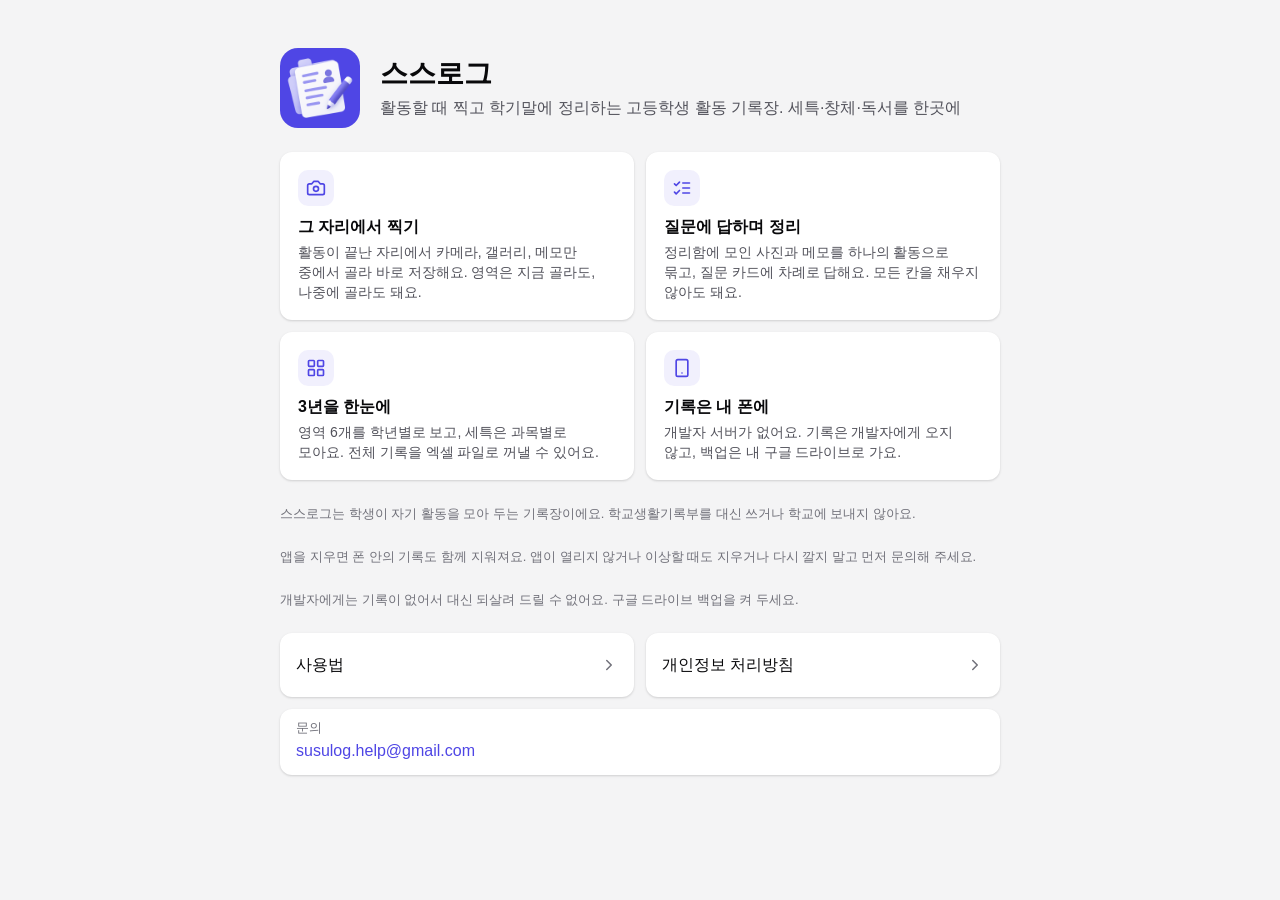
<file: index.html>
<!doctype html>
<html lang="ko">
<head>
<meta charset="utf-8">
<meta name="viewport" content="width=device-width, initial-scale=1">
<title>스스로그</title>
<meta name="description" content="활동할 때 찍고 학기말에 정리하는 고등학생 활동 기록장. 세특·창체·독서를 한곳에">
<link rel="icon" href="/favicon-32.png" sizes="32x32" type="image/png">
<link rel="apple-touch-icon" href="/icon-192.png">
<link rel="stylesheet" href="/style.css">
</head>
<body>
<main class="home">
  <header class="hero">
    <img class="hero-icon" src="/icon-192.png" alt="스스로그 앱 아이콘" width="72" height="72">
    <div class="hero-text">
      <h1>스스로그</h1>
      <p class="tagline">활동할 때 찍고 학기말에 정리하는 고등학생 활동 기록장. 세특·창체·독서를 한곳에</p>
    </div>
  </header>

  <ul class="card features">
    <li>
      <span class="feature-icon" aria-hidden="true"><svg width="20" height="20" viewBox="0 0 24 24" fill="none" stroke="currentColor" stroke-width="2" stroke-linecap="round" stroke-linejoin="round"><path d="M14.5 4h-5L7 7H4a2 2 0 0 0-2 2v9a2 2 0 0 0 2 2h16a2 2 0 0 0 2-2V9a2 2 0 0 0-2-2h-3l-2.5-3z"/><circle cx="12" cy="13" r="3"/></svg></span>
      <div class="feature-text">
        <h2>그 자리에서 찍기</h2>
        <p>활동이 끝난 자리에서 카메라, 갤러리, 메모만 중에서 골라 바로 저장해요. 영역은 지금 골라도, 나중에 골라도 돼요.</p>
      </div>
    </li>
    <li>
      <span class="feature-icon" aria-hidden="true"><svg width="20" height="20" viewBox="0 0 24 24" fill="none" stroke="currentColor" stroke-width="2" stroke-linecap="round" stroke-linejoin="round"><path d="M3 17l2 2 4-4"/><path d="M3 7l2 2 4-4"/><path d="M13 6h8"/><path d="M13 12h8"/><path d="M13 18h8"/></svg></span>
      <div class="feature-text">
        <h2>질문에 답하며 정리</h2>
        <p>정리함에 모인 사진과 메모를 하나의 활동으로 묶고, 질문 카드에 차례로 답해요. 모든 칸을 채우지 않아도 돼요.</p>
      </div>
    </li>
    <li>
      <span class="feature-icon" aria-hidden="true"><svg width="20" height="20" viewBox="0 0 24 24" fill="none" stroke="currentColor" stroke-width="2" stroke-linecap="round" stroke-linejoin="round"><rect x="3" y="3" width="7" height="7" rx="1"/><rect x="14" y="3" width="7" height="7" rx="1"/><rect x="14" y="14" width="7" height="7" rx="1"/><rect x="3" y="14" width="7" height="7" rx="1"/></svg></span>
      <div class="feature-text">
        <h2>3년을 한눈에</h2>
        <p>영역 6개를 학년별로 보고, 세특은 과목별로 모아요. 전체 기록을 엑셀 파일로 꺼낼 수 있어요.</p>
      </div>
    </li>
    <li>
      <span class="feature-icon" aria-hidden="true"><svg width="20" height="20" viewBox="0 0 24 24" fill="none" stroke="currentColor" stroke-width="2" stroke-linecap="round" stroke-linejoin="round"><rect x="5" y="2" width="14" height="20" rx="2"/><path d="M12 18h.01"/></svg></span>
      <div class="feature-text">
        <h2>기록은 내 폰에</h2>
        <p>개발자 서버가 없어요. 기록은 개발자에게 오지 않고, 백업은 내 구글 드라이브로 가요.</p>
      </div>
    </li>
  </ul>

  <p class="notice">스스로그는 학생이 자기 활동을 모아 두는 기록장이에요. 학교생활기록부를 대신 쓰거나 학교에 보내지 않아요.</p>
  <p class="notice">앱을 지우면 폰 안의 기록도 함께 지워져요. 앱이 열리지 않거나 이상할 때도 지우거나 다시 깔지 말고 먼저 문의해 주세요.</p>
  <p class="notice">개발자에게는 기록이 없어서 대신 되살려 드릴 수 없어요. 구글 드라이브 백업을 켜 두세요.</p>

  <nav class="card links" aria-label="안내">
    <a class="link-row" href="/guide">
      <span>사용법</span>
      <svg class="chevron" width="18" height="18" viewBox="0 0 24 24" fill="none" stroke="currentColor" stroke-width="2" stroke-linecap="round" stroke-linejoin="round" aria-hidden="true"><path d="M9 18l6-6-6-6"/></svg>
    </a>
    <a class="link-row" href="/privacy">
      <span>개인정보 처리방침</span>
      <svg class="chevron" width="18" height="18" viewBox="0 0 24 24" fill="none" stroke="currentColor" stroke-width="2" stroke-linecap="round" stroke-linejoin="round" aria-hidden="true"><path d="M9 18l6-6-6-6"/></svg>
    </a>
    <div class="contact">
      <span class="contact-label">문의</span>
      <a href="mailto:susulog.help@gmail.com">susulog.help@gmail.com</a>
    </div>
  </nav>
</main>
</body>
</html>
</file>
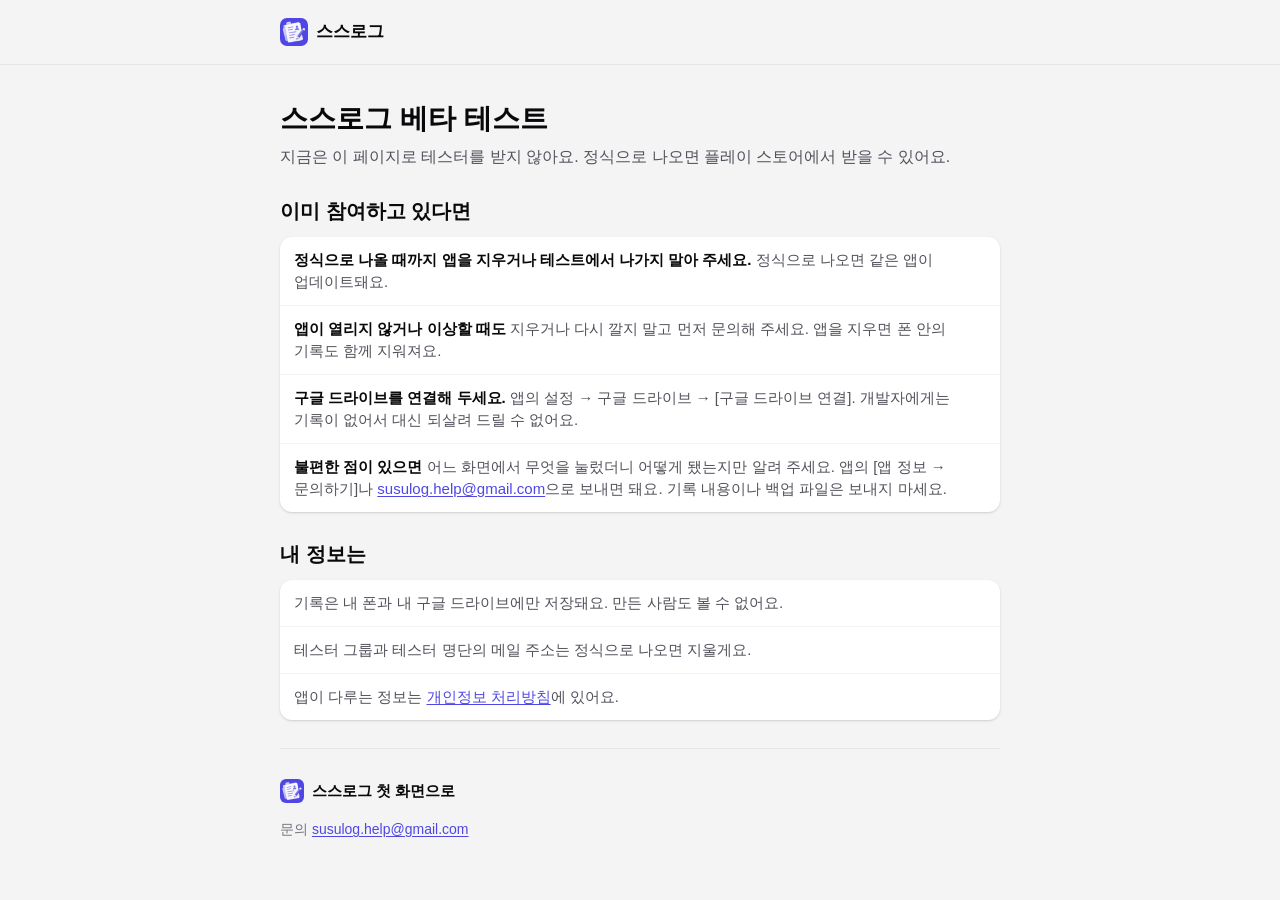
<file: beta/index.html>
<!doctype html>
<html lang="ko">
<head>
<meta charset="utf-8">
<meta name="viewport" content="width=device-width, initial-scale=1">
<title>스스로그 베타 테스트</title>
<meta name="description" content="스스로그 베타 테스트 안내">
<meta name="robots" content="noindex">
<link rel="icon" href="/favicon-32.png" sizes="32x32" type="image/png">
<link rel="apple-touch-icon" href="/icon-192.png">
<link rel="stylesheet" href="/style.css">
</head>
<body>
<header class="site-head">
  <div class="site-head-inner narrow">
    <a class="brand" href="/"><img src="/icon-192.png" alt="" width="28" height="28">스스로그</a>
  </div>
</header>

<main class="beta">
  <div class="beta-head">
    <h1>스스로그 베타 테스트</h1>
    <p>지금은 이 페이지로 테스터를 받지 않아요. 정식으로 나오면 플레이 스토어에서 받을 수 있어요.</p>
  </div>

  <section>
    <h2>이미 참여하고 있다면</h2>
    <ul class="card checks">
      <li><strong>정식으로 나올 때까지 앱을 지우거나 테스트에서 나가지 말아 주세요.</strong> 정식으로 나오면 같은 앱이 업데이트돼요.</li>
      <li><strong>앱이 열리지 않거나 이상할 때도</strong> 지우거나 다시 깔지 말고 먼저 문의해 주세요. 앱을 지우면 폰 안의 기록도 함께 지워져요.</li>
      <li><strong>구글 드라이브를 연결해 두세요.</strong> 앱의 설정 → 구글 드라이브 → [구글 드라이브 연결]. 개발자에게는 기록이 없어서 대신 되살려 드릴 수 없어요.</li>
      <li><strong>불편한 점이 있으면</strong> 어느 화면에서 무엇을 눌렀더니 어떻게 됐는지만 알려 주세요. 앱의 [앱 정보 → 문의하기]나 <a href="mailto:susulog.help@gmail.com">susulog.help@gmail.com</a>으로 보내면 돼요. 기록 내용이나 백업 파일은 보내지 마세요.</li>
    </ul>
  </section>

  <section>
    <h2>내 정보는</h2>
    <ul class="card checks">
      <li>기록은 내 폰과 내 구글 드라이브에만 저장돼요. 만든 사람도 볼 수 없어요.</li>
      <li>테스터 그룹과 테스터 명단의 메일 주소는 정식으로 나오면 지울게요.</li>
      <li>앱이 다루는 정보는 <a href="/privacy">개인정보 처리방침</a>에 있어요.</li>
    </ul>
  </section>

  <footer class="policy-foot">
    <a class="brand" href="/"><img src="/icon-192.png" alt="" width="24" height="24">스스로그 첫 화면으로</a>
    <p>문의 <a href="mailto:susulog.help@gmail.com">susulog.help@gmail.com</a></p>
  </footer>
</main>
</body>
</html>
</file>
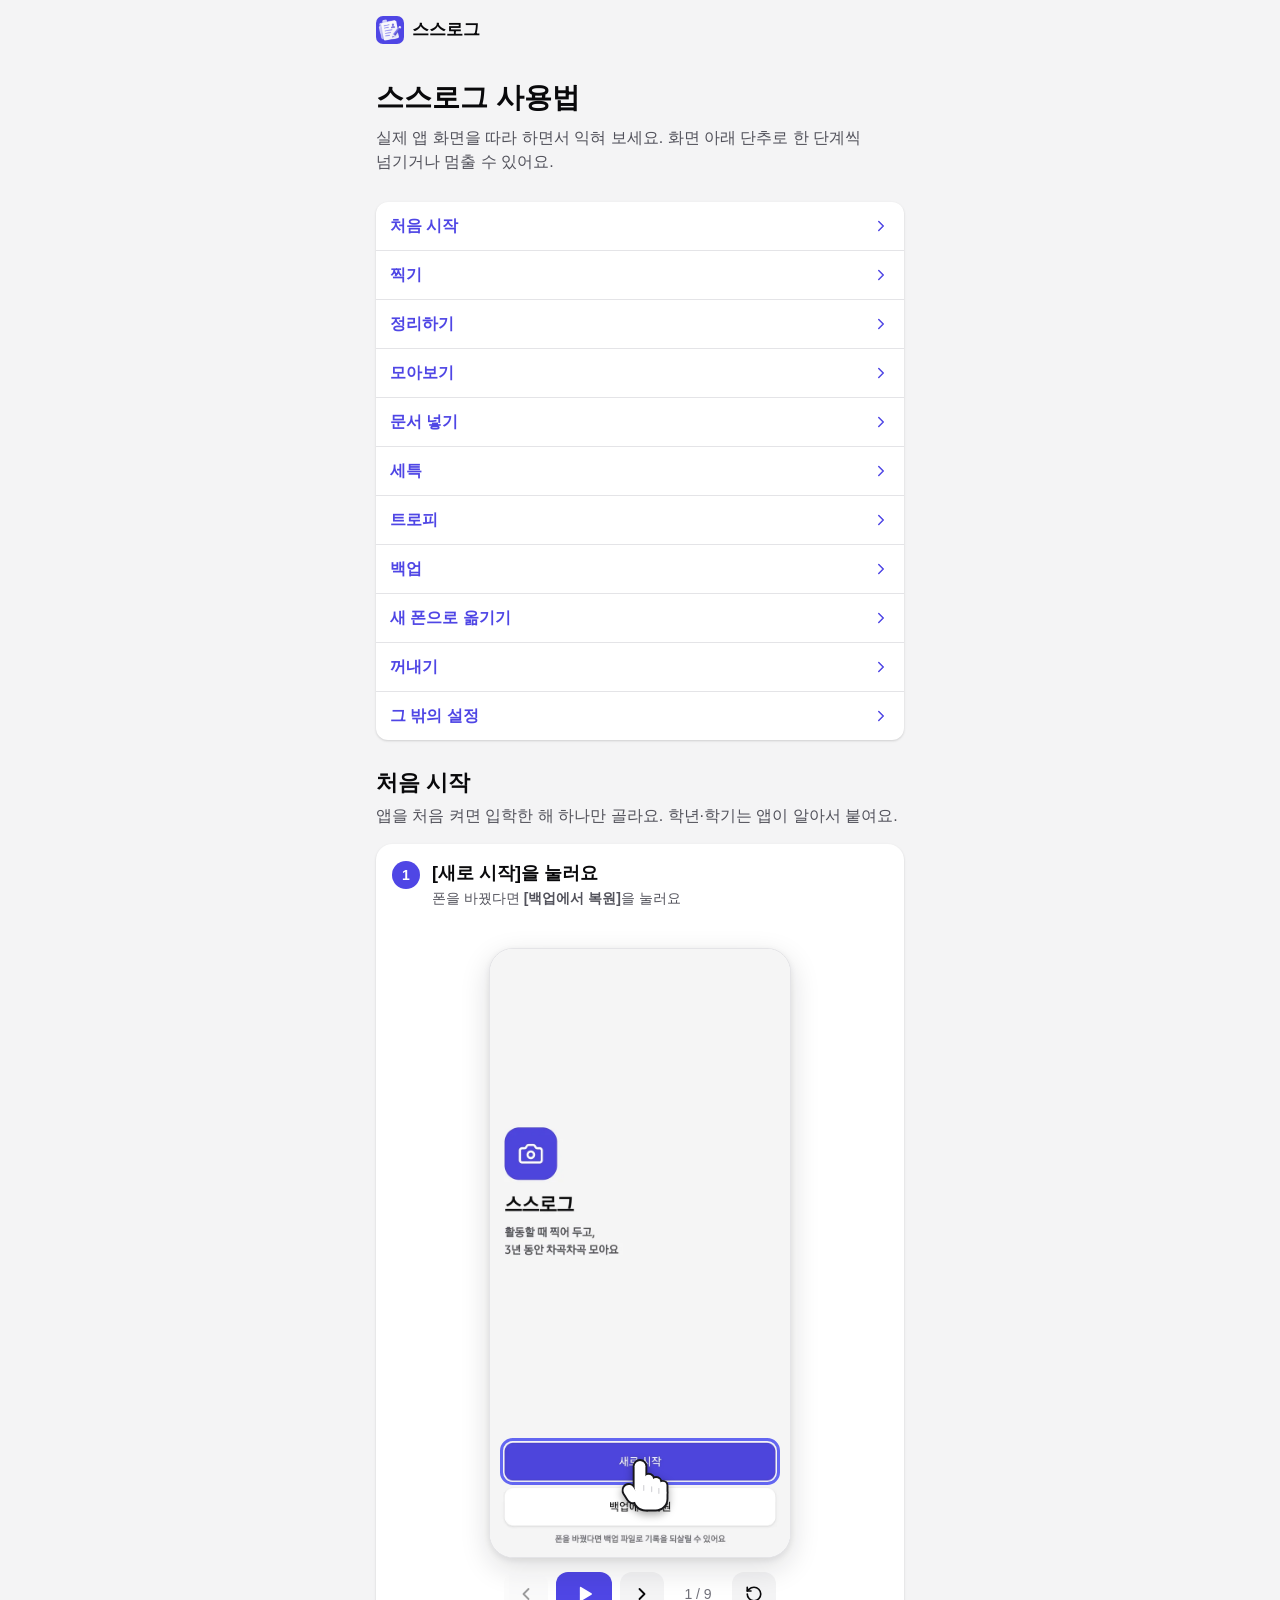
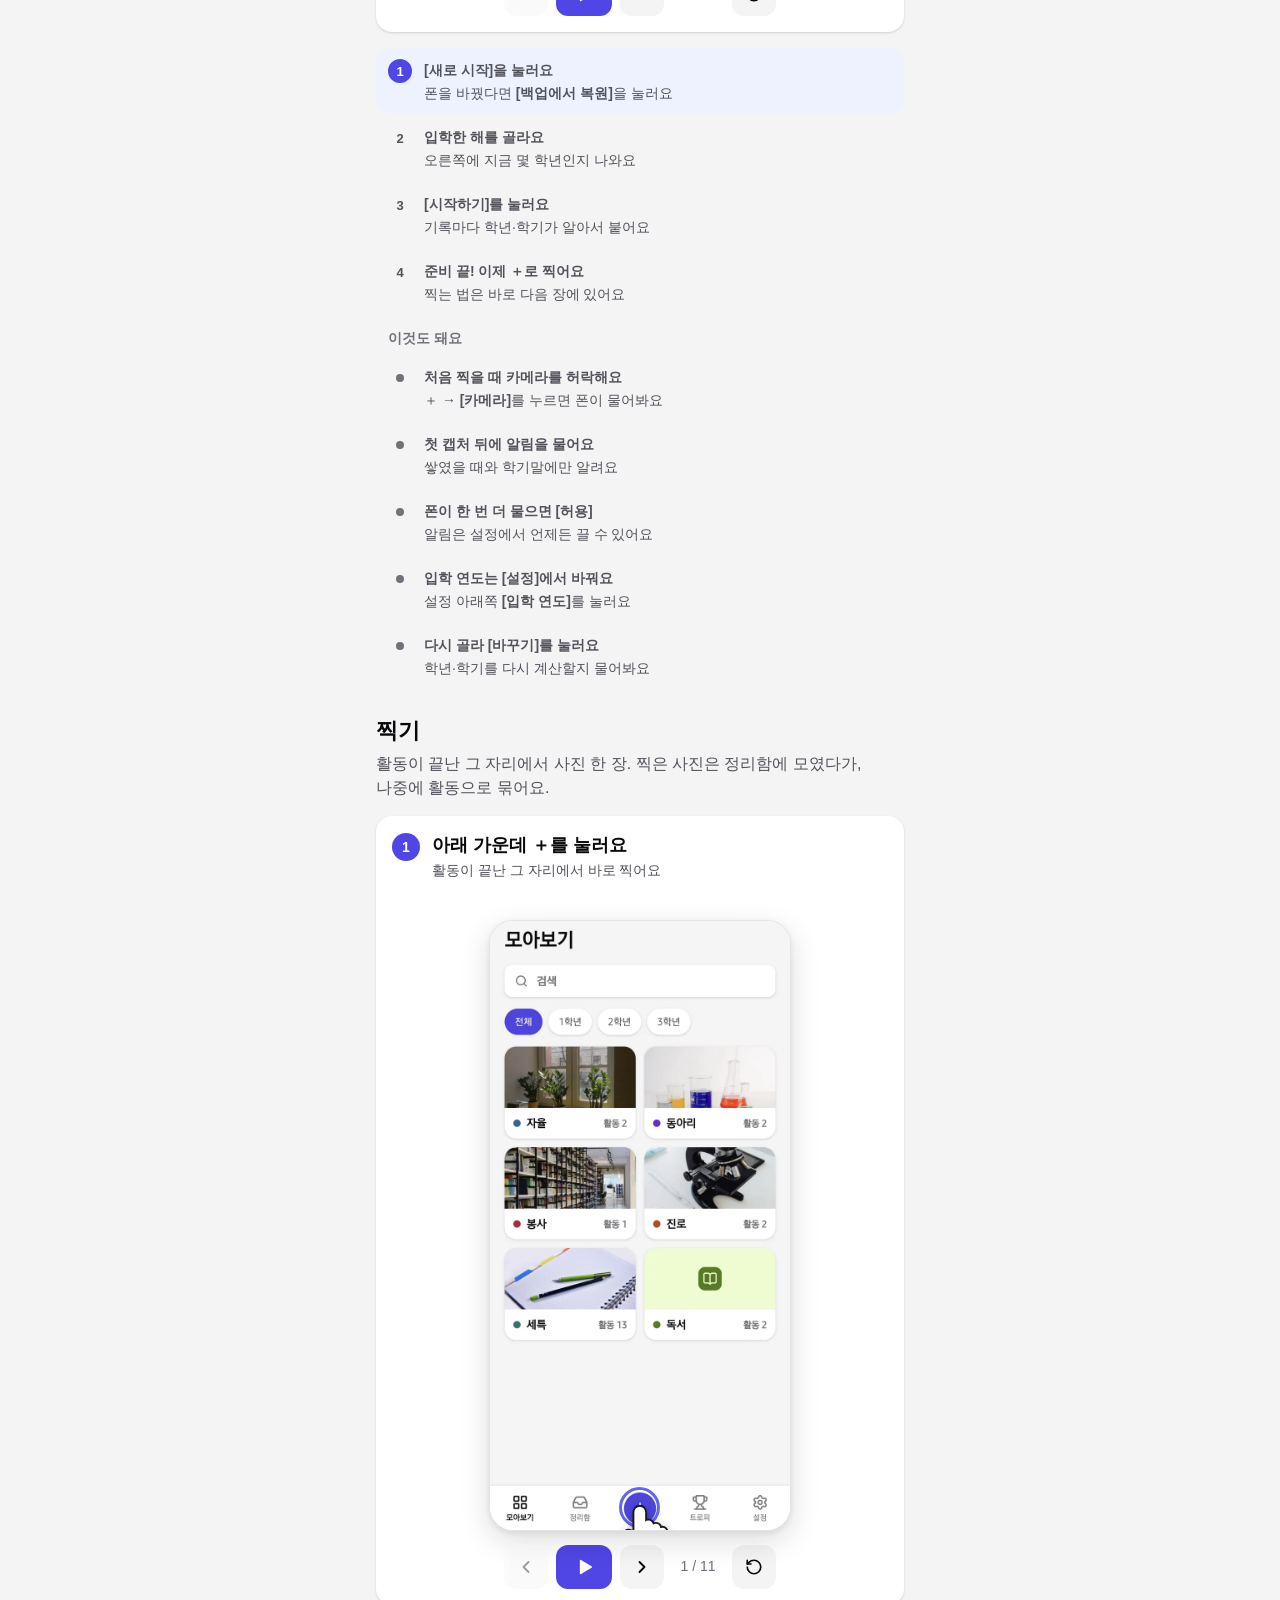
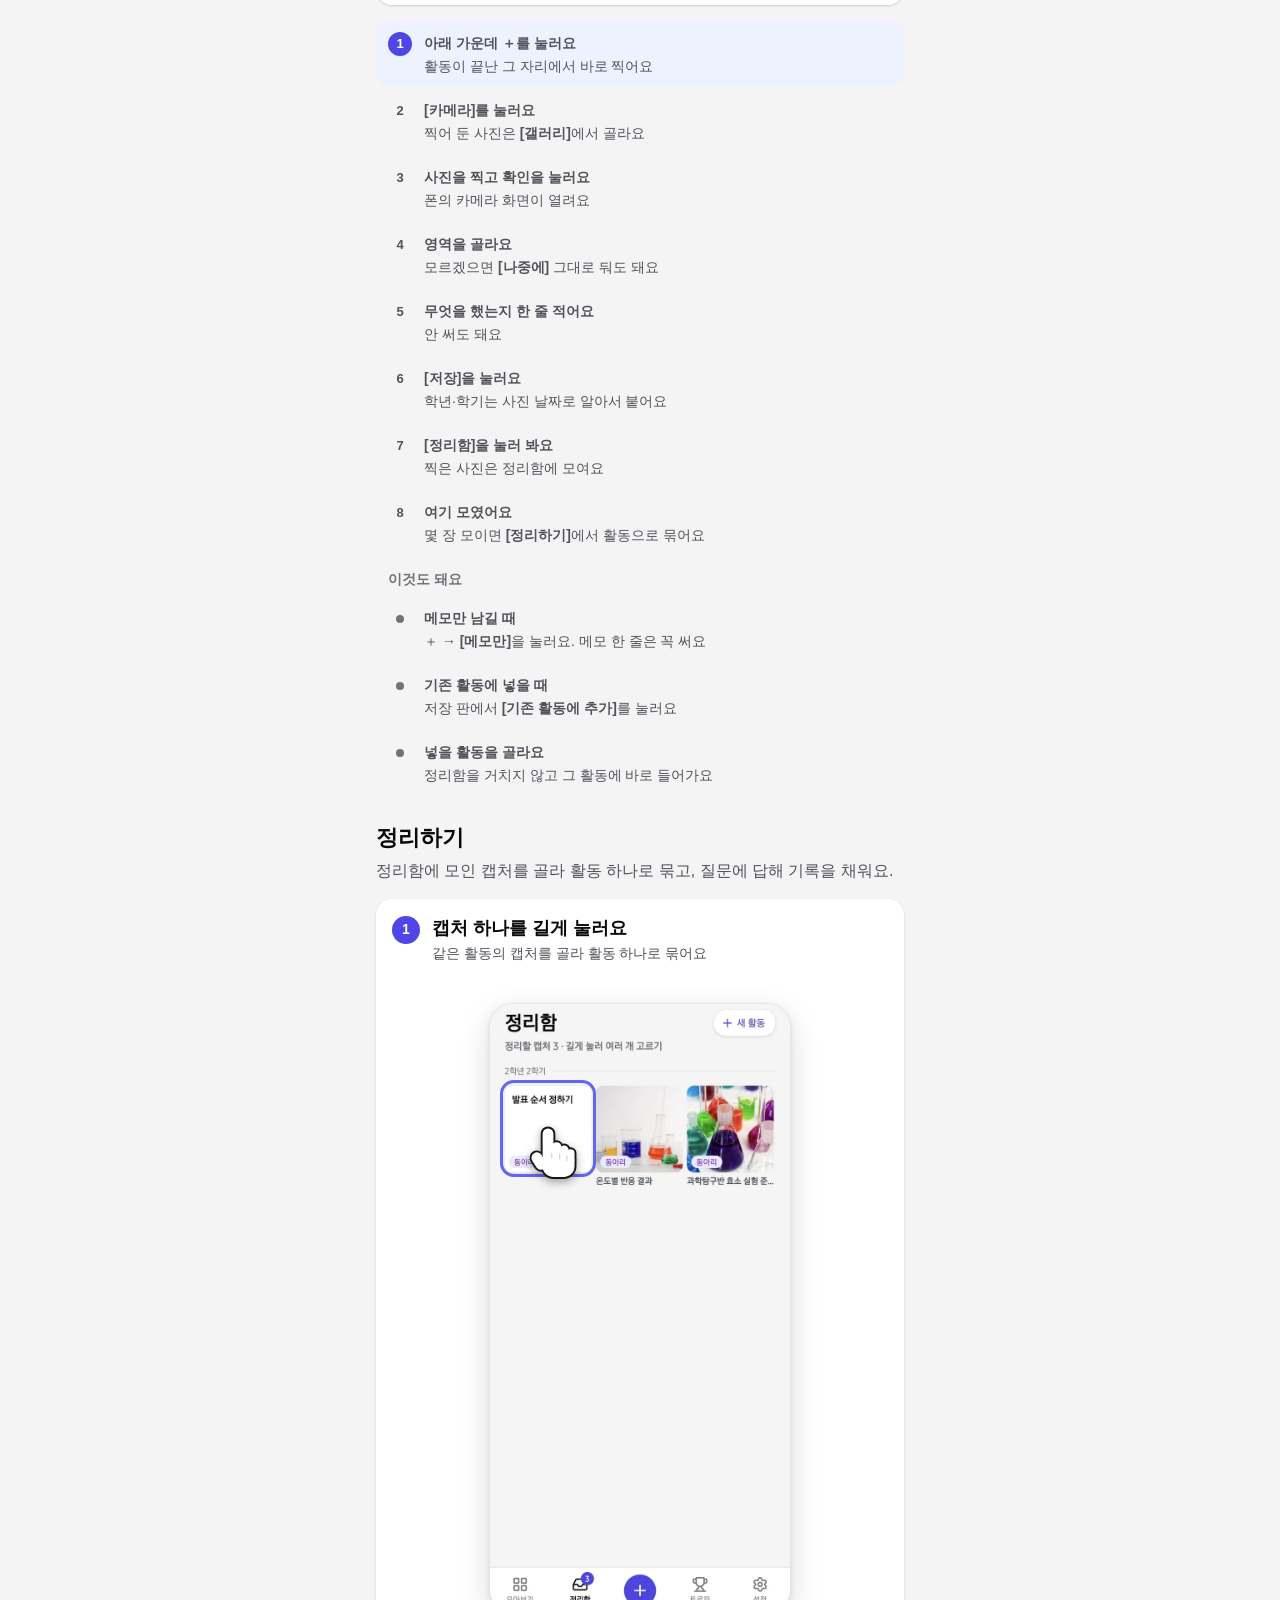
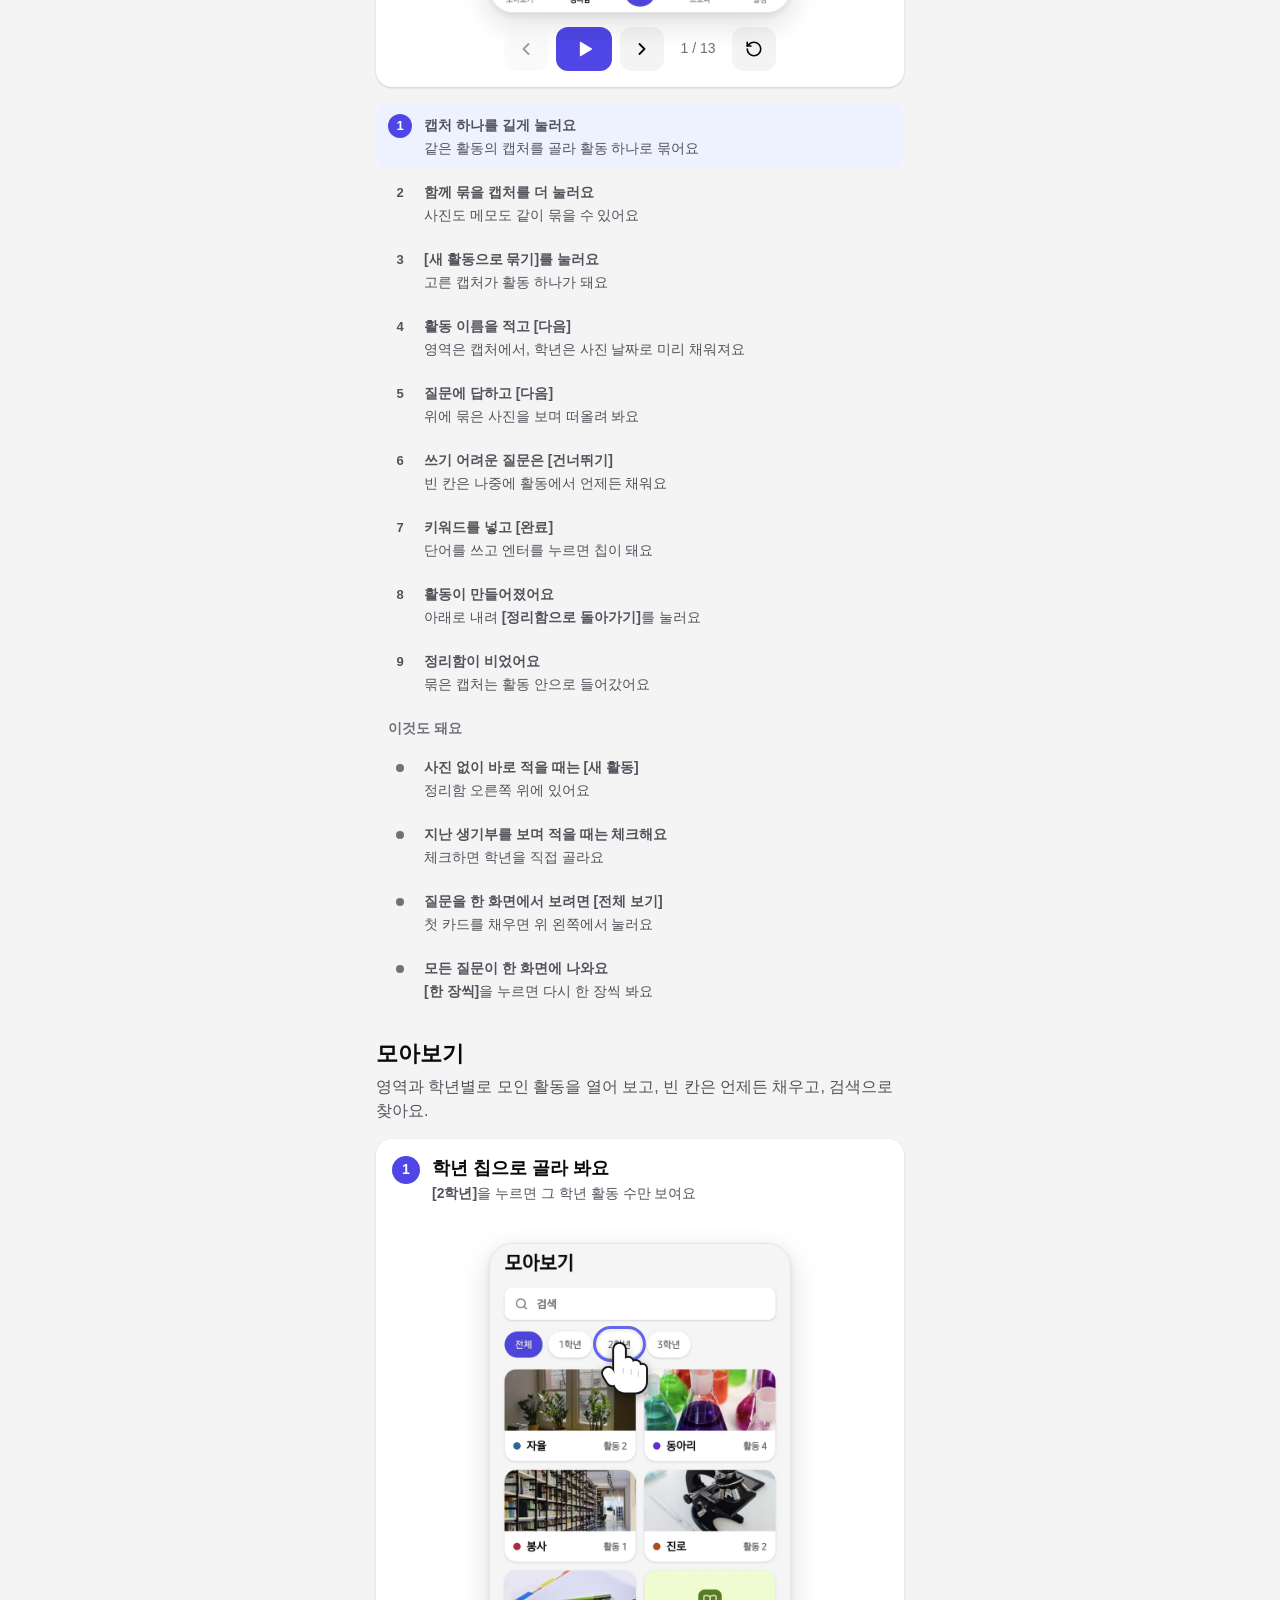
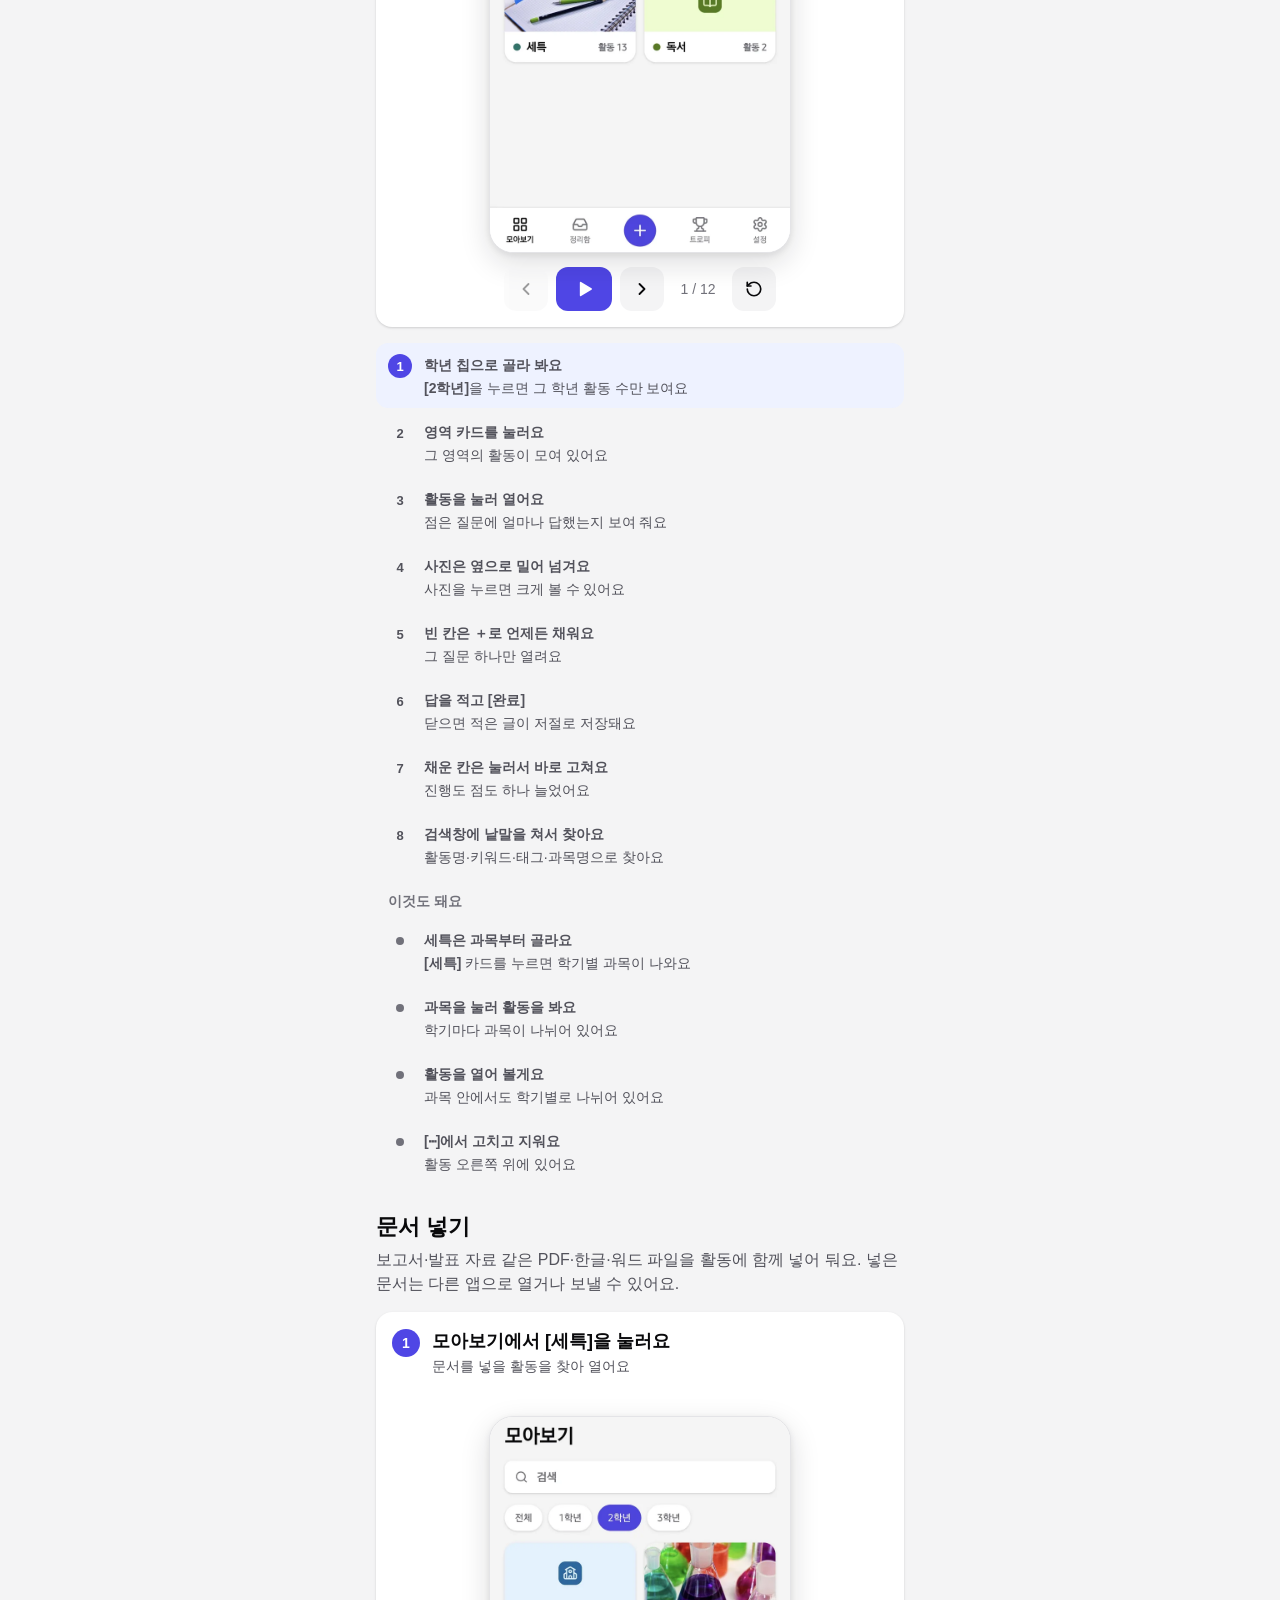
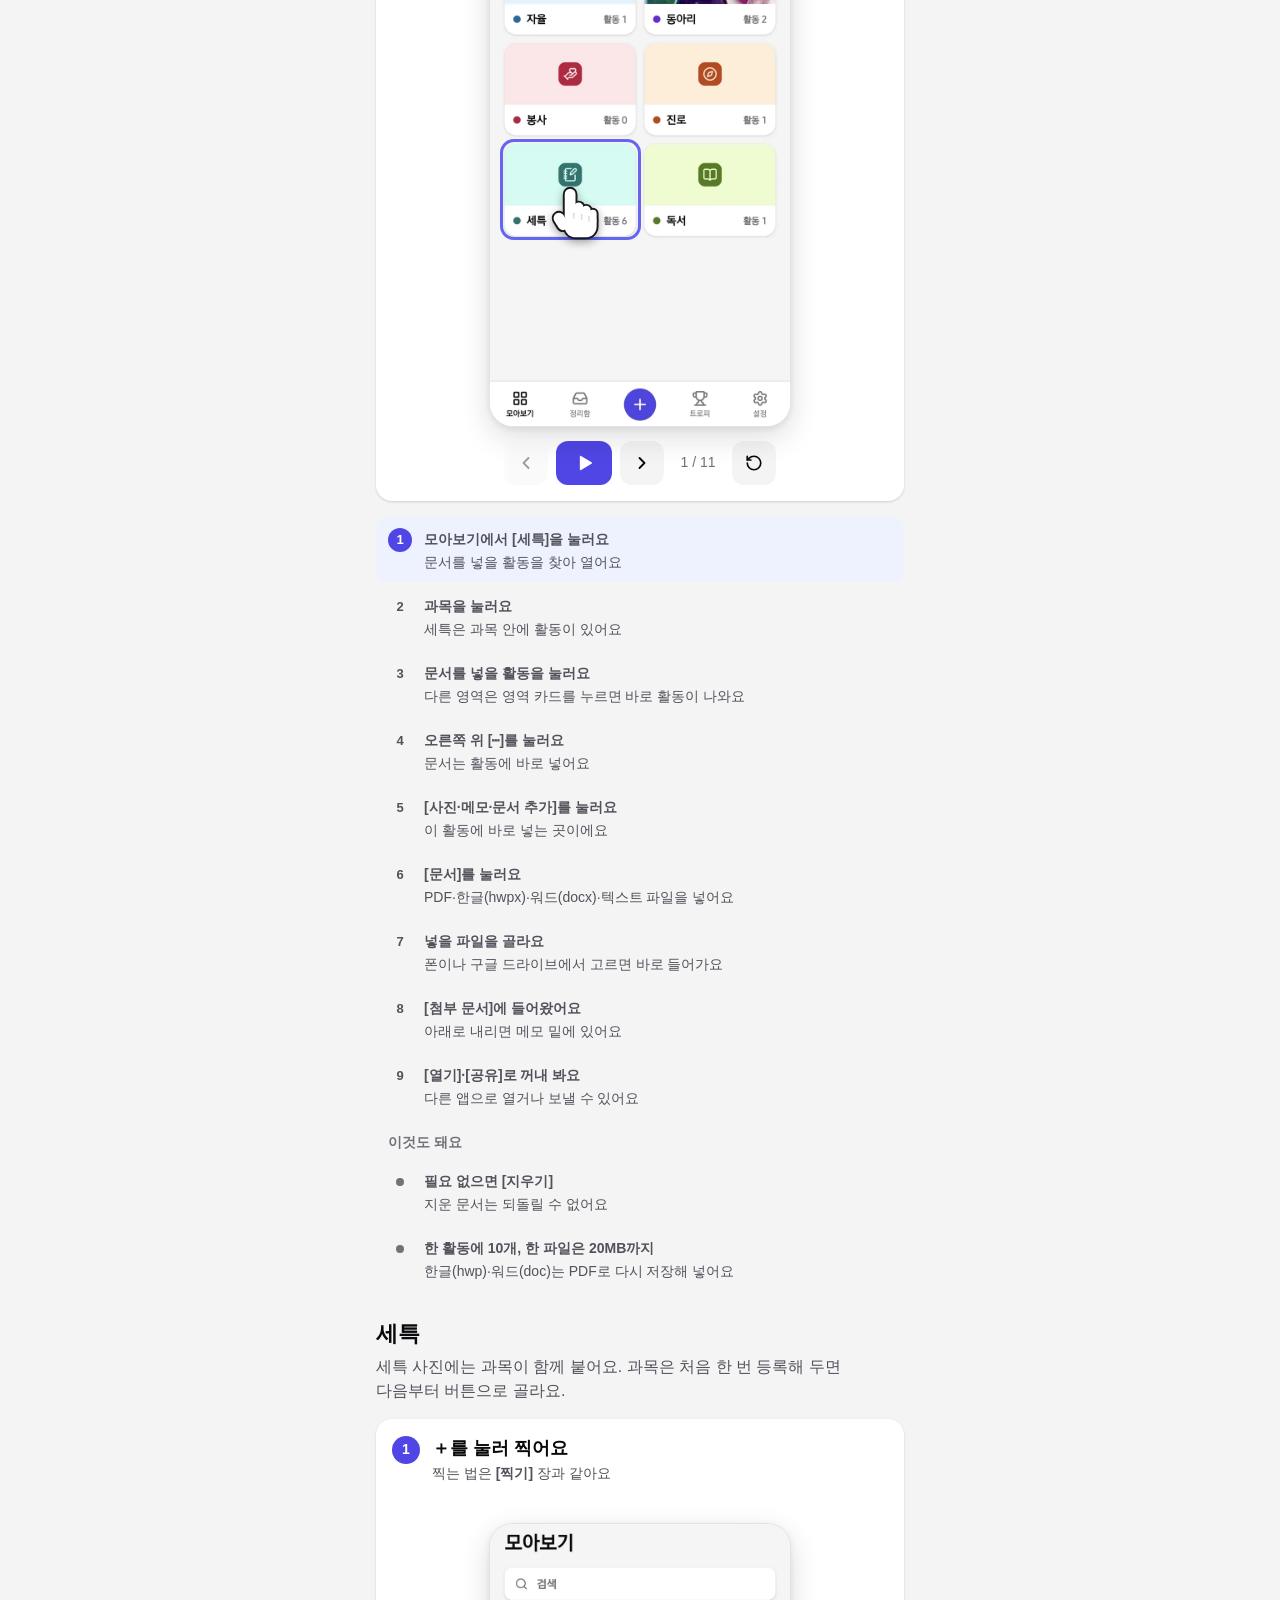
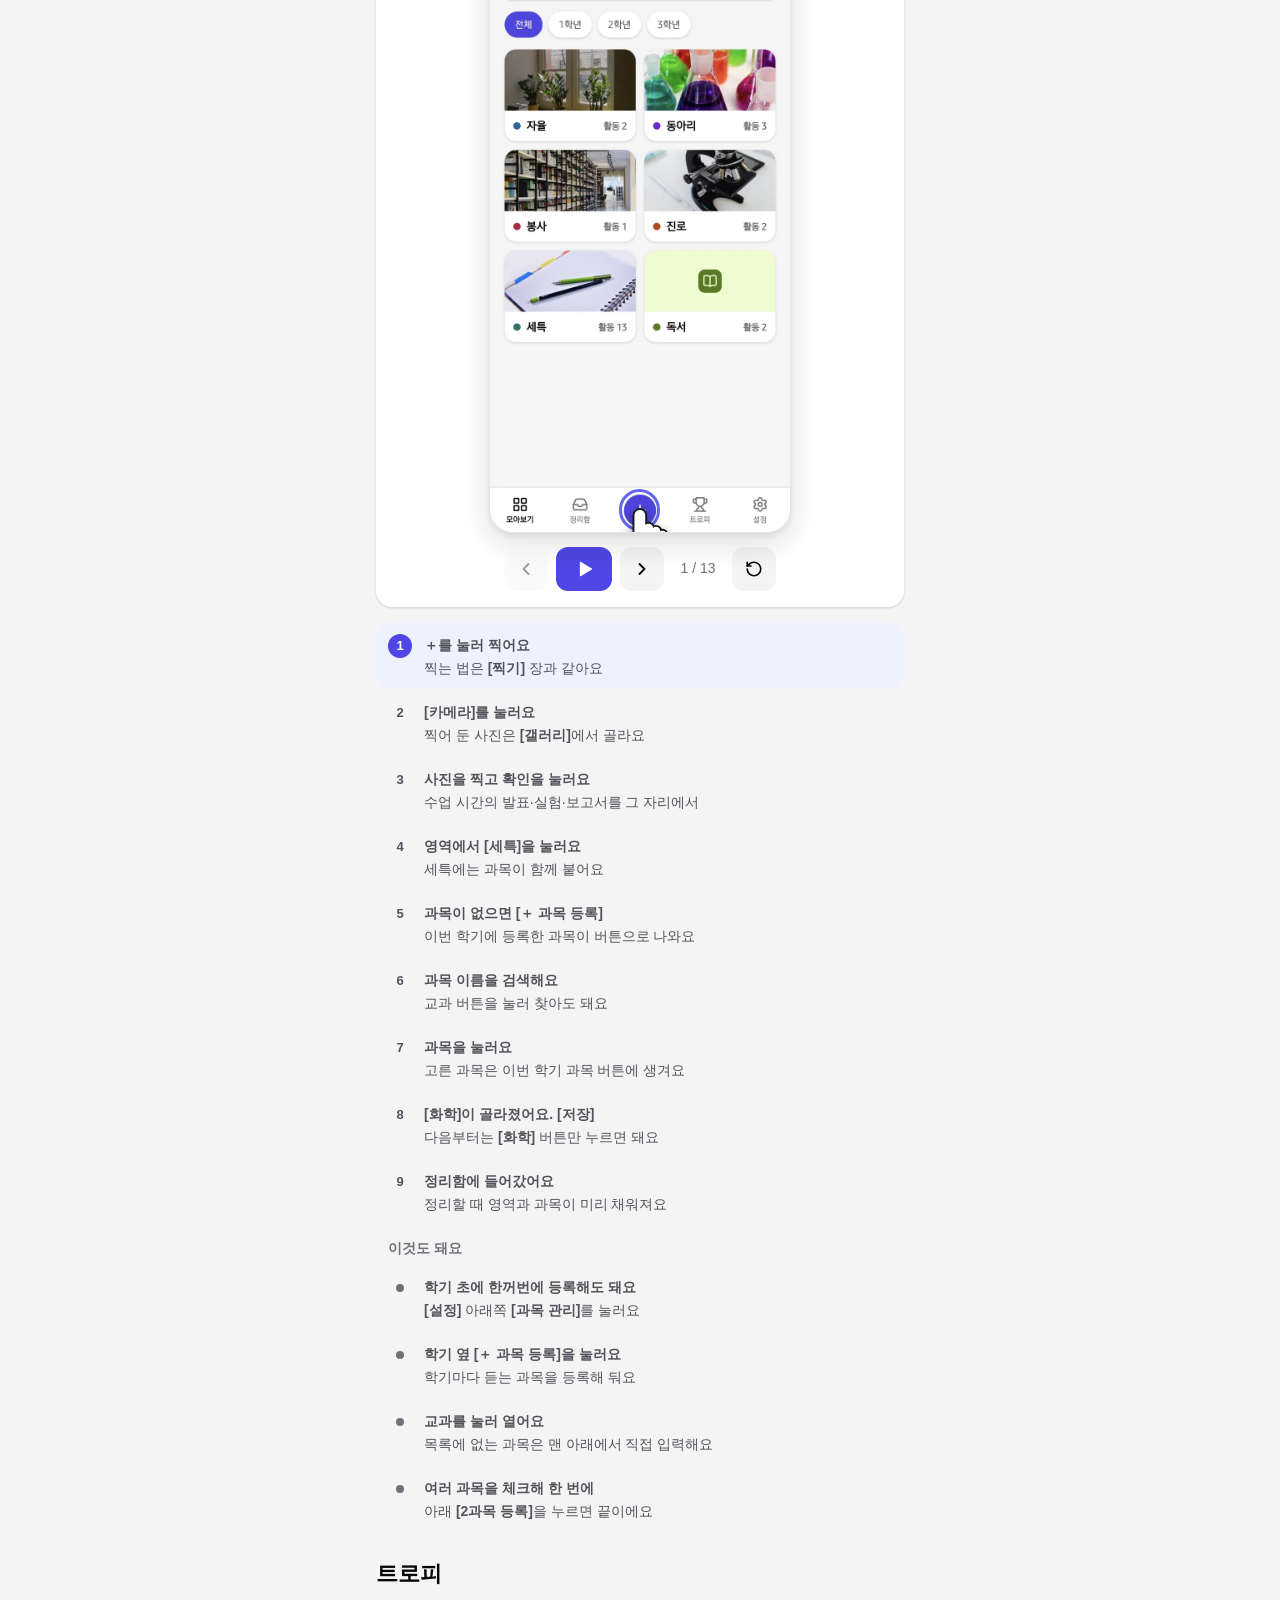
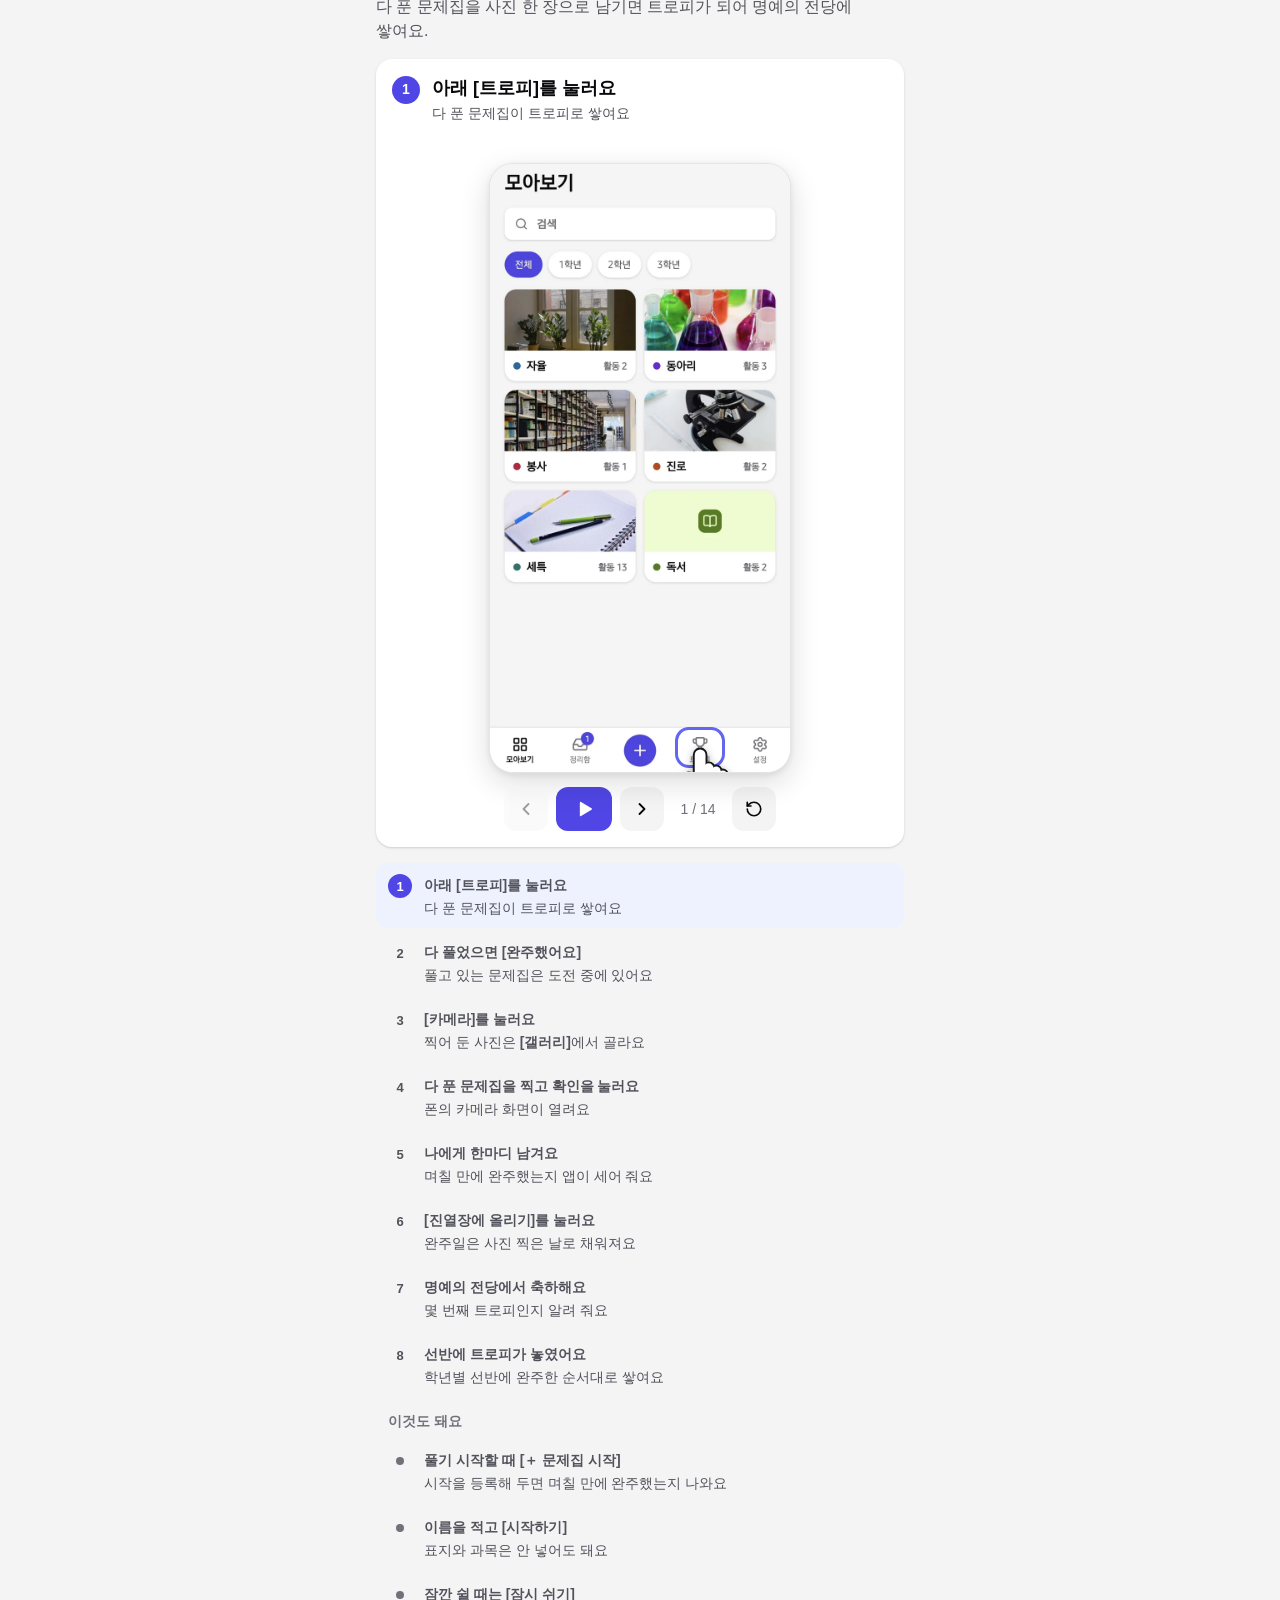
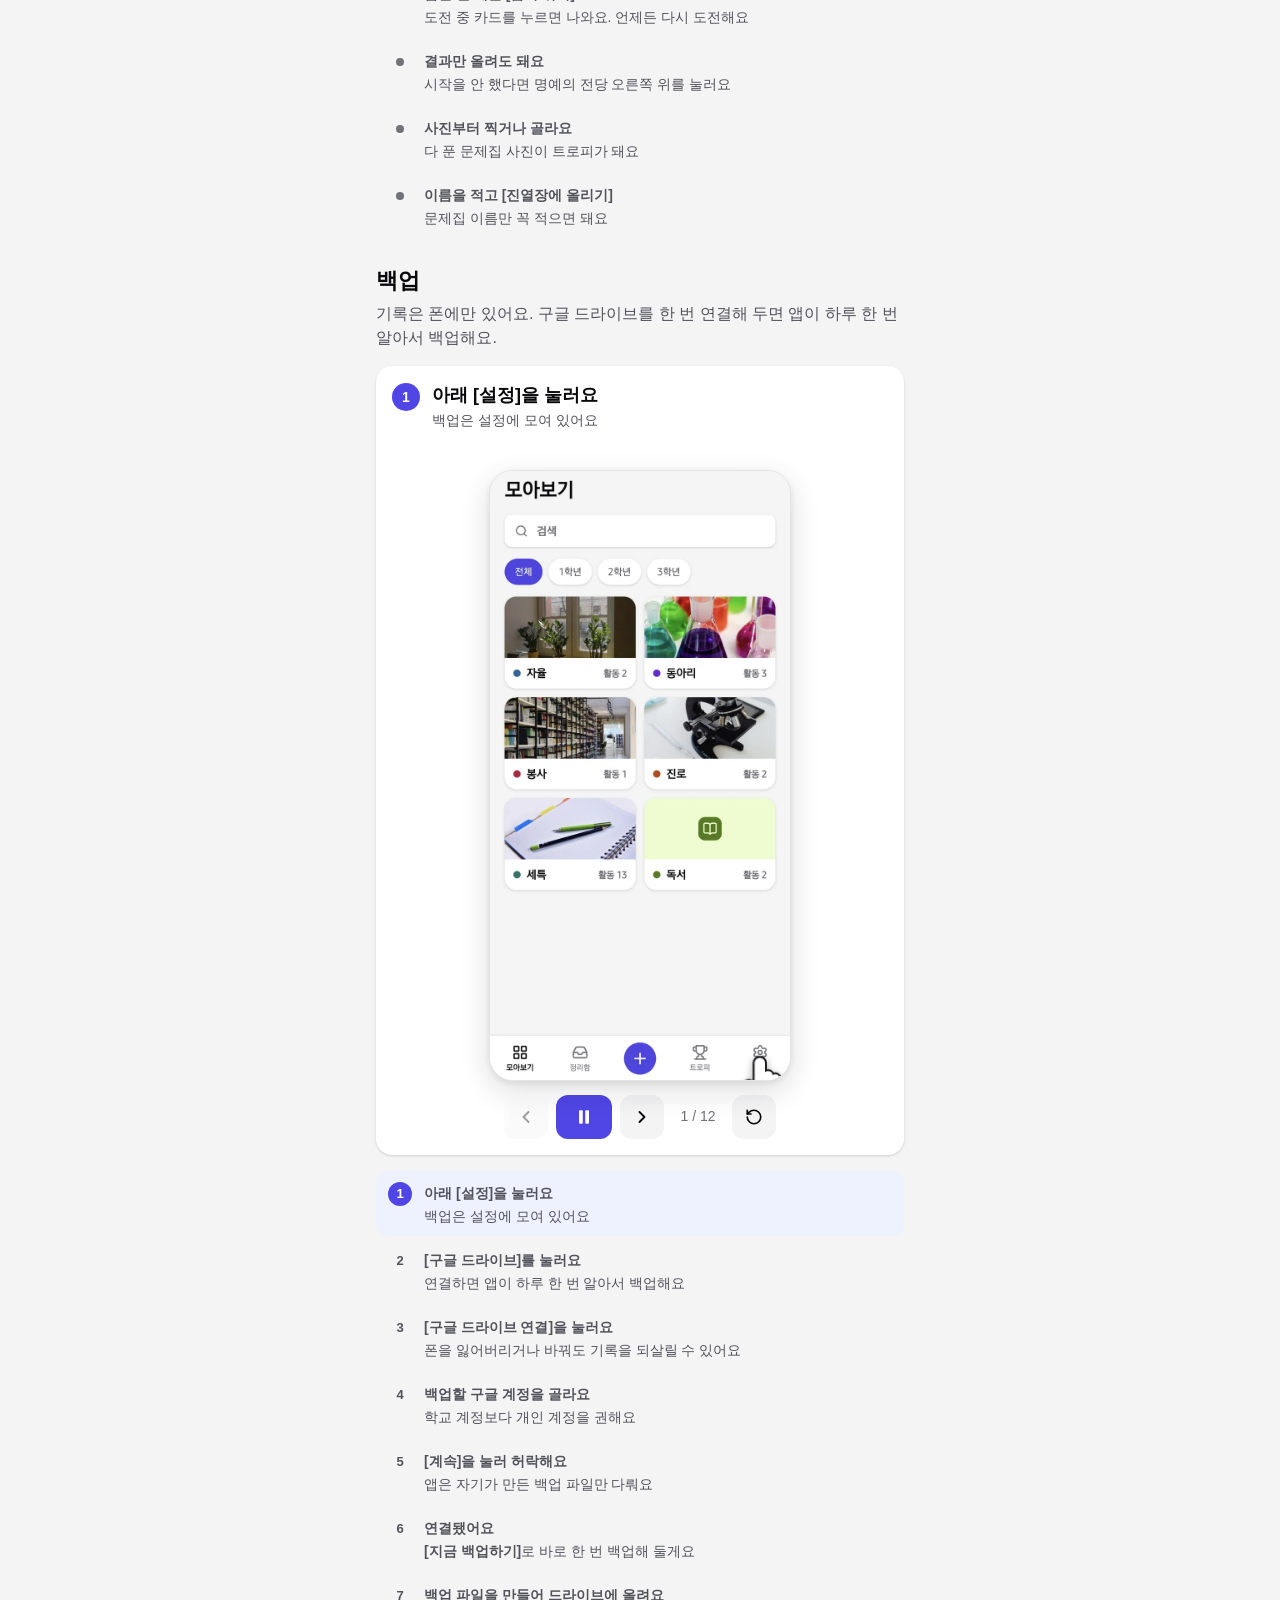
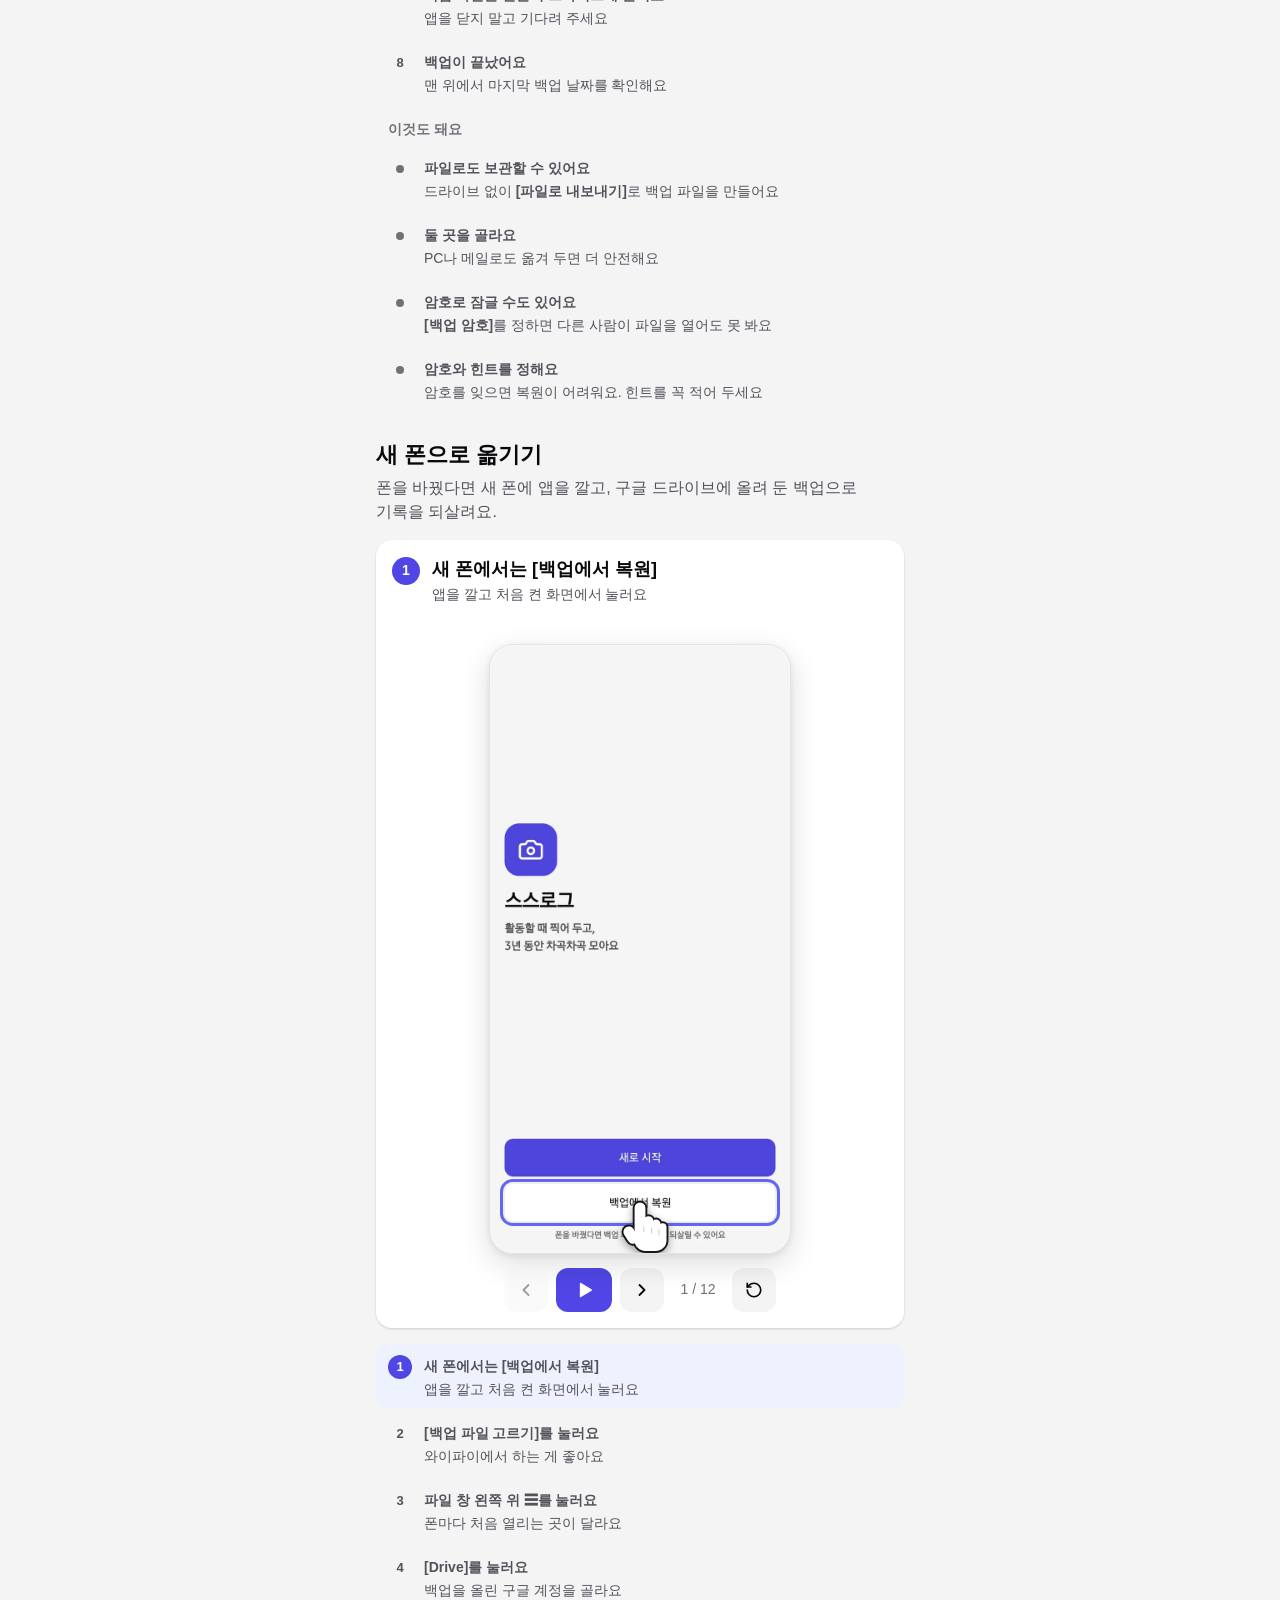
<file: guide/index.html>
<!doctype html>
<html lang="ko">
<head>
<meta charset="utf-8">
<meta name="viewport" content="width=device-width, initial-scale=1">
<title>스스로그 사용법</title>
<meta name="description" content="스스로그 앱을 실제 화면으로 따라 하며 익혀요. 처음 시작, 찍기, 정리하기, 모아보기, 세특, 트로피, 백업, 새 폰으로 옮기기">
<link rel="icon" href="/favicon-32.png" sizes="32x32" type="image/png">
<link rel="apple-touch-icon" href="/icon-192.png">
<style>
/* 앱·사이트와 같은 디자인 기본 틀(docs/design.md): zinc 회색 + 남색 하나, 폰 기본 글꼴.
   한 줄 짜임: 좁은 한 단 · 장마다 [설명 글 → 실제 화면 → 단추] 재생기 + 그 아래 단계 글 */
:root {
  --page: #F4F4F5; --card: #FFFFFF; --muted: #F4F4F5; --line: #E4E4E7;
  --text: #09090B; --sub: #52525B; --faint: #71717A;
  --accent: #4F46E5; --on-accent: #FFFFFF; --tint: #EEF2FF;
  --draft-bg: #FEF9C3; --draft-fg: #A16207;
  --shadow: 0 1px 2px rgba(0,0,0,.06), 0 1px 3px rgba(0,0,0,.10);
  --screen-shadow: 0 10px 30px rgba(24,24,27,.14), 0 2px 6px rgba(24,24,27,.08);
  /* 화면 위 효과: 캡처는 늘 밝은 화면이라 테마와 관계없이 같은 색 */
  --caret: #3A8477; --app-accent: #4F46E5; --app-track: #E4E4E7; --app-muted: #71717A; --fx: #6366F1; --fx-soft: rgba(99,102,241,.24); --fx-ripple: rgba(99,102,241,.34); --fx-shade: rgba(9,9,11,.58);
  --font: -apple-system, BlinkMacSystemFont, 'Apple SD Gothic Neo', 'Noto Sans KR', 'Malgun Gothic', sans-serif;
}
@media (prefers-color-scheme: dark) {
  :root:not([data-theme="light"]) {
    --page: #09090B; --card: #18181B; --muted: #27272A; --line: #27272A;
    --text: #FAFAFA; --sub: #D4D4D8; --faint: #A1A1AA;
    --accent: #818CF8; --on-accent: #1E1B4B; --tint: #1E1B4B;
    --draft-bg: #422006; --draft-fg: #FDE047;
    --shadow: inset 0 1px 0 rgba(255,255,255,.06);
    --screen-shadow: 0 10px 30px rgba(0,0,0,.5);
    color-scheme: dark;
  }
}
:root[data-theme="dark"] {
  --page: #09090B; --card: #18181B; --muted: #27272A; --line: #27272A;
  --text: #FAFAFA; --sub: #D4D4D8; --faint: #A1A1AA;
  --accent: #818CF8; --on-accent: #1E1B4B; --tint: #1E1B4B;
  --draft-bg: #422006; --draft-fg: #FDE047;
  --shadow: inset 0 1px 0 rgba(255,255,255,.06);
  --screen-shadow: 0 10px 30px rgba(0,0,0,.5);
  color-scheme: dark;
}
body { background: var(--page); color: var(--text); font: 16px/1.5 var(--font); word-break: keep-all; overflow-wrap: anywhere; }
.page {
  max-width: 560px; margin: 0 auto; box-sizing: border-box;
  padding-block: 28px 64px;
  padding-left: max(16px, env(safe-area-inset-left, 0px));
  padding-right: max(16px, env(safe-area-inset-right, 0px));
  display: flex; flex-direction: column; gap: 28px;
}
[hidden] { display: none !important; }
h1, h2, h3, p, ol, ul { margin: 0; }
h1, h2 { text-wrap: balance; }
.draft { align-self: flex-start; padding: 2px 8px; border-radius: 999px; background: var(--draft-bg); color: var(--draft-fg); font-size: 12px; line-height: 18px; font-weight: 600; }
.intro { display: flex; flex-direction: column; gap: 10px; }
.intro h1 { font-size: 28px; line-height: 36px; font-weight: 700; }
.intro p { color: var(--sub); }

.toc { display: flex; flex-direction: column; border-radius: 12px; background: var(--card); box-shadow: var(--shadow); overflow: hidden; }
.toc > * { display: flex; align-items: center; gap: 10px; min-height: 48px; padding: 0 14px; border-top: 1px solid var(--line); font-size: 16px; text-decoration: none; color: var(--text); }
.toc > *:first-child { border-top: 0; }
.toc .soon { color: var(--faint); }
.toc .soon small { margin-left: auto; font-size: 13px; }
.toc a { font-weight: 600; color: var(--accent); }
.toc a svg { margin-left: auto; }
.toc a:focus-visible { outline: 2px solid var(--accent); outline-offset: -2px; }

.chapter { display: flex; flex-direction: column; gap: 16px; scroll-margin-top: 16px; }
.chapter > header { display: flex; flex-direction: column; gap: 6px; }
.chapter h2 { font-size: 22px; line-height: 30px; font-weight: 700; }
.chapter > header p { color: var(--sub); }

.player { display: flex; flex-direction: column; gap: 14px; padding: 16px; border-radius: 16px; background: var(--card); box-shadow: var(--shadow); }
.cap { display: flex; gap: 12px; align-items: flex-start; min-height: 74px; }
.cap .num { flex: none; display: grid; place-items: center; width: 28px; height: 28px; margin-top: 1px; border-radius: 999px; background: var(--accent); color: var(--on-accent); font-size: 14px; font-weight: 700; font-variant-numeric: tabular-nums; }
.cap .more { flex: none; margin-top: 3px; padding: 2px 8px; border-radius: 999px; background: var(--tint); color: var(--accent); font-size: 12px; line-height: 18px; font-weight: 700; white-space: nowrap; }
.cap .txt { min-width: 0; display: flex; flex-direction: column; gap: 2px; }
.cap .main { font-size: 18px; line-height: 26px; font-weight: 600; text-wrap: balance; }
.cap .sub { font-size: 14px; line-height: 20px; color: var(--sub); }

.screen {
  position: relative; align-self: center; overflow: hidden;
  width: min(100%, 300px, calc((100vh - 270px) * 0.4932));
  width: min(100%, 300px, calc((100svh - 270px) * 0.4932));
  min-width: min(100%, 220px);
  aspect-ratio: 720 / 1460; max-width: 100%;
  border-radius: 24px; border: 1px solid var(--line); background: #FFFFFF; box-shadow: var(--screen-shadow);
  isolation: isolate;
}
.zoom, .layer, .fx { position: absolute; inset: 0; }
.zoom { overflow: hidden; }
.layer { width: 100%; height: 100%; object-fit: cover; display: block; }
.dim { position: absolute; inset: 0; background: #000; opacity: 0; }
.flash { position: absolute; inset: 0; background: #FFFFFF; opacity: 0; }
.typing { clip-path: inset(0 100% 0 0); }
.hold { position: absolute; left: 0; top: 0; opacity: 0; overflow: visible; pointer-events: none; }
.hold .bg { fill: var(--fx-soft); }
.hold .arc { fill: none; stroke: var(--fx); stroke-width: 7; stroke-linecap: round; stroke-dasharray: 100; stroke-dashoffset: 100; transform: rotate(-90deg); transform-origin: 50% 50%; }
.caret { position: absolute; width: 2px; background: var(--caret); opacity: 0; }
.spot { position: absolute; opacity: 0; box-shadow: 0 0 0 9999px var(--fx-shade); outline: 3px solid var(--fx); outline-offset: 3px; pointer-events: none; }
.ring { position: absolute; opacity: 0; border: 3px solid var(--fx); box-sizing: border-box; pointer-events: none; }
.press { position: absolute; opacity: 0; background: var(--fx-soft); pointer-events: none; }
.ripple { position: absolute; left: 0; top: 0; opacity: 0; border-radius: 999px; background: var(--fx-ripple); border: 2px solid var(--fx); box-sizing: border-box; pointer-events: none; }
.spin { position: absolute; left: 0; top: 0; opacity: 0; pointer-events: none; }
.spin svg { display: block; width: 100%; height: 100%; animation: spin-turn 1.6s linear infinite; }
.spin circle { fill: none; stroke: var(--app-accent); stroke-width: 5; stroke-linecap: round; stroke-dasharray: 1 200; stroke-dashoffset: 0; animation: spin-arc 1.4s ease-in-out infinite; }
@keyframes spin-turn { to { transform: rotate(360deg); } }
@keyframes spin-arc { 0% { stroke-dasharray: 1 200; stroke-dashoffset: 0; } 50% { stroke-dasharray: 90 200; stroke-dashoffset: -35; } 100% { stroke-dasharray: 90 200; stroke-dashoffset: -124; } }
@media (prefers-reduced-motion: reduce) { .spin svg, .spin circle { animation: none; stroke-dasharray: 90 200; } }
/* 복원 중 화면의 진행 막대·숫자: 캡처에서 지우고 페이지가 그려 차오르게 (CHAPTERS.move.bars) */
.bar { position: absolute; left: 0; top: 0; opacity: 0; overflow: hidden; border-radius: 999px; background: var(--app-track); }
.bar i { display: block; width: 0; height: 100%; border-radius: 999px; background: var(--app-accent); }
.barcount { position: absolute; left: 0; top: 0; opacity: 0; transform: translate(-100%, -50%); color: var(--app-muted); font-family: var(--font); font-weight: 400; line-height: 1; font-variant-numeric: tabular-nums; white-space: nowrap; }
/* 가운데 창 안의 진행 숫자: 캡처에서 지우고 페이지가 그려 올라가게 (CHAPTERS.<장>.counts) */
.dcount { position: absolute; left: 0; top: 0; opacity: 0; transform: translate(0, -50%); color: #52525B; font-family: var(--font); font-weight: 400; line-height: 1; font-variant-numeric: tabular-nums; white-space: nowrap; pointer-events: none; }
.finger { position: absolute; left: 0; top: 0; opacity: 0; filter: drop-shadow(0 3px 4px rgba(0,0,0,.35)); pointer-events: none; transform-origin: 39% 5%; }

.controls { display: flex; align-items: center; justify-content: center; gap: 8px; flex-wrap: wrap; }
.controls button {
  display: inline-flex; align-items: center; justify-content: center; gap: 6px;
  min-width: 44px; height: 44px; padding: 0 12px; box-sizing: border-box;
  border: 0; border-radius: 12px; background: var(--muted); color: var(--text);
  font: 600 15px/1 var(--font); cursor: pointer;
}
.controls button.primary { background: var(--accent); color: var(--on-accent); min-width: 56px; }
.controls button:disabled { opacity: .4; cursor: default; }
.controls button:focus-visible, .steps button:focus-visible { outline: 2px solid var(--accent); outline-offset: 2px; }
.controls .count { min-width: 52px; text-align: center; font-size: 14px; color: var(--faint); font-variant-numeric: tabular-nums; }
.controls .again[data-hot="1"] { background: var(--tint); color: var(--accent); }

.steps { list-style: none; padding: 0; display: flex; flex-direction: column; gap: 2px; }
.steps button {
  width: 100%; display: flex; gap: 12px; align-items: flex-start; text-align: left;
  padding: 10px 12px; border: 0; border-radius: 12px; background: transparent; color: var(--text);
  font: inherit; cursor: pointer;
}
.steps button[aria-current="step"] { background: var(--tint); }
.steps .n { flex: none; display: grid; place-items: center; width: 24px; height: 24px; margin-top: 1px; border-radius: 999px; background: var(--muted); color: var(--sub); font-size: 13px; font-weight: 700; font-variant-numeric: tabular-nums; }
.steps .dot { flex: none; width: 8px; height: 8px; margin: 9px 8px 0; border-radius: 999px; background: var(--faint); }
.steps button[aria-current="step"] .n { background: var(--accent); color: var(--on-accent); }
.steps button[aria-current="step"] .dot { background: var(--accent); }
.steps .t { display: flex; flex-direction: column; gap: 1px; min-width: 0; }
.steps .t b { font-weight: 600; }
.steps .t span { font-size: 14px; line-height: 20px; color: var(--sub); }
.list h3 { margin: 14px 12px 6px; font-size: 14px; font-weight: 700; color: var(--faint); }

/* 사이트 머리줄 (사이트 style.css의 .site-head·.brand와 같은 값, 폭은 이 페이지 본문 560에 맞춤) */
body { margin: 0; }
.site-head-inner {
  max-width: 560px; margin: 0 auto; box-sizing: border-box; padding-top: 8px;
  padding-left: max(16px, env(safe-area-inset-left, 0px));
  padding-right: max(16px, env(safe-area-inset-right, 0px));
}
.brand { display: inline-flex; align-items: center; gap: 8px; min-height: 44px; color: var(--text); text-decoration: none; font-size: 17px; line-height: 24px; font-weight: 700; }
.brand img { width: 28px; height: 28px; border-radius: 7px; }
.brand:focus-visible { outline: 2px solid var(--accent); outline-offset: 2px; border-radius: 8px; }
</style>
</head>
<body>
<header class="site-head">
  <div class="site-head-inner">
    <a class="brand" href="/"><img src="/icon-192.png" alt="" width="28" height="28">스스로그</a>
  </div>
</header>

<main class="page">
  <header class="intro">
    <h1>스스로그 사용법</h1>
    <p>실제 앱 화면을 따라 하면서 익혀 보세요. 화면 아래 단추로 한 단계씩 넘기거나 멈출 수 있어요.</p>
  </header>

  <nav class="toc" aria-label="장 목록">
    <a href="#start">처음 시작<svg width="18" height="18" viewBox="0 0 24 24" fill="none" stroke="currentColor" stroke-width="2" stroke-linecap="round" stroke-linejoin="round" aria-hidden="true"><path d="M9 18l6-6-6-6"></path></svg></a>
    <a href="#capture">찍기<svg width="18" height="18" viewBox="0 0 24 24" fill="none" stroke="currentColor" stroke-width="2" stroke-linecap="round" stroke-linejoin="round" aria-hidden="true"><path d="M9 18l6-6-6-6"></path></svg></a>
    <a href="#organize">정리하기<svg width="18" height="18" viewBox="0 0 24 24" fill="none" stroke="currentColor" stroke-width="2" stroke-linecap="round" stroke-linejoin="round" aria-hidden="true"><path d="M9 18l6-6-6-6"></path></svg></a>
    <a href="#browse">모아보기<svg width="18" height="18" viewBox="0 0 24 24" fill="none" stroke="currentColor" stroke-width="2" stroke-linecap="round" stroke-linejoin="round" aria-hidden="true"><path d="M9 18l6-6-6-6"></path></svg></a>
    <a href="#document">문서 넣기<svg width="18" height="18" viewBox="0 0 24 24" fill="none" stroke="currentColor" stroke-width="2" stroke-linecap="round" stroke-linejoin="round" aria-hidden="true"><path d="M9 18l6-6-6-6"></path></svg></a>
    <a href="#subject">세특<svg width="18" height="18" viewBox="0 0 24 24" fill="none" stroke="currentColor" stroke-width="2" stroke-linecap="round" stroke-linejoin="round" aria-hidden="true"><path d="M9 18l6-6-6-6"></path></svg></a>
    <a href="#trophy">트로피<svg width="18" height="18" viewBox="0 0 24 24" fill="none" stroke="currentColor" stroke-width="2" stroke-linecap="round" stroke-linejoin="round" aria-hidden="true"><path d="M9 18l6-6-6-6"></path></svg></a>
    <a href="#backup">백업<svg width="18" height="18" viewBox="0 0 24 24" fill="none" stroke="currentColor" stroke-width="2" stroke-linecap="round" stroke-linejoin="round" aria-hidden="true"><path d="M9 18l6-6-6-6"></path></svg></a>
    <a href="#move">새 폰으로 옮기기<svg width="18" height="18" viewBox="0 0 24 24" fill="none" stroke="currentColor" stroke-width="2" stroke-linecap="round" stroke-linejoin="round" aria-hidden="true"><path d="M9 18l6-6-6-6"></path></svg></a>
    <a href="#export">꺼내기<svg width="18" height="18" viewBox="0 0 24 24" fill="none" stroke="currentColor" stroke-width="2" stroke-linecap="round" stroke-linejoin="round" aria-hidden="true"><path d="M9 18l6-6-6-6"></path></svg></a>
    <a href="#settings">그 밖의 설정<svg width="18" height="18" viewBox="0 0 24 24" fill="none" stroke="currentColor" stroke-width="2" stroke-linecap="round" stroke-linejoin="round" aria-hidden="true"><path d="M9 18l6-6-6-6"></path></svg></a>
  </nav>

  <section class="chapter" id="start" aria-labelledby="start-title">
    <header>
      <h2 id="start-title">처음 시작</h2>
      <p>앱을 처음 켜면 입학한 해 하나만 골라요. 학년·학기는 앱이 알아서 붙여요.</p>
    </header>
    <div class="player" data-chapter="start"></div>
    <div class="list"></div>
  </section>

  <section class="chapter" id="capture" aria-labelledby="capture-title">
    <header>
      <h2 id="capture-title">찍기</h2>
      <p>활동이 끝난 그 자리에서 사진 한 장. 찍은 사진은 정리함에 모였다가, 나중에 활동으로 묶어요.</p>
    </header>
    <div class="player" data-chapter="capture"></div>
    <div class="list"></div>
  </section>

  <section class="chapter" id="organize" aria-labelledby="organize-title">
    <header>
      <h2 id="organize-title">정리하기</h2>
      <p>정리함에 모인 캡처를 골라 활동 하나로 묶고, 질문에 답해 기록을 채워요.</p>
    </header>
    <div class="player" data-chapter="organize"></div>
    <div class="list"></div>
  </section>

  <section class="chapter" id="browse" aria-labelledby="browse-title">
    <header>
      <h2 id="browse-title">모아보기</h2>
      <p>영역과 학년별로 모인 활동을 열어 보고, 빈 칸은 언제든 채우고, 검색으로 찾아요.</p>
    </header>
    <div class="player" data-chapter="browse"></div>
    <div class="list"></div>
  </section>

  <section class="chapter" id="document" aria-labelledby="document-title">
    <header>
      <h2 id="document-title">문서 넣기</h2>
      <p>보고서·발표 자료 같은 PDF·한글·워드 파일을 활동에 함께 넣어 둬요. 넣은 문서는 다른 앱으로 열거나 보낼 수 있어요.</p>
    </header>
    <div class="player" data-chapter="document"></div>
    <div class="list"></div>
  </section>

  <section class="chapter" id="subject" aria-labelledby="subject-title">
    <header>
      <h2 id="subject-title">세특</h2>
      <p>세특 사진에는 과목이 함께 붙어요. 과목은 처음 한 번 등록해 두면 다음부터 버튼으로 골라요.</p>
    </header>
    <div class="player" data-chapter="subject"></div>
    <div class="list"></div>
  </section>

  <section class="chapter" id="trophy" aria-labelledby="trophy-title">
    <header>
      <h2 id="trophy-title">트로피</h2>
      <p>다 푼 문제집을 사진 한 장으로 남기면 트로피가 되어 명예의 전당에 쌓여요.</p>
    </header>
    <div class="player" data-chapter="trophy"></div>
    <div class="list"></div>
  </section>

  <section class="chapter" id="backup" aria-labelledby="backup-title">
    <header>
      <h2 id="backup-title">백업</h2>
      <p>기록은 폰에만 있어요. 구글 드라이브를 한 번 연결해 두면 앱이 하루 한 번 알아서 백업해요.</p>
    </header>
    <div class="player" data-chapter="backup"></div>
    <div class="list"></div>
  </section>

  <section class="chapter" id="move" aria-labelledby="move-title">
    <header>
      <h2 id="move-title">새 폰으로 옮기기</h2>
      <p>폰을 바꿨다면 새 폰에 앱을 깔고, 구글 드라이브에 올려 둔 백업으로 기록을 되살려요.</p>
    </header>
    <div class="player" data-chapter="move"></div>
    <div class="list"></div>
  </section>

  <section class="chapter" id="export" aria-labelledby="export-title">
    <header>
      <h2 id="export-title">꺼내기</h2>
      <p>기록을 엑셀과 사진·문서 파일로 꺼내 앱 없이 열어 볼 수 있어요. 꺼낸 파일은 사본이라, 복원은 백업으로 해요.</p>
    </header>
    <div class="player" data-chapter="export"></div>
    <div class="list"></div>
  </section>

  <section class="chapter" id="settings" aria-labelledby="settings-title">
    <header>
      <h2 id="settings-title">그 밖의 설정</h2>
      <p>알림 받을 요일과 시각, 앱 잠금처럼 내게 맞게 바꿀 수 있는 설정이에요.</p>
    </header>
    <div class="player" data-chapter="settings"></div>
    <div class="list"></div>
  </section>
</main>

<script>
(() => {
  // 장면 그림의 판 위치·타자 줄·긴 화면 (캡처에서 잰 값, tools/make_frames.py → page/img/<장>/meta.json)
  const META = {"backup": {"sheets": {"connect": {"top": 0.5551, "base": "settings"}, "export": {"top": 0.7832, "base": "after"}}, "typing": {}, "tall": {}, "dialogs": {"account": {"base": "settings", "dim": 0.318}, "making": {"base": "after", "dim": 0.402}, "uploading": {"base": "after", "dim": 0.402}}, "size": [720, 1460]}, "browse": {"sheets": {}, "typing": {"answer": {"layer": "base", "empty": "answer-empty", "done": "kb-typed", "chars": 26, "lines": [{"x": 0.1243, "y": 0.2966, "w": 0.6868, "h": 0.0171}]}, "search": {"layer": "base", "empty": "search-empty", "done": "search", "chars": 2, "lines": [{"x": 0.1562, "y": 0.0839, "w": 0.0694, "h": 0.0284}]}}, "tall": {}, "size": [720, 1460]}, "capture": {"sheets": {"plus": {"top": 0.8024, "base": "home"}, "sheet": {"top": 0.3829, "base": "home"}, "sheet-club": {"top": 0.3829, "base": "home"}, "sheet-memo": {"top": 0.3829, "base": "home"}, "memo-only": {"top": 0.5075, "base": "inbox"}, "pick-act": {"top": 0.0, "base": "inbox"}, "memo-empty": {"top": 0.3829, "base": "home"}}, "typing": {"memo": {"layer": "sheet", "empty": "memo-empty", "done": "sheet-memo", "chars": 14, "lines": [{"x": 0.0854, "y": 0.7932, "w": 0.5396, "h": 0.0264}]}}, "tall": {}, "size": [720, 1460]}, "document": {"sheets": {"menu": {"top": 0.7664, "base": "top"}, "add-menu": {"top": 0.8024, "base": "top"}, "doc-sheet": {"top": 0.7664, "base": "doc-list"}}, "typing": {}, "tall": {"detail": {"h": 1.2562, "scroll": 0.2562, "match": 0.18}}, "dialogs": {}, "size": [720, 1460]}, "export": {"sheets": {"sheet": {"top": 0.4404, "base": "settings"}, "where": {"top": 0.7832, "base": "settings"}, "sheet-check": {"top": 0.4404, "base": "settings"}}, "typing": {}, "tall": {}, "dialogs": {"making": {"base": "settings", "dim": 0.409}}, "size": [720, 1460]}, "move": {"sheets": {}, "typing": {}, "tall": {}, "dialogs": {}, "size": [720, 1460]}, "organize": {"sheets": {}, "typing": {"name": {"layer": "base", "empty": "name-empty", "done": "card1-typed", "chars": 11, "lines": [{"x": 0.1243, "y": 0.2558, "w": 0.5097, "h": 0.0284}]}, "motive": {"layer": "base", "empty": "motive-empty", "done": "card2-typed", "chars": 29, "lines": [{"x": 0.1243, "y": 0.3113, "w": 0.6368, "h": 0.0171}, {"x": 0.1243, "y": 0.3342, "w": 0.1458, "h": 0.0284}]}}, "tall": {"detail": {"h": 1.6277, "scroll": 0.6277, "match": 0.02}}, "size": [720, 1460]}, "settings": {"sheets": {"week": {"top": 0.6788, "base": "mid"}, "week-mon": {"top": 0.6788, "base": "mid"}, "week-picked": {"top": 0.6788, "base": "mid"}, "lock": {"top": 0.5668, "base": "mid-days"}}, "typing": {}, "tall": {}, "dialogs": {"time": {"base": "mid-days", "dim": 0.6}}, "size": [720, 1460]}, "start": {"sheets": {}, "typing": {}, "tall": {}, "dialogs": {"cam": {"base": "home-empty", "dim": 0.179}, "notify": {"base": "home-one", "dim": 0.401}, "notify-perm": {"base": "home-one", "dim": 0.179}}, "size": [720, 1460]}, "subject": {"sheets": {"plus": {"top": 0.8024, "base": "home"}, "sheet": {"top": 0.3829, "base": "home"}, "sheet-seteuk": {"top": 0.3277, "base": "home"}, "picker": {"top": 0.0, "base": "home"}, "search": {"top": 0.0, "base": "home"}, "sheet-chem": {"top": 0.3277, "base": "home"}, "science": {"top": 0.0, "base": "subjects"}, "search-empty": {"top": 0.0, "base": "home"}}, "typing": {"search": {"layer": "sheet", "empty": "search-empty", "done": "search", "chars": 2, "lines": [{"x": 0.1569, "y": 0.1596, "w": 0.2118, "h": 0.0168}]}}, "tall": {}, "dialogs": {}, "size": [720, 1460]}, "trophy": {"sheets": {"menu": {"top": 0.6825, "base": "tab-daesu"}, "start-empty": {"top": 0.5914, "base": "tab"}, "start": {"top": 0.5914, "base": "tab"}, "pick": {"top": 0.8024, "base": "tab"}, "finish": {"top": 0.6058, "base": "tab"}, "finish-memo": {"top": 0.6058, "base": "tab"}, "pick-hall": {"top": 0.8024, "base": "hall"}, "upload": {"top": 0.4356, "base": "hall"}, "memo-empty": {"top": 0.6058, "base": "tab"}, "name-empty": {"top": 0.5914, "base": "tab"}}, "typing": {"memo": {"layer": "sheet", "empty": "memo-empty", "done": "finish-memo", "chars": 8, "lines": [{"x": 0.3486, "y": 0.8558, "w": 0.3528, "h": 0.0168}]}, "name": {"layer": "sheet", "empty": "name-empty", "done": "start", "chars": 6, "lines": [{"x": 0.2972, "y": 0.7384, "w": 0.1674, "h": 0.0168}]}}, "tall": {}, "dialogs": {}, "size": [720, 1460]}};
  // 누를 곳: 캡처를 폭 923으로 줄여 본 자리(왼쪽 위·오른쪽 아래)를 화면 비율로 (원본 1440×3120, 위 140줄 잘라 냄)
  const D = (x0, y0, x1, y1, o) => Object.assign({ x: x0 / 923, y: (y0 * 1.5601 - 140) / 2920, w: (x1 - x0) / 923, h: ((y1 - y0) * 1.5601) / 2920, r: 0.02 }, o || {});

  // 장마다: 누를 곳(box) + 단계(시작 화면 at, 설명 글, 하는 일 act)
  const CHAPTERS = {
    start: {
      box: {
        newStart: D(45, 1610, 878, 1725, { r: .026 }),
        yearCards: D(45, 408, 878, 978, { r: .03 }),
        y2025: D(46, 558, 877, 681, { r: .026 }),
        startBtn: D(45, 1808, 878, 1922, { r: .026 }),
        plus: D(411, 1845, 511, 1945, { pill: true }),
        camAllow: D(40, 1565, 883, 1660, { r: .02 }),
        notifyYes: D(99, 1077, 824, 1183, { r: .026 }),
        permAllow: D(40, 1678, 883, 1772, { r: .02 }),
        yearRow: D(45, 828, 878, 944, { r: .01 }),
        changeBtn: D(45, 1808, 878, 1922, { r: .026 }),
      },
      steps: [
        { at: { base: 'start' }, cap: '[새로 시작]을 눌러요', sub: '폰을 바꿨다면 [백업에서 복원]을 눌러요', act: [['tap', 'newStart']] },
        { at: { base: 'year' }, cap: '입학한 해를 골라요', sub: '오른쪽에 지금 몇 학년인지 나와요', act: [['spot', 'yearCards'], ['tap', 'y2025'], ['show', 'year-picked'], ['wait', 300], ['unspot']] },
        { at: { base: 'year-picked' }, cap: '[시작하기]를 눌러요', sub: '기록마다 학년·학기가 알아서 붙어요', act: [['tap', 'startBtn']] },
        { at: { base: 'home-empty' }, cap: '준비 끝! 이제 ＋로 찍어요', sub: '찍는 법은 바로 다음 장에 있어요', act: [['ring', 'plus'], ['wait', 1200]] },
        { more: true, at: { base: 'home-empty', dialog: 'cam' }, cap: '처음 찍을 때 카메라를 허락해요', sub: '＋ → [카메라]를 누르면 폰이 물어봐요', act: [['tap', 'camAllow']] },
        { more: true, at: { base: 'home-one', dialog: 'notify' }, cap: '첫 캡처 뒤에 알림을 물어요', sub: '쌓였을 때와 학기말에만 알려요', act: [['tap', 'notifyYes']] },
        { more: true, at: { base: 'home-one', dialog: 'notify-perm' }, cap: '폰이 한 번 더 물으면 [허용]', sub: '알림은 설정에서 언제든 끌 수 있어요', act: [['tap', 'permAllow']] },
        { more: true, at: { base: 'settings-bottom' }, cap: '입학 연도는 [설정]에서 바꿔요', sub: '설정 아래쪽 [입학 연도]를 눌러요', act: [['tap', 'yearRow']] },
        { more: true, at: { base: 'year-settings', via: 'push' }, cap: '다시 골라 [바꾸기]를 눌러요', sub: '학년·학기를 다시 계산할지 물어봐요', act: [['ring', 'yearCards'], ['wait', 800], ['ring', 'changeBtn'], ['wait', 1000]] },
      ],
    },
    capture: {
      box: {
        plus: { x: .4451, y: .9377, w: .1083, h: .0534, pill: true },
        camera: { x: .0389, y: .8551, w: .2903, h: .1240, r: .026 },
        club: { x: .1854, y: .6377, w: .1479, h: .0414, pill: true },
        memo: { x: .0486, y: .7791, w: .9028, h: .0562, r: .02 },
        save: { x: .0486, y: .8603, w: .9028, h: .0616, r: .026 },
        inbox: { x: .2167, y: .9377, w: .1681, h: .0534, r: .03 },
        firstCapture: { x: .0486, y: .1342, w: .2896, h: .1428, r: .03 },
        addExist: { x: .3576, y: .9377, w: .2813, h: .0322, r: .015 },
        enzyme: { x: .0486, y: .5318, w: .9028, h: .0534, r: .02 },
      },
      steps: [
        { at: { base: 'home' }, cap: '아래 가운데 ＋를 눌러요', sub: '활동이 끝난 그 자리에서 바로 찍어요', act: [['tap', 'plus']] },
        { at: { base: 'home', sheet: 'plus' }, cap: '[카메라]를 눌러요', sub: '찍어 둔 사진은 [갤러리]에서 골라요', act: [['tap', 'camera']] },
        { at: { base: 'home', dim: true }, cap: '사진을 찍고 확인을 눌러요', sub: '폰의 카메라 화면이 열려요', act: [['wait', 400], ['flash'], ['wait', 300]] },
        { at: { base: 'home', sheet: 'sheet' }, cap: '영역을 골라요', sub: '모르겠으면 [나중에] 그대로 둬도 돼요', act: [['tap', 'club']] },
        { at: { base: 'home', sheet: 'sheet-club' }, cap: '무엇을 했는지 한 줄 적어요', sub: '안 써도 돼요', act: [['tap', 'memo'], ['zoom', 'memo'], ['type', 'memo'], ['wait', 600], ['unzoom']] },
        { at: { base: 'home', sheet: 'sheet-memo' }, cap: '[저장]을 눌러요', sub: '학년·학기는 사진 날짜로 알아서 붙어요', act: [['spot', 'save'], ['tap', 'save'], ['unspot']] },
        { at: { base: 'home-after' }, cap: '[정리함]을 눌러 봐요', sub: '찍은 사진은 정리함에 모여요', act: [['tap', 'inbox']] },
        { at: { base: 'inbox' }, cap: '여기 모였어요', sub: '몇 장 모이면 [정리하기]에서 활동으로 묶어요', act: [['ring', 'firstCapture'], ['wait', 1400]] },
        { more: true, at: { base: 'inbox', sheet: 'memo-only' }, cap: '메모만 남길 때', sub: '＋ → [메모만]을 눌러요. 메모 한 줄은 꼭 써요', act: [['ring', 'memo'], ['wait', 1400]] },
        { more: true, at: { base: 'inbox', sheet: 'sheet-memo' }, cap: '기존 활동에 넣을 때', sub: '저장 판에서 [기존 활동에 추가]를 눌러요', act: [['tap', 'addExist']] },
        { more: true, at: { base: 'inbox', sheet: 'pick-act' }, cap: '넣을 활동을 골라요', sub: '정리함을 거치지 않고 그 활동에 바로 들어가요', act: [['tap', 'enzyme'], ['wait', 500]] },
      ],
    },
    organize: {
      box: {
        tile1: D(45, 341, 312, 608, { r: .03 }),
        tile2: D(326, 305, 593, 572, { r: .03 }),
        tile3: D(606, 305, 873, 572, { r: .03 }),
        bind: D(45, 1684, 878, 1800, { r: .026 }),
        nameField: D(82, 545, 842, 650),
        motiveField: D(82, 633, 842, 1035),
        keyField: D(82, 744, 842, 850),
        next: D(609, 1851, 878, 1966, { r: .026 }),
        skip: D(425, 1862, 588, 1958),
        done: D(609, 1851, 878, 1966, { r: .026 }),
        backInbox: D(45, 1814, 878, 1930, { r: .026 }),
        newAct: D(688, 108, 878, 188, { pill: true }),
        checkbox: D(72, 815, 498, 880, { r: .015 }),
        fullView: D(38, 108, 178, 170, { r: .015 }),
        oneByOne: D(38, 108, 148, 170, { r: .015 }),
      },
      steps: [
        { at: { base: 'inbox3' }, cap: '캡처 하나를 길게 눌러요', sub: '같은 활동의 캡처를 골라 활동 하나로 묶어요', act: [['hold', 'tile1']] },
        { at: { base: 'sel1' }, cap: '함께 묶을 캡처를 더 눌러요', sub: '사진도 메모도 같이 묶을 수 있어요', act: [['tap', 'tile2'], ['show', 'sel2'], ['wait', 250], ['tap', 'tile3'], ['show', 'sel3']] },
        { at: { base: 'sel3' }, cap: '[새 활동으로 묶기]를 눌러요', sub: '고른 캡처가 활동 하나가 돼요', act: [['spot', 'bind'], ['tap', 'bind'], ['unspot']] },
        { at: { base: 'card1' }, cap: '활동 이름을 적고 [다음]', sub: '영역은 캡처에서, 학년은 사진 날짜로 미리 채워져요', act: [['tap', 'nameField'], ['zoom', 'nameField'], ['type', 'name'], ['wait', 250], ['unzoom'], ['tap', 'next']] },
        { at: { base: 'card2' }, cap: '질문에 답하고 [다음]', sub: '위에 묶은 사진을 보며 떠올려 봐요', act: [['tap', 'motiveField'], ['zoom', 'motiveField'], ['type', 'motive'], ['wait', 250], ['unzoom'], ['tap', 'next']] },
        { at: { base: 'card3' }, cap: '쓰기 어려운 질문은 [건너뛰기]', sub: '빈 칸은 나중에 활동에서 언제든 채워요', act: [['tap', 'skip']] },
        { at: { base: 'card7' }, cap: '키워드를 넣고 [완료]', sub: '단어를 쓰고 엔터를 누르면 칩이 돼요', act: [['tap', 'keyField'], ['zoom', 'keyField'], ['wait', 200], ['show', 'card7-chips'], ['wait', 600], ['unzoom'], ['tap', 'done']] },
        { at: { base: 'detail', scroll: 0 }, cap: '활동이 만들어졌어요', sub: '아래로 내려 [정리함으로 돌아가기]를 눌러요', act: [['wait', 400], ['scroll', 'detail'], ['tap', 'backInbox']] },
        { at: { base: 'inbox-empty' }, cap: '정리함이 비었어요', sub: '묶은 캡처는 활동 안으로 들어갔어요', act: [['wait', 1000]] },
        { more: true, at: { base: 'inbox-empty' }, cap: '사진 없이 바로 적을 때는 [새 활동]', sub: '정리함 오른쪽 위에 있어요', act: [['tap', 'newAct']] },
        { more: true, at: { base: 'new-card' }, cap: '지난 생기부를 보며 적을 때는 체크해요', sub: '체크하면 학년을 직접 골라요', act: [['ring', 'checkbox'], ['wait', 1200]] },
        { more: true, at: { base: 'card2' }, cap: '질문을 한 화면에서 보려면 [전체 보기]', sub: '첫 카드를 채우면 위 왼쪽에서 눌러요', act: [['tap', 'fullView']] },
        { more: true, at: { base: 'full-view' }, cap: '모든 질문이 한 화면에 나와요', sub: '[한 장씩]을 누르면 다시 한 장씩 봐요', act: [['ring', 'oneByOne'], ['wait', 1200]] },
      ],
    },
    browse: {
      box: {
        chip2: D(332, 359, 465, 439, { pill: true }),
        clubCard: D(475, 476, 878, 757, { r: .03 }),
        act1: D(45, 624, 878, 848, { r: .026 }),
        photo: { x: 0, y: 0, w: 1, h: 0.2876, r: 0 },
        contentRow: D(45, 1270, 878, 1455, { r: .01 }),
        plusContent: D(770, 1351, 842, 1422, { pill: true }),
        answerField: D(82, 625, 842, 1026),
        doneKb: D(609, 1003, 878, 1118, { r: .026 }),
        filledRow: D(45, 1270, 878, 1437, { r: .01 }),
        search: D(45, 225, 878, 322, { r: .02 }),
        sedukCard: D(45, 1095, 448, 1377, { r: .03 }),
        daesu: D(45, 508, 878, 632, { r: .026 }),
        subjAct1: D(45, 624, 878, 848, { r: .026 }),
        more: D(806, 90, 896, 180, { pill: true }),
        menuItems: D(22, 1630, 901, 1936, { r: .02 }),
      },
      steps: [
        { at: { base: 'home-all' }, cap: '학년 칩으로 골라 봐요', sub: '[2학년]을 누르면 그 학년 활동 수만 보여요', act: [['tap', 'chip2']] },
        { at: { base: 'home-2' }, cap: '영역 카드를 눌러요', sub: '그 영역의 활동이 모여 있어요', act: [['tap', 'clubCard']] },
        { at: { base: 'club-list', via: 'push' }, cap: '활동을 눌러 열어요', sub: '점은 질문에 얼마나 답했는지 보여 줘요', act: [['tap', 'act1']] },
        { at: { base: 'detail1', via: 'push' }, cap: '사진은 옆으로 밀어 넘겨요', sub: '사진을 누르면 크게 볼 수 있어요', act: [['swipe', 'detail2']] },
        { at: { base: 'detail2' }, cap: '빈 칸은 ＋로 언제든 채워요', sub: '그 질문 하나만 열려요', act: [['spot', 'contentRow'], ['tap', 'plusContent'], ['unspot']] },
        { at: { base: 'card', via: 'up' }, cap: '답을 적고 [완료]', sub: '닫으면 적은 글이 저절로 저장돼요', act: [['tap', 'answerField'], ['show', 'kb-empty'], ['type', 'answer'], ['wait', 300], ['tap', 'doneKb']] },
        { at: { base: 'detail-filled', via: 'down' }, cap: '채운 칸은 눌러서 바로 고쳐요', sub: '진행도 점도 하나 늘었어요', act: [['ring', 'filledRow'], ['wait', 900]] },
        { at: { base: 'home-2', via: 'pop' }, cap: '검색창에 낱말을 쳐서 찾아요', sub: '활동명·키워드·태그·과목명으로 찾아요', act: [['tap', 'search'], ['type', 'search'], ['wait', 1200]] },
        { more: true, at: { base: 'home-2' }, cap: '세특은 과목부터 골라요', sub: '[세특] 카드를 누르면 학기별 과목이 나와요', act: [['tap', 'sedukCard']] },
        { more: true, at: { base: 'subj-list', via: 'push' }, cap: '과목을 눌러 활동을 봐요', sub: '학기마다 과목이 나뉘어 있어요', act: [['tap', 'daesu']] },
        { more: true, at: { base: 'subj-acts', via: 'push' }, cap: '활동을 열어 볼게요', sub: '과목 안에서도 학기별로 나뉘어 있어요', act: [['tap', 'subjAct1']] },
        { more: true, at: { base: 'menu', via: 'push' }, cap: '[⋯]에서 고치고 지워요', sub: '활동 오른쪽 위에 있어요', act: [['ring', 'more'], ['wait', 700], ['ring', 'menuItems'], ['wait', 1200]] },
      ],
    },
    document: {
      box: {
        sedukCard: D(45, 1095, 448, 1377, { r: .03 }),
        daesu: D(45, 508, 878, 632, { r: .026 }),
        subjAct1: D(45, 624, 878, 848, { r: .026 }),
        more: D(806, 90, 896, 180, { pill: true }),
        addRow: D(22, 1735, 901, 1848, { r: .01 }),
        docBtn: D(692, 1690, 887, 1922, { r: .026 }),
        docRow: D(45, 1805, 878, 1930, { r: .026 }),
        openShare: D(22, 1615, 901, 1848, { r: .01 }),
        deleteRow: D(22, 1852, 901, 1960, { r: .01 }),
      },
      steps: [
        { at: { base: 'home-2' }, cap: '모아보기에서 [세특]을 눌러요', sub: '문서를 넣을 활동을 찾아 열어요', act: [['tap', 'sedukCard']] },
        { at: { base: 'subj-list', via: 'push' }, cap: '과목을 눌러요', sub: '세특은 과목 안에 활동이 있어요', act: [['tap', 'daesu']] },
        { at: { base: 'subj-acts', via: 'push' }, cap: '문서를 넣을 활동을 눌러요', sub: '다른 영역은 영역 카드를 누르면 바로 활동이 나와요', act: [['tap', 'subjAct1']] },
        { at: { base: 'top', via: 'push' }, cap: '오른쪽 위 [⋯]를 눌러요', sub: '문서는 활동에 바로 넣어요', act: [['tap', 'more']] },
        { at: { base: 'top', sheet: 'menu' }, cap: '[사진·메모·문서 추가]를 눌러요', sub: '이 활동에 바로 넣는 곳이에요', act: [['tap', 'addRow']] },
        { at: { base: 'top', sheet: 'add-menu' }, cap: '[문서]를 눌러요', sub: 'PDF·한글(hwpx)·워드(docx)·텍스트 파일을 넣어요', act: [['tap', 'docBtn']] },
        { at: { base: 'top', dim: true }, cap: '넣을 파일을 골라요', sub: '폰이나 구글 드라이브에서 고르면 바로 들어가요', act: [['wait', 1200]] },
        { at: { base: 'detail', scroll: 0 }, cap: '[첨부 문서]에 들어왔어요', sub: '아래로 내리면 메모 밑에 있어요', act: [['wait', 400], ['scroll', 'detail'], ['ring', 'docRow'], ['wait', 600], ['tap', 'docRow']] },
        { at: { base: 'doc-list', sheet: 'doc-sheet' }, cap: '[열기]·[공유]로 꺼내 봐요', sub: '다른 앱으로 열거나 보낼 수 있어요', act: [['ring', 'openShare'], ['wait', 1400]] },
        { more: true, at: { base: 'doc-list', sheet: 'doc-sheet' }, cap: '필요 없으면 [지우기]', sub: '지운 문서는 되돌릴 수 없어요', act: [['ring', 'deleteRow'], ['wait', 1200]] },
        { more: true, at: { base: 'doc-list' }, cap: '한 활동에 10개, 한 파일은 20MB까지', sub: '한글(hwp)·워드(doc)는 PDF로 다시 저장해 넣어요', act: [['ring', 'docRow'], ['wait', 1400]] },
      ],
    },
    subject: {
      box: {
        plus: D(411, 1845, 511, 1945, { pill: true }),
        camera: D(36, 1690, 304, 1922, { r: .026 }),
        seteuk: D(575, 1283, 686, 1362, { pill: true }),
        addSubj: D(368, 1377, 588, 1456, { r: .018 }),
        searchField: D(45, 355, 878, 452, { r: .02 }),
        chemRow: D(45, 566, 878, 686, { r: .01 }),
        chemBtn: D(180, 1377, 300, 1456, { r: .018 }),
        save: D(45, 1700, 878, 1815, { r: .026 }),
        inboxTab: D(212, 1838, 342, 1950, { r: .03 }),
        subjRow: D(45, 958, 878, 1076, { r: .01 }),
        addSem: D(712, 415, 876, 472, { r: .015 }),
        customRow: D(45, 1251, 878, 1359, { r: .02 }),
        science: D(45, 812, 452, 928, { r: .026 }),
        checked: D(45, 858, 878, 1292, { r: .015 }),
        regBtn: D(45, 1808, 878, 1922, { r: .026 }),
      },
      steps: [
        { at: { base: 'home' }, cap: '＋를 눌러 찍어요', sub: '찍는 법은 [찍기] 장과 같아요', act: [['tap', 'plus']] },
        { at: { base: 'home', sheet: 'plus' }, cap: '[카메라]를 눌러요', sub: '찍어 둔 사진은 [갤러리]에서 골라요', act: [['tap', 'camera']] },
        { at: { base: 'home', dim: true }, cap: '사진을 찍고 확인을 눌러요', sub: '수업 시간의 발표·실험·보고서를 그 자리에서', act: [['wait', 400], ['flash'], ['wait', 300]] },
        { at: { base: 'home', sheet: 'sheet' }, cap: '영역에서 [세특]을 눌러요', sub: '세특에는 과목이 함께 붙어요', act: [['tap', 'seteuk']] },
        { at: { base: 'home', sheet: 'sheet-seteuk', grow: true }, cap: '과목이 없으면 [＋ 과목 등록]', sub: '이번 학기에 등록한 과목이 버튼으로 나와요', act: [['spot', 'addSubj'], ['tap', 'addSubj'], ['unspot']] },
        { at: { base: 'home', sheet: 'picker' }, cap: '과목 이름을 검색해요', sub: '교과 버튼을 눌러 찾아도 돼요', act: [['tap', 'searchField'], ['type', 'search'], ['wait', 700]] },
        { at: { base: 'home', sheet: 'search' }, cap: '과목을 눌러요', sub: '고른 과목은 이번 학기 과목 버튼에 생겨요', act: [['tap', 'chemRow']] },
        { at: { base: 'home', sheet: 'sheet-chem' }, cap: '[화학]이 골라졌어요. [저장]', sub: '다음부터는 [화학] 버튼만 누르면 돼요', act: [['ring', 'chemBtn'], ['wait', 600], ['tap', 'save']] },
        { at: { base: 'home-after' }, cap: '정리함에 들어갔어요', sub: '정리할 때 영역과 과목이 미리 채워져요', act: [['ring', 'inboxTab'], ['wait', 1200]] },
        { more: true, at: { base: 'settings' }, cap: '학기 초에 한꺼번에 등록해도 돼요', sub: '[설정] 아래쪽 [과목 관리]를 눌러요', act: [['tap', 'subjRow']] },
        { more: true, at: { base: 'subjects', via: 'push' }, cap: '학기 옆 [＋ 과목 등록]을 눌러요', sub: '학기마다 듣는 과목을 등록해 둬요', act: [['tap', 'addSem']] },
        { more: true, at: { base: 'subjects', sheet: 'picker' }, cap: '교과를 눌러 열어요', sub: '목록에 없는 과목은 맨 아래에서 직접 입력해요', act: [['ring', 'customRow'], ['wait', 600], ['tap', 'science']] },
        { more: true, at: { base: 'subjects', sheet: 'science' }, cap: '여러 과목을 체크해 한 번에', sub: '아래 [2과목 등록]을 누르면 끝이에요', act: [['ring', 'checked'], ['wait', 700], ['tap', 'regBtn']] },
      ],
    },
    trophy: {
      box: {
        trophyTab: D(585, 1838, 708, 1950, { r: .03 }),
        finishBtn: D(662, 689, 849, 769, { pill: true }),
        camera: D(36, 1690, 450, 1922, { r: .026 }),
        memo: D(288, 1655, 878, 1760, { r: .02 }),
        upBtn: D(45, 1808, 878, 1922, { r: .026 }),
        newTrophy: D(470, 618, 686, 988, { r: .03 }),
        startLink: D(700, 545, 880, 595, { r: .015 }),
        nameField: D(238, 1435, 878, 1541, { r: .02 }),
        startGo: D(45, 1808, 878, 1922, { r: .026 }),
        pauseRow: D(36, 1730, 887, 1848, { r: .015 }),
        uploadLink: D(605, 118, 882, 178, { r: .015 }),
        uploadName: D(288, 1143, 878, 1250, { r: .02 }),
      },
      steps: [
        { at: { base: 'home' }, cap: '아래 [트로피]를 눌러요', sub: '다 푼 문제집이 트로피로 쌓여요', act: [['tap', 'trophyTab']] },
        { at: { base: 'tab' }, cap: '다 풀었으면 [완주했어요]', sub: '풀고 있는 문제집은 도전 중에 있어요', act: [['spot', 'finishBtn'], ['tap', 'finishBtn'], ['unspot']] },
        { at: { base: 'tab', sheet: 'pick' }, cap: '[카메라]를 눌러요', sub: '찍어 둔 사진은 [갤러리]에서 골라요', act: [['tap', 'camera']] },
        { at: { base: 'tab', dim: true }, cap: '다 푼 문제집을 찍고 확인을 눌러요', sub: '폰의 카메라 화면이 열려요', act: [['wait', 400], ['flash'], ['wait', 300]] },
        { at: { base: 'tab', sheet: 'finish' }, cap: '나에게 한마디 남겨요', sub: '며칠 만에 완주했는지 앱이 세어 줘요', act: [['tap', 'memo'], ['zoom', 'memo'], ['type', 'memo'], ['wait', 500], ['unzoom']] },
        { at: { base: 'tab', sheet: 'finish-memo' }, cap: '[진열장에 올리기]를 눌러요', sub: '완주일은 사진 찍은 날로 채워져요', act: [['tap', 'upBtn']] },
        { at: { base: 'celebrate', via: 'push' }, cap: '명예의 전당에서 축하해요', sub: '몇 번째 트로피인지 알려 줘요', act: [['wait', 1800]] },
        { at: { base: 'hall' }, cap: '선반에 트로피가 놓였어요', sub: '학년별 선반에 완주한 순서대로 쌓여요', act: [['ring', 'newTrophy'], ['wait', 1200]] },
        { more: true, at: { base: 'tab' }, cap: '풀기 시작할 때 [＋ 문제집 시작]', sub: '시작을 등록해 두면 며칠 만에 완주했는지 나와요', act: [['tap', 'startLink']] },
        { more: true, at: { base: 'tab', sheet: 'start-empty' }, cap: '이름을 적고 [시작하기]', sub: '표지와 과목은 안 넣어도 돼요', act: [['tap', 'nameField'], ['zoom', 'nameField'], ['type', 'name'], ['wait', 400], ['unzoom'], ['tap', 'startGo']] },
        { more: true, at: { base: 'tab-daesu', sheet: 'menu' }, cap: '잠깐 쉴 때는 [잠시 쉬기]', sub: '도전 중 카드를 누르면 나와요. 언제든 다시 도전해요', act: [['ring', 'pauseRow'], ['wait', 1200]] },
        { more: true, at: { base: 'hall' }, cap: '결과만 올려도 돼요', sub: '시작을 안 했다면 명예의 전당 오른쪽 위를 눌러요', act: [['tap', 'uploadLink']] },
        { more: true, at: { base: 'hall', sheet: 'pick-hall' }, cap: '사진부터 찍거나 골라요', sub: '다 푼 문제집 사진이 트로피가 돼요', act: [['tap', 'camera']] },
        { more: true, at: { base: 'hall', sheet: 'upload' }, cap: '이름을 적고 [진열장에 올리기]', sub: '문제집 이름만 꼭 적으면 돼요', act: [['ring', 'uploadName'], ['wait', 1200]] },
      ],
    },
    backup: {
      box: {
        settingsTab: D(770, 1845, 890, 1950, { r: .03 }),
        driveRow: D(45, 605, 878, 728, { r: .01 }),
        connectBtn: D(45, 1740, 878, 1856, { r: .026 }),
        account3: D(84, 1098, 840, 1198, { r: .015 }),
        continueBtn: D(476, 1347, 868, 1435, { pill: true }),
        driveRowC: D(45, 605, 878, 722, { r: .01 }),
        backupNow: D(45, 407, 878, 522, { r: .026 }),
        backupCard: D(45, 220, 878, 375, { r: .03 }),
        exportRow: D(45, 848, 878, 966, { r: .01 }),
        exportOptions: D(20, 1735, 903, 1950, { r: .02 }),
        pwRow: D(45, 966, 878, 1085, { r: .01 }),
        pwWarn: D(45, 1110, 878, 1340, { r: .03 }),
      },
      // 만드는 중·올리는 중 창의 도는 동그라미 (화면 비율. 캡처의 멈춘 동그라미는 지움, chapters/backup.json)
      spinners: { making: { x: .5, y: .4274, d: .0803 }, uploading: { x: .5, y: .3952, d: .0803 } },
      steps: [
        { at: { base: 'home' }, cap: '아래 [설정]을 눌러요', sub: '백업은 설정에 모여 있어요', act: [['tap', 'settingsTab']] },
        { at: { base: 'settings' }, cap: '[구글 드라이브]를 눌러요', sub: '연결하면 앱이 하루 한 번 알아서 백업해요', act: [['tap', 'driveRow']] },
        { at: { base: 'settings', sheet: 'connect' }, cap: '[구글 드라이브 연결]을 눌러요', sub: '폰을 잃어버리거나 바꿔도 기록을 되살릴 수 있어요', act: [['spot', 'connectBtn'], ['tap', 'connectBtn'], ['unspot']] },
        { at: { base: 'settings', dialog: 'account' }, cap: '백업할 구글 계정을 골라요', sub: '학교 계정보다 개인 계정을 권해요', act: [['tap', 'account3']] },
        { at: { base: 'consent', via: 'up' }, cap: '[계속]을 눌러 허락해요', sub: '앱은 자기가 만든 백업 파일만 다뤄요', act: [['tap', 'continueBtn']] },
        { at: { base: 'connected', via: 'down' }, cap: '연결됐어요', sub: '[지금 백업하기]로 바로 한 번 백업해 둘게요', act: [['ring', 'driveRowC'], ['wait', 700], ['tap', 'backupNow']] },
        { at: { base: 'after', dialog: 'making' }, cap: '백업 파일을 만들어 드라이브에 올려요', sub: '앱을 닫지 말고 기다려 주세요', act: [['wait', 1000], ['dialog', 'uploading'], ['wait', 1300]] },
        { at: { base: 'after' }, cap: '백업이 끝났어요', sub: '맨 위에서 마지막 백업 날짜를 확인해요', act: [['ring', 'backupCard'], ['wait', 1200]] },
        { more: true, at: { base: 'after' }, cap: '파일로도 보관할 수 있어요', sub: '드라이브 없이 [파일로 내보내기]로 백업 파일을 만들어요', act: [['tap', 'exportRow']] },
        { more: true, at: { base: 'after', sheet: 'export' }, cap: '둘 곳을 골라요', sub: 'PC나 메일로도 옮겨 두면 더 안전해요', act: [['ring', 'exportOptions'], ['wait', 1200]] },
        { more: true, at: { base: 'after' }, cap: '암호로 잠글 수도 있어요', sub: '[백업 암호]를 정하면 다른 사람이 파일을 열어도 못 봐요', act: [['tap', 'pwRow']] },
        { more: true, at: { base: 'password', via: 'push' }, cap: '암호와 힌트를 정해요', sub: '암호를 잊으면 복원이 어려워요. 힌트를 꼭 적어 두세요', act: [['ring', 'pwWarn'], ['wait', 1200]] },
      ],
    },
    move: {
      box: {
        restoreBtn: D(45, 1750, 878, 1865, { r: .026 }),
        pickBtn: D(45, 1808, 878, 1922, { r: .026 }),
        menuBtn: D(25, 106, 100, 181, { pill: true }),
        driveRow: D(18, 1215, 610, 1360, { r: .015 }),
        myDrive: D(30, 722, 905, 880, { r: .015 }),
        latest: D(30, 1052, 905, 1205, { r: .015 }),
        summary: D(45, 337, 878, 721, { r: .03 }),
        restoreGo: D(45, 1808, 878, 1922, { r: .026 }),
        toHome: D(45, 1808, 878, 1922, { r: .026 }),
        homeCards: D(45, 476, 878, 1377, { r: .03 }),
        phoneFile: D(30, 722, 905, 882, { r: .015 }),
        driveSet: D(45, 605, 878, 728, { r: .01 }),
      },
      // 복원 중 화면의 진행 막대 (원본에서 잰 값: 막대 x 70~1369·y 1354~1381, 숫자 오른쪽 끝 1369·가운데 1443·글자 49px, 글꼴 여백만큼 맞춤, 사진 10장)
      bars: { 'restoring-empty': { x: .0486, y: .4158, w: .9028, h: .0096, right: .9556, cy: .4479, size: .034, total: 10, rest: 3, ms: 2600 } },
      steps: [
        { at: { base: 'start' }, cap: '새 폰에서는 [백업에서 복원]', sub: '앱을 깔고 처음 켠 화면에서 눌러요', act: [['tap', 'restoreBtn']] },
        { at: { base: 'guide', via: 'push' }, cap: '[백업 파일 고르기]를 눌러요', sub: '와이파이에서 하는 게 좋아요', act: [['tap', 'pickBtn']] },
        { at: { base: 'picker' }, cap: '파일 창 왼쪽 위 ☰를 눌러요', sub: '폰마다 처음 열리는 곳이 달라요', act: [['tap', 'menuBtn']] },
        { at: { base: 'menu' }, cap: '[Drive]를 눌러요', sub: '백업을 올린 구글 계정을 골라요', act: [['tap', 'driveRow']] },
        { at: { base: 'drive-root' }, cap: '[내 드라이브]를 눌러요', sub: '그 안의 [스스로그 백업] 폴더를 열어요', act: [['tap', 'myDrive']] },
        { at: { base: 'folder' }, cap: '가장 최근 파일을 골라요', sub: '파일 이름에 만든 날짜와 시각이 있어요', act: [['spot', 'latest'], ['tap', 'latest'], ['unspot']] },
        { at: { base: 'confirm' }, cap: '날짜를 보고 [복원하기]', sub: '활동·사진 수도 맞는지 봐요', act: [['ring', 'summary'], ['wait', 700], ['tap', 'restoreGo']] },
        { at: { base: 'restoring-empty' }, cap: '앱을 닫지 말고 기다려요', sub: '사진이 많으면 몇 분 걸릴 수 있어요', act: [['fill'], ['wait', 700]] },
        { at: { base: 'done' }, cap: '복원했어요', sub: '[모아보기로]를 누르면 끝이에요', act: [['tap', 'toHome']] },
        { at: { base: 'home' }, cap: '기록이 그대로 돌아왔어요', sub: '사진·트로피도 함께 돌아와요', act: [['ring', 'homeCards'], ['wait', 1200]] },
        { more: true, at: { base: 'picker' }, cap: '폰에 둔 백업 파일로도 돼요', sub: '[파일로 내보내기]로 둔 곳에서 골라요', act: [['ring', 'phoneFile'], ['wait', 600], ['tap', 'phoneFile']] },
        { more: true, at: { base: 'settings' }, cap: '드라이브도 다시 연결해요', sub: '새 폰에서도 [구글 드라이브]를 눌러요', act: [['tap', 'driveSet']] },
      ],
    },
    export: {
      box: {
        settingsTab: D(770, 1845, 890, 1950, { r: .03 }),
        exportRow: D(45, 1213, 878, 1335, { r: .01 }),
        gradeRows: D(25, 1340, 898, 1770, { r: .02 }),
        grade2: D(25, 1520, 898, 1640, { r: .01 }),
        saveRow: D(20, 1730, 903, 1845, { r: .01 }),
        toast: D(45, 1697, 878, 1805, { r: .03 }),
        tabs: D(150, 1832, 742, 1918, { r: .02 }),
        allExcel: D(25, 1788, 898, 1955, { r: .01 }),
        checkBox: D(36, 1238, 430, 1300, { r: .015 }),
        grade1: D(25, 1395, 898, 1515, { r: .01 }),
      },
      // 만드는 중 창의 도는 동그라미 (화면 비율. 캡처의 멈춘 동그라미는 지움, chapters/export.json)
      spinners: { making: { x: .5, y: .4274, d: .0803 } },
      // 만드는 중 창의 진행 숫자 (원본에서 잰 값: 숫자 왼쪽 끝 768·가운데 줄 1661·숫자 높이 37 → 글자 48px, 사진·문서 5개)
      counts: { making: { x: .5333, cy: .5209, size: .0331, total: 5, rest: 3, ms: 2000 } },
      steps: [
        { at: { base: 'home' }, cap: '아래 [설정]을 눌러요', sub: '꺼내기는 설정에 있어요', act: [['tap', 'settingsTab']] },
        { at: { base: 'settings' }, cap: '[기록 꺼내기]를 눌러요', sub: '엑셀과 사진·문서를 앱 밖으로 꺼내요', act: [['tap', 'exportRow']] },
        { at: { base: 'settings', sheet: 'sheet' }, cap: '꺼낼 학년을 골라요', sub: '학년마다 엑셀과 사진·문서가 압축 파일 하나로 나와요', act: [['spot', 'gradeRows'], ['wait', 500], ['tap', 'grade2'], ['unspot']] },
        { at: { base: 'settings', sheet: 'where' }, cap: '[폰에 저장]을 눌러요', sub: '폰의 저장 창이 열리면 다운로드 폴더처럼 둘 곳을 골라요', act: [['tap', 'saveRow']] },
        { at: { base: 'settings', dialog: 'making' }, cap: '기록을 모아 파일을 만들어요', sub: '사진이 많으면 시간이 걸려요', act: [['wait', 300], ['count'], ['wait', 700]] },
        { at: { base: 'saved' }, cap: '저장했어요', sub: '압축을 풀면 엑셀과 영역·활동 이름 폴더가 나와요', act: [['ring', 'toast'], ['wait', 1200]] },
        { at: { base: 'excel', via: 'up' }, cap: '엑셀을 열면 이렇게 보여요', sub: '영역마다 시트 하나, 활동마다 한 줄이에요', act: [['wait', 500], ['ring', 'tabs'], ['wait', 1200]] },
        { more: true, at: { base: 'settings', sheet: 'sheet' }, cap: '글만 엑셀 하나로도 꺼내요', sub: '[전체 기록 엑셀]은 모든 학년이 한 파일에, 사진은 빠져요', act: [['ring', 'allExcel'], ['wait', 1200]] },
        { more: true, at: { base: 'settings', sheet: 'sheet' }, cap: '생기부에 들어간 활동만 고를 수도 있어요', sub: '맨 위 체크 칸을 켜요', act: [['tap', 'checkBox']] },
        { more: true, at: { base: 'settings', sheet: 'sheet-check', grow: true }, cap: '체크하면 수가 바뀌어요', sub: '생기부에 들어갔다고 표시한 활동만 꺼내요', act: [['ring', 'grade1'], ['wait', 1200]] },
      ],
    },
    settings: {
      box: {
        settingsTab: D(770, 1845, 890, 1950, { r: .03 }),
        weekRow: D(45, 752, 878, 872, { r: .01 }),
        mon: D(45, 1632, 143, 1732, { pill: true }),
        thu: D(412, 1632, 510, 1732, { pill: true }),
        saveBtn: D(45, 1848, 878, 1963, { r: .026 }),
        timeRow: D(45, 990, 878, 1108, { r: .01 }),
        okBtn: D(640, 1225, 735, 1295, { r: .015 }),
        lockRow: D(45, 1385, 878, 1502, { r: .026 }),
        lockOptions: D(45, 1330, 878, 1923, { r: .03 }),
        opt2: D(45, 1522, 878, 1690, { r: .03 }),
        galleryRow: D(45, 1188, 878, 1305, { r: .026 }),
        tagRow: D(45, 880, 878, 997, { r: .01 }),
        tagList: D(45, 417, 878, 772, { r: .03 }),
        infoGroup: D(45, 1078, 878, 1670, { r: .03 }),
      },
      steps: [
        { at: { base: 'home' }, cap: '아래 [설정]을 눌러요', sub: '알림과 잠금도 설정에서 바꿔요', act: [['tap', 'settingsTab']] },
        { at: { base: 'top' }, cap: '설정을 아래로 내려요', sub: '백업·복원 아래에 알림·사진·보안이 있어요', act: [['wait', 700], ['show', 'mid'], ['wait', 600]] },
        { at: { base: 'mid' }, cap: '[요일 알림]을 눌러요', sub: '정리 알림은 쌓였을 때와 학기말에만 와요', act: [['tap', 'weekRow']] },
        { at: { base: 'mid', sheet: 'week' }, cap: '알림 받을 요일을 고르고 [저장]', sub: '고른 요일에, 정리할 캡처가 있을 때만 알려요', act: [['tap', 'mon'], ['sheet', 'week-mon'], ['tap', 'thu'], ['sheet', 'week-picked'], ['wait', 400], ['tap', 'saveBtn']] },
        { at: { base: 'mid-days' }, cap: '[알림 시각]도 바꿀 수 있어요', sub: '요일 알림 줄에는 고른 요일이 보여요', act: [['ring', 'weekRow'], ['wait', 700], ['tap', 'timeRow']] },
        { at: { base: 'mid-days', dialog: 'time' }, cap: '시각을 정하고 [확인]', sub: '폰의 시계 창이 열려요', act: [['wait', 600], ['tap', 'okBtn']] },
        { at: { base: 'mid-days' }, cap: '[앱 잠금]을 눌러요', sub: '다른 사람이 내 기록을 못 보게 잠가요', act: [['tap', 'lockRow']] },
        { at: { base: 'mid-days', sheet: 'lock' }, cap: '언제 잠글지 골라요', sub: '지문·얼굴·폰 비밀번호로 풀어요. 따로 외울 암호는 없어요', act: [['ring', 'lockOptions'], ['wait', 900], ['tap', 'opt2']] },
        { more: true, at: { base: 'mid-days' }, cap: '찍은 사진을 갤러리에도 남겨요', sub: '[카메라 사진 갤러리에도 저장]을 끄면 앱에만 남아요', act: [['ring', 'galleryRow'], ['wait', 1200]] },
        { more: true, at: { base: 'bottom' }, cap: '태그는 [태그 관리]에서', sub: '설정 아래쪽 분류 관리에 있어요', act: [['tap', 'tagRow']] },
        { more: true, at: { base: 'tags', via: 'push' }, cap: '태그를 눌러 이름을 바꾸거나 지워요', sub: '태그는 활동에 붙일 때 만들어져요', act: [['ring', 'tagList'], ['wait', 1200]] },
        { more: true, at: { base: 'bottom' }, cap: '궁금한 점은 [문의하기]', sub: '메일 앱이 열려요. 앱 버전도 여기서 봐요', act: [['ring', 'infoGroup'], ['wait', 1200]] },
      ],
    },
  };

  const RM = window.matchMedia('(prefers-reduced-motion: reduce)').matches;
  const ABORT = new Error('abort');
  const DIM = 0.4; // 앱의 판 뒤 어둡게 (캡처에서 잰 값: 원래 화면 × 0.6)
  const FINGER = '<g fill="#18181B" stroke="#18181B" stroke-width="3.2" stroke-linejoin="round"><rect x="11" y="2" width="9" height="27" rx="4.5"/><rect x="18.6" y="13.5" width="8" height="15" rx="4"/><rect x="25.2" y="16.2" width="7.4" height="13.5" rx="3.7"/><rect x="31.2" y="19.4" width="6.4" height="12" rx="3.2"/><rect x="11" y="21" width="26.6" height="21.5" rx="9"/><rect x="3.4" y="21.5" width="9" height="15.5" rx="4.5" transform="rotate(-32 7.9 29.2)"/></g><g fill="#FFFFFF"><rect x="11" y="2" width="9" height="27" rx="4.5"/><rect x="18.6" y="13.5" width="8" height="15" rx="4"/><rect x="25.2" y="16.2" width="7.4" height="13.5" rx="3.7"/><rect x="31.2" y="19.4" width="6.4" height="12" rx="3.2"/><rect x="11" y="21" width="26.6" height="21.5" rx="9"/><rect x="3.4" y="21.5" width="9" height="15.5" rx="4.5" transform="rotate(-32 7.9 29.2)"/></g><g fill="none" stroke="#D4D4D8" stroke-width="1" stroke-linecap="round"><path d="M18.6 22.5v4"/><path d="M25.2 23.5v4"/><path d="M31.2 25v4"/></g>';
  const ICON = {
    play: '<svg width="20" height="20" viewBox="0 0 24 24" fill="currentColor" aria-hidden="true"><path d="M7 4.5v15a1 1 0 0 0 1.5.86l12.5-7.5a1 1 0 0 0 0-1.72L8.5 3.64A1 1 0 0 0 7 4.5z"></path></svg>',
    pause: '<svg width="20" height="20" viewBox="0 0 24 24" fill="currentColor" aria-hidden="true"><rect x="6" y="4" width="4.5" height="16" rx="1.2"></rect><rect x="13.5" y="4" width="4.5" height="16" rx="1.2"></rect></svg>',
    prev: '<svg width="20" height="20" viewBox="0 0 24 24" fill="none" stroke="currentColor" stroke-width="2.2" stroke-linecap="round" stroke-linejoin="round" aria-hidden="true"><path d="M15 18l-6-6 6-6"></path></svg>',
    next: '<svg width="20" height="20" viewBox="0 0 24 24" fill="none" stroke="currentColor" stroke-width="2.2" stroke-linecap="round" stroke-linejoin="round" aria-hidden="true"><path d="M9 18l6-6-6-6"></path></svg>',
    again: '<svg width="18" height="18" viewBox="0 0 24 24" fill="none" stroke="currentColor" stroke-width="2.2" stroke-linecap="round" stroke-linejoin="round" aria-hidden="true"><path d="M3 12a9 9 0 1 0 9-9 9.75 9.75 0 0 0-6.74 2.74L3 8"></path><path d="M3 3v5h5"></path></svg>',
  };
  const PLAYER_HTML = `
    <div class="cap" aria-live="polite"><span class="num"></span><span class="more" hidden>이것도 돼요</span><div class="txt"><p class="main"></p><p class="sub"></p></div></div>
    <div class="screen" role="img" aria-label="스스로그 앱 화면">
      <div class="zoom">
        <img class="layer baseA" alt=""><img class="layer baseB" alt="" style="opacity:0"><div class="bar"><i></i></div><span class="barcount"></span><div class="dim"></div>
        <img class="layer sheetA" alt="" style="opacity:0"><img class="layer sheetB" alt="" style="opacity:0"><img class="layer dialogA" alt="" style="opacity:0"><div class="spin"><svg viewBox="0 0 48 48" aria-hidden="true"><circle cx="24" cy="24" r="19.5"></circle></svg></div><span class="dcount"></span>
        <div class="typebox"></div><div class="caret"></div><div class="flash"></div>
      </div>
      <div class="spot"></div><div class="ring"></div><div class="press"></div><div class="ripple"></div>
      <svg class="hold" viewBox="0 0 100 100" aria-hidden="true"><circle class="bg" cx="50" cy="50" r="40"></circle><circle class="arc" cx="50" cy="50" r="44" pathLength="100"></circle></svg>
      <svg class="finger" viewBox="0 0 40 48" aria-hidden="true">${FINGER}</svg>
    </div>
    <div class="controls">
      <button type="button" class="prev" aria-label="이전 단계">${ICON.prev}</button>
      <button type="button" class="play primary" aria-label="재생"></button>
      <button type="button" class="next" aria-label="다음 단계">${ICON.next}</button>
      <span class="count"></span>
      <button type="button" class="again" aria-label="처음부터 다시 보기" title="처음부터 다시 보기">${ICON.again}</button>
    </div>`;

  // 글 속 [버튼 이름]을 굵게
  function bracket(text) {
    const s = document.createElement('span');
    text.split(/(\[[^\]]+\])/).forEach((part) => {
      if (/^\[[^\]]+\]$/.test(part)) { const b = document.createElement('b'); b.textContent = part; s.appendChild(b); }
      else s.appendChild(document.createTextNode(part));
    });
    return s;
  }

  const players = [];
  document.querySelectorAll('.player[data-chapter]').forEach((root) => players.push(makePlayer(root)));

  function makePlayer(root) {
    const id = root.dataset.chapter;
    const { box: BOX, steps: STEPS, spinners: SPIN = {}, bars: BARS = {}, counts: COUNTS = {} } = CHAPTERS[id];
    const M = META[id];
    const IMG = (n) => `img/${id}/${n}.webp`;
    root.innerHTML = PLAYER_HTML;
    const q = (c) => root.querySelector(`.${c}`);
    const el = {};
    ['screen', 'zoom', 'baseA', 'baseB', 'bar', 'barcount', 'dim', 'sheetA', 'sheetB', 'dialogA', 'spin', 'dcount', 'typebox', 'caret', 'flash', 'spot', 'ring', 'press', 'ripple', 'hold', 'finger', 'num', 'more', 'main', 'sub', 'prev', 'play', 'next', 'count', 'again']
      .forEach((k) => { el[k] = q(k); });
    el.arc = el.hold.querySelector('.arc');
    el.barFill = el.bar.firstElementChild;
    let runId = 0, step = 0, playing = false, ended = false, cur = {};
    const live = new Set();

    // 그림 미리 받기
    const names = new Set();
    STEPS.forEach((s) => { names.add(s.at.base); if (s.at.sheet) names.add(s.at.sheet); if (s.at.dialog) names.add(s.at.dialog); s.act.forEach(([k, a]) => { if (k === 'show' || k === 'dialog' || k === 'sheet') names.add(a); }); });
    Object.values(M.typing || {}).forEach((t) => { names.add(t.empty); names.add(t.done); });
    names.forEach((n) => { const i = new Image(); i.src = IMG(n); });

    const size = () => ({ W: el.screen.clientWidth, H: el.screen.clientHeight });
    function px(name) {
      const b = BOX[name], { W, H } = size();
      const w = b.w * W, h = b.h * H;
      return { x: b.x * W, y: b.y * H, w, h, r: b.pill ? Math.min(w, h) / 2 : b.r * W, cx: b.x * W + w / 2, cy: b.y * H + h / 2, pill: !!b.pill };
    }
    // 테두리·주변 어둡게 자리. inside면 화면 밖으로 나가지 않게 안쪽으로 맞춤 (화면 끝에 닿은 판·버튼)
    function setBox(node, b, pad = 0, inside = false) {
      if (inside && b.pill) { // 동그라미(화면 아래 끝의 ＋ 등)는 모양을 지키며 사방 간격만 똑같이 줄임
        const { W, H } = size(), m = 1;
        pad = Math.max(0, Math.min(pad, b.x - m, b.y - m, W - m - b.x - b.w, H - m - b.y - b.h));
        inside = false;
      }
      let x0 = b.x - pad, y0 = b.y - pad, x1 = b.x + b.w + pad, y1 = b.y + b.h + pad;
      if (inside) {
        const { W, H } = size(), m = 4;
        x0 = Math.max(m, x0); y0 = Math.max(m, y0); x1 = Math.min(W - m, x1); y1 = Math.min(H - m, y1);
      }
      Object.assign(node.style, { left: `${x0}px`, top: `${y0}px`, width: `${x1 - x0}px`, height: `${y1 - y0}px`, borderRadius: `${b.r + pad}px` });
    }
    const sheetTop = (n) => (M.sheets[n] ? M.sheets[n].top : 0);
    function setSrc(img, n) {
      const src = IMG(n);
      if (img.getAttribute('src') !== src) img.setAttribute('src', src);
      return img.decode ? img.decode().catch(() => {}) : Promise.resolve();
    }
    // 바탕 그림: 긴 화면(스크롤)이면 키를 늘이고 내린 만큼 올림
    function tallShift(n, scroll) { const t = M.tall && M.tall[n]; return t ? `translateY(${-(scroll ? t.scroll : 0) / t.h * 100}%)` : 'none'; }
    function applyBase(img, n, scroll) {
      const t = M.tall && M.tall[n];
      img.style.height = t ? `${t.h * 100}%` : '100%';
      img.style.objectFit = t ? 'fill' : 'cover';
      img.style.transform = tallShift(n, scroll);
      return setSrc(img, n);
    }

    async function anim(node, frames, opt) {
      const my = runId;
      if (RM) { Object.keys(frames[frames.length - 1]).forEach((k) => { if (k !== 'offset' && k !== 'easing') node.style[k] = frames[frames.length - 1][k]; }); return; }
      const a = node.animate(frames, Object.assign({ fill: 'forwards' }, opt));
      live.add(a);
      try { await a.finished; } catch (e) { throw ABORT; } finally { live.delete(a); }
      if (my !== runId) throw ABORT;
      const last = frames[frames.length - 1];
      Object.keys(last).forEach((k) => { if (k !== 'offset' && k !== 'easing') node.style[k] = last[k]; });
      a.cancel();
    }
    function wait(ms) {
      const my = runId;
      return new Promise((res, rej) => setTimeout(() => (my === runId ? res() : rej(ABORT)), ms)); // 움직임 줄이기여도 쉬는 시간은 그대로
    }
    function stopAll() {
      runId++;
      live.forEach((a) => { try { a.cancel(); } catch (e) { /* 이미 끝남 */ } });
      live.clear();
    }

    function renderState(s) {
      applyBase(el.baseA, s.base, s.scroll);
      el.baseA.style.opacity = '1'; el.baseB.style.opacity = '0'; el.baseB.style.transform = 'none';
      el.dim.style.opacity = String(dimOf(s));
      const bar = barSet(s.base, BARS[s.base] ? BARS[s.base].rest : 0);
      el.bar.style.opacity = el.barcount.style.opacity = bar ? '1' : '0';
      if (s.dialog) { setSrc(el.dialogA, s.dialog); el.dialogA.style.opacity = '1'; el.dialogA.style.transform = 'none'; } else el.dialogA.style.opacity = '0';
      el.spin.style.opacity = s.dialog && placeSpin(s.dialog) ? '1' : '0';
      el.dcount.style.opacity = s.dialog && placeCount(s.dialog) ? '1' : '0';
      if (s.sheet) { setSrc(el.sheetA, s.sheet); el.sheetA.style.transform = 'none'; el.sheetA.style.opacity = '1'; }
      else el.sheetA.style.opacity = '0';
      el.sheetB.style.opacity = '0';
      el.typebox.replaceChildren(); el.caret.style.opacity = '0'; el.flash.style.opacity = '0';
      el.zoom.style.transform = 'none';
      ['spot', 'ring', 'press', 'ripple', 'hold', 'finger'].forEach((k) => { el[k].style.opacity = '0'; });
      cur = Object.assign({}, s);
    }

    // 판·창 뒤를 어둡게 하는 정도: 앱의 판·창은 0.4, 구글 창 같은 것은 캡처에서 잰 값
    const dimOf = (s) => (s.dialog ? (M.dialogs[s.dialog].dim) : (s.sheet || s.dim ? DIM : 0));
    // 가운데 창의 도는 동그라미: 캡처의 멈춘 동그라미 자리에 (있는 창만)
    function placeSpin(n) {
      const sp = n && SPIN[n];
      if (!sp) return false;
      const { W, H } = size(), d = sp.d * W;
      Object.assign(el.spin.style, { width: `${d}px`, height: `${d}px`, transform: `translate(${sp.x * W - d / 2}px, ${sp.y * H - d / 2}px)` });
      return true;
    }
    // 가운데 창 안의 진행 숫자: 캡처에서 지운 숫자 자리에 (있는 창만). v를 빼면 멈춰 있을 때 보일 값(rest)
    function placeCount(n, v) {
      const c = n && COUNTS[n];
      if (!c) return false;
      const { W, H } = size();
      Object.assign(el.dcount.style, { left: `${c.x * W}px`, top: `${c.cy * H}px`, fontSize: `${c.size * W}px` });
      el.dcount.textContent = `${v === undefined ? c.rest : v} / ${c.total}`;
      return true;
    }
    // 진행 막대: 바탕 화면에 막대가 있으면 자리를 맞추고 값(v / 전체)을 넣음. 없으면 숨김
    function barSet(n, v) {
      const b = BARS[n];
      if (!b) { el.bar.style.opacity = '0'; el.barcount.style.opacity = '0'; return false; }
      const { W, H } = size();
      Object.assign(el.bar.style, { left: `${b.x * W}px`, top: `${b.y * H}px`, width: `${b.w * W}px`, height: `${b.h * H}px` });
      Object.assign(el.barcount.style, { left: `${b.right * W}px`, top: `${b.cy * H}px`, fontSize: `${b.size * W}px` });
      el.barFill.style.width = `${v / b.total * 100}%`;
      el.barcount.textContent = `${v}\u2009/\u2009${b.total}`; // 좁은 빈칸: 앱처럼 촘촘히
      return true;
    }
    const barShow = (on) => Promise.all(['bar', 'barcount'].map((k) => anim(el[k], [{ opacity: el[k].style.opacity || '0' }, { opacity: on ? '1' : '0' }], { duration: 160 })));
    async function dialogIn(n) {
      await setSrc(el.dialogA, n);
      const spin = placeSpin(n), count = placeCount(n, 1);
      await Promise.all([
        spin ? anim(el.spin, [{ opacity: '0' }, { opacity: '1' }], { duration: 220 }) : null,
        count ? anim(el.dcount, [{ opacity: '0' }, { opacity: '1' }], { duration: 220 }) : null,
        anim(el.dialogA, [{ opacity: '0', transform: 'scale(.96)' }, { opacity: '1', transform: 'scale(1)' }], { duration: 220, easing: 'cubic-bezier(.2,.8,.2,1)' }),
        anim(el.dim, [{ opacity: el.dim.style.opacity || '0' }, { opacity: String(M.dialogs[n].dim) }], { duration: 220 }),
      ]);
    }
    async function dialogOut(dimTo) {
      await Promise.all([
        el.spin.style.opacity !== '0' ? anim(el.spin, [{ opacity: el.spin.style.opacity || '1' }, { opacity: '0' }], { duration: 160 }) : null,
        el.dcount.style.opacity === '1' ? anim(el.dcount, [{ opacity: '1' }, { opacity: '0' }], { duration: 160 }) : null,
        anim(el.dialogA, [{ opacity: '1' }, { opacity: '0' }], { duration: 160 }),
        anim(el.dim, [{ opacity: el.dim.style.opacity || '0' }, { opacity: String(dimTo) }], { duration: 200 }),
      ]);
    }
    async function dialogSwap(n) {
      await anim(el.dialogA, [{ opacity: '1' }, { opacity: '0.35' }], { duration: 90 });
      await setSrc(el.dialogA, n);
      el.spin.style.opacity = placeSpin(n) ? '1' : '0';
      el.dcount.style.opacity = placeCount(n, 1) ? '1' : '0';
      await anim(el.dialogA, [{ opacity: '0.35' }, { opacity: '1' }], { duration: 140 });
    }
    async function sheetUp(n) {
      await setSrc(el.sheetA, n);
      const { H } = size(), off = `translateY(${H * (1 - sheetTop(n))}px)`;
      el.sheetA.style.transform = off; el.sheetA.style.opacity = '1';
      await Promise.all([
        anim(el.sheetA, [{ transform: off }, { transform: 'translateY(0px)' }], { duration: 420, easing: 'cubic-bezier(.2,.8,.2,1)' }),
        anim(el.dim, [{ opacity: el.dim.style.opacity || '0' }, { opacity: String(DIM) }], { duration: 300 }),
      ]);
    }
    async function sheetDown(n, keepDim) {
      const { H } = size(), off = `translateY(${H * (1 - sheetTop(n))}px)`;
      await Promise.all([
        anim(el.sheetA, [{ transform: 'translateY(0px)' }, { transform: off }], { duration: 300, easing: 'cubic-bezier(.4,0,1,1)' }),
        anim(el.dim, [{ opacity: el.dim.style.opacity || '0' }, { opacity: keepDim ? String(DIM) : '0' }], { duration: 300 }),
      ]);
      el.sheetA.style.opacity = '0'; el.sheetA.style.transform = 'none';
    }
    // 같은 판이 커짐: 새 판을 늘어난 만큼 내린 자리(위쪽 내용이 맞는 자리)에서 올리며 겹침
    async function sheetGrow(from, n) {
      const { H } = size(), d = (sheetTop(from) - sheetTop(n)) * H;
      await setSrc(el.sheetB, n);
      el.sheetB.style.transform = `translateY(${d}px)`;
      await anim(el.sheetB, [{ opacity: '0', transform: `translateY(${d}px)` }, { opacity: '1', transform: `translateY(${d * 0.55}px)`, offset: 0.35 }, { opacity: '1', transform: 'translateY(0px)' }], { duration: 340, easing: 'cubic-bezier(.2,.8,.2,1)' });
      await setSrc(el.sheetA, n);
      el.sheetB.style.opacity = '0'; el.sheetB.style.transform = 'none';
    }
    async function sheetSwap(n, ms = 140) {
      await setSrc(el.sheetB, n);
      await anim(el.sheetB, [{ opacity: '0' }, { opacity: '1' }], { duration: ms });
      await setSrc(el.sheetA, n);
      el.sheetB.style.opacity = '0';
    }
    async function baseSwap(n, scroll, ms = 160) {
      await applyBase(el.baseB, n, scroll);
      await anim(el.baseB, [{ opacity: '0' }, { opacity: '1' }], { duration: ms });
      await applyBase(el.baseA, n, scroll);
      el.baseB.style.opacity = '0';
    }
    // 화면 이동: push 오른쪽에서 들어옴 / pop 오른쪽으로 빠짐 / up 아래에서 올라옴 / down 아래로 내려감 (앱과 같은 방향)
    async function baseMove(n, via) {
      const ms = 380, ease = 'cubic-bezier(.2,.8,.2,1)';
      const axis = via === 'up' || via === 'down' ? 'Y' : 'X';
      const far = `translate${axis}(100%)`, zero = `translate${axis}(0%)`, near = axis === 'X' ? 'translateX(-28%)' : 'translateY(0%)';
      if (via === 'push' || via === 'up') { // 새 화면이 위로 들어옴
        await applyBase(el.baseB, n, false);
        el.baseB.style.transform = far; el.baseB.style.opacity = '1';
        await Promise.all([
          anim(el.baseB, [{ transform: far }, { transform: zero }], { duration: ms, easing: ease }),
          anim(el.baseA, [{ transform: zero }, { transform: near }], { duration: ms, easing: ease }),
        ]);
        await applyBase(el.baseA, n, false);
      } else { // 지금 화면이 빠지며 새 화면이 드러남
        await applyBase(el.baseB, cur.base, cur.scroll);
        el.baseB.style.transform = zero; el.baseB.style.opacity = '1';
        await applyBase(el.baseA, n, false);
        await Promise.all([
          anim(el.baseB, [{ transform: zero }, { transform: far }], { duration: ms, easing: ease }),
          anim(el.baseA, [{ transform: near }, { transform: zero }], { duration: ms, easing: ease }),
        ]);
      }
      el.baseA.style.transform = 'none'; el.baseB.style.transform = 'none'; el.baseB.style.opacity = '0';
    }
    async function goTo(to) {
      const from = cur, toDim = !!(to.sheet || to.dim || to.dialog);
      const baseChange = from.base !== to.base || !!from.scroll !== !!to.scroll;
      if (baseChange && BARS[from.base]) await barShow(false);
      // 뒤 어둡기가 같은 창끼리는 창만 바꿔 끼움. 다르면(앱 창 → 폰 허락 창) 앞 창이 사라졌다가 새 창이 떠오름
      if (from.dialog && to.dialog && from.dialog !== to.dialog && !baseChange && from.sheet === to.sheet && M.dialogs[from.dialog].dim === M.dialogs[to.dialog].dim) { await dialogSwap(to.dialog); cur = Object.assign({}, to); return; }
      if (from.dialog && (from.dialog !== to.dialog || baseChange)) await dialogOut(!baseChange && toDim ? (to.sheet || to.dim ? DIM : 0.4) : 0);
      const sameSpot = from.sheet && to.sheet && !baseChange && sheetTop(from.sheet) === sheetTop(to.sheet);
      if (sameSpot && from.sheet !== to.sheet) await sheetSwap(to.sheet);
      else if (to.grow && from.sheet && to.sheet && from.sheet !== to.sheet && !baseChange) await sheetGrow(from.sheet, to.sheet);
      else {
        if (from.sheet && (from.sheet !== to.sheet || baseChange)) await sheetDown(from.sheet, !baseChange && toDim);
        if (baseChange) await (to.via ? baseMove(to.base, to.via) : baseSwap(to.base, to.scroll)); // 판·창은 이미 닫힘
        if (to.sheet && (to.sheet !== from.sheet || baseChange)) await sheetUp(to.sheet);
      }
      if (baseChange && BARS[to.base]) { barSet(to.base, 0); await barShow(true); }
      if (to.dialog && (to.dialog !== from.dialog || baseChange)) await dialogIn(to.dialog);
      else if (!to.sheet && !to.dialog) await anim(el.dim, [{ opacity: el.dim.style.opacity || '0' }, { opacity: toDim ? String(DIM) : '0' }], { duration: 250 });
      cur = Object.assign({}, to);
    }

    // 손가락: 끝이 누를 곳 가운데에
    function fingerAt(b) {
      const { W } = size(), F = W * 0.16;
      el.finger.style.width = `${F}px`; el.finger.style.height = `${F * 1.2}px`;
      return { x: b.cx - F * 0.3875, y: b.cy - F * 1.2 * 0.052 };
    }
    const tf = (p, s = 1) => `translate(${p.x}px, ${p.y}px) scale(${s})`;
    async function fingerIn(b) {
      const end = fingerAt(b), { W, H } = size();
      const start = { x: end.x + W * 0.17, y: end.y + H * 0.07 };
      await anim(el.finger, [{ opacity: '0', transform: tf(start) }, { opacity: '1', transform: tf(end) }], { duration: 440, easing: 'cubic-bezier(.2,.8,.2,1)' });
      await wait(90);
      await anim(el.finger, [{ transform: tf(end) }, { transform: tf(end, 0.86) }], { duration: 110, easing: 'ease-out' });
      return end;
    }
    async function release(b, end) {
      const { W, H } = size();
      setBox(el.press, b);
      const R = Math.max(Math.min(Math.max(b.w, b.h) * 1.25, W * 0.5), W * 0.2);
      Object.assign(el.ripple.style, { width: `${R}px`, height: `${R}px` });
      const at = (s) => `translate(${b.cx - R / 2}px, ${b.cy - R / 2}px) scale(${s})`;
      await Promise.all([
        anim(el.press, [{ opacity: '0' }, { opacity: '1', offset: 0.25 }, { opacity: '0' }], { duration: 560 }),
        anim(el.ripple, [{ opacity: '0.9', transform: at(0.15) }, { opacity: '0', transform: at(1) }], { duration: 600, easing: 'cubic-bezier(.1,.6,.3,1)' }),
        anim(el.finger, [{ transform: tf(end, 0.86) }, { transform: tf(end, 1) }], { duration: 180, delay: 140, easing: 'ease-out' }),
      ]);
      await anim(el.finger, [{ opacity: '1', transform: tf(end) }, { opacity: '0', transform: tf({ x: end.x + W * 0.06, y: end.y + H * 0.03 }) }], { duration: 200, easing: 'ease-in' });
    }

    const OPS = {
      wait: (ms) => wait(ms),
      async tap(name) { const b = px(name); const end = await fingerIn(b); await release(b, end); },
      async hold(name) { // 길게 누르기: 누른 채 동그라미가 차오름
        const b = px(name), { W } = size();
        const end = await fingerIn(b);
        const R = W * 0.26;
        Object.assign(el.hold.style, { width: `${R}px`, height: `${R}px`, transform: `translate(${b.cx - R / 2}px, ${b.cy - R / 2}px)` });
        el.arc.style.strokeDashoffset = '100';
        await anim(el.hold, [{ opacity: '0' }, { opacity: '1' }], { duration: 120 });
        await anim(el.arc, [{ strokeDashoffset: '100' }, { strokeDashoffset: '0' }], { duration: 750, easing: 'linear' });
        await Promise.all([anim(el.hold, [{ opacity: '1' }, { opacity: '0' }], { duration: 260 }), release(b, end)]);
      },
      async show(n) { await baseSwap(n, false, 120); cur.base = n; },
      async dialog(n) { await dialogSwap(n); cur.dialog = n; },
      async sheet(n) { await sheetSwap(n, 120); cur.sheet = n; }, // 같은 판의 그림만 바꿈 (요일을 고르면 버튼이 칠해짐)
      async swipe(n) { // 위 사진만 손가락으로 밀어 넘김
        const b = px('photo'), { W } = size();
        const clip = `inset(0 0 ${(1 - BOX.photo.h) * 100}% 0)`;
        const mk = () => { const i = document.createElement('img'); i.className = 'layer'; i.alt = ''; i.style.clipPath = clip; el.typebox.appendChild(i); return i; };
        const oldI = mk(), newI = mk();
        newI.style.transform = 'translateX(100%)';
        await Promise.all([setSrc(oldI, cur.base), setSrc(newI, n)]);
        await applyBase(el.baseA, n, false); // 아래 바탕은 미리 새 화면으로 (두 사진이 늘 사진 칸을 덮음)
        const y = b.y + b.h * 0.55, f0 = fingerAt({ cx: W * 0.8, cy: y }), f1 = fingerAt({ cx: W * 0.2, cy: y });
        await anim(el.finger, [{ opacity: '0', transform: tf(f0, 1.05) }, { opacity: '1', transform: tf(f0, 0.92) }], { duration: 300 });
        await Promise.all([
          anim(el.finger, [{ transform: tf(f0, 0.92), opacity: '1' }, { transform: tf(f1, 0.92), opacity: '1', offset: 0.7 }, { transform: tf(f1, 1), opacity: '0' }], { duration: 760, easing: 'ease-in-out' }),
          anim(oldI, [{ transform: 'translateX(0%)' }, { transform: 'translateX(-100%)' }], { duration: 560, delay: 80, easing: 'cubic-bezier(.3,.6,.2,1)' }),
          anim(newI, [{ transform: 'translateX(100%)' }, { transform: 'translateX(0%)' }], { duration: 560, delay: 80, easing: 'cubic-bezier(.3,.6,.2,1)' }),
        ]);
        cur.base = n; oldI.remove(); newI.remove();
      },
      async scroll(n) { // 손가락으로 위로 밀어 내리기
        const t = M.tall[n], { W, H } = size();
        const s = { x: W * 0.5, y: H * 0.78 }, f = fingerAt({ cx: s.x, cy: s.y });
        el.finger.style.transform = tf(f);
        await anim(el.finger, [{ opacity: '0', transform: tf(f, 1.05) }, { opacity: '1', transform: tf(f, 0.92) }], { duration: 300 });
        const up = { x: f.x, y: f.y - H * 0.42 };
        await Promise.all([
          anim(el.baseA, [{ transform: tallShift(n, false) }, { transform: tallShift(n, true) }], { duration: 1100, easing: 'cubic-bezier(.45,.05,.25,1)' }),
          anim(el.finger, [{ transform: tf(f, 0.92), opacity: '1' }, { transform: tf(up, 0.92), opacity: '1', offset: 0.55 }, { transform: tf(up, 1), opacity: '0' }], { duration: 900, easing: 'ease-in-out' }),
        ]);
        cur.scroll = 1;
      },
      async spot(name) {
        setBox(el.spot, px(name), 0, true);
        await anim(el.spot, [{ opacity: '0' }, { opacity: '1' }], { duration: 320 });
        await wait(350);
      },
      unspot: () => anim(el.spot, [{ opacity: '1' }, { opacity: '0' }], { duration: 260 }),
      async ring(name) {
        setBox(el.ring, px(name), 5, true);
        await anim(el.ring, [{ opacity: '0', transform: 'scale(1.12)' }, { opacity: '1', transform: 'scale(1)' }], { duration: 380, easing: 'cubic-bezier(.2,.8,.2,1)' });
        await anim(el.ring, [{ transform: 'scale(1)' }, { transform: 'scale(1.05)' }, { transform: 'scale(1)' }], { duration: 700, easing: 'ease-in-out' });
      },
      async count() { // 가운데 창의 진행 숫자가 하나씩 올라감 (사진·문서 하나씩)
        const c = COUNTS[cur.dialog];
        if (!c) return;
        for (let i = 2; i <= c.total; i++) { await wait(c.ms / c.total); el.dcount.textContent = `${i} / ${c.total}`; }
      },
      async fill() { // 진행 막대가 한 칸씩 부드럽게 차오르고 숫자가 함께 올라감 (사진 하나씩)
        const b = BARS[cur.base];
        if (!b) return;
        for (let i = 1; i <= b.total; i++) {
          await anim(el.barFill, [{ width: el.barFill.style.width || '0%' }, { width: `${i / b.total * 100}%` }], { duration: b.ms / b.total, easing: 'cubic-bezier(.3,.6,.3,1)' });
          el.barcount.textContent = `${i}\u2009/\u2009${b.total}`;
        }
      },
      flash: () => anim(el.flash, [{ opacity: '0' }, { opacity: '0.95', offset: 0.18 }, { opacity: '0' }], { duration: 520, easing: 'ease-out' }),
      async zoom(name) {
        const b = BOX[name];
        el.zoom.style.transformOrigin = `${(b.x + b.w / 2) * 100}% ${(b.y + b.h / 2) * 100}%`;
        await anim(el.zoom, [{ transform: 'scale(1)' }, { transform: 'scale(1.6)' }], { duration: 480, easing: 'cubic-bezier(.3,.7,.2,1)' });
      },
      unzoom: () => anim(el.zoom, [{ transform: 'scale(1.6)' }, { transform: 'scale(1)' }], { duration: 420, easing: 'cubic-bezier(.4,0,.2,1)' }),
      async type(key) { // 글자가 한 줄씩, 한 자씩 쳐짐
        const T = M.typing[key], { W, H } = size(), onSheet = T.layer === 'sheet';
        if (onSheet) await sheetSwap(T.empty, 90); else await baseSwap(T.empty, false, 90); // 첫 글자를 치면 안내 글이 사라짐
        const total = T.lines.reduce((a, l) => a + l.w, 0);
        const imgs = [];
        for (const l of T.lines) {
          const img = document.createElement('img');
          img.className = 'layer typing'; img.alt = '';
          await setSrc(img, T.done);
          const top = (l.y - 0.006) * 100, bottom = (1 - l.y - l.h - 0.006) * 100, left = (l.x - 0.004) * 100;
          const from = `inset(${top}% ${100 - left}% ${bottom}% ${left}%)`, to = `inset(${top}% ${(1 - l.x - l.w - 0.01) * 100}% ${bottom}% ${left}%)`;
          img.style.clipPath = from;
          el.typebox.appendChild(img); imgs.push(img);
          const n = Math.max(2, Math.round(T.chars * l.w / total)), dur = n * 72;
          Object.assign(el.caret.style, { left: `${l.x * W}px`, top: `${(l.y - 0.004) * H}px`, height: `${(l.h + 0.008) * H}px`, opacity: '1', transform: 'translateX(0px)' });
          await Promise.all([
            anim(img, [{ clipPath: from }, { clipPath: to }], { duration: dur, easing: `steps(${n}, end)` }),
            anim(el.caret, [{ transform: 'translateX(0px)' }, { transform: `translateX(${(l.w - 0.003) * W}px)` }], { duration: dur, easing: `steps(${n}, end)` }),
          ]);
        }
        if (onSheet) await setSrc(el.sheetA, T.done); else { await applyBase(el.baseA, T.done, false); cur.base = T.done; }
        imgs.forEach((i) => i.remove());
        await anim(el.caret, [{ opacity: '1' }, { opacity: '0' }], { duration: 300, easing: 'steps(2, end)' });
      },
    };

    // 단계 글 목록
    const listButtons = [];
    const list = root.parentElement.querySelector('.list');
    const ol = document.createElement('ol'); ol.className = 'steps';
    const ul = document.createElement('ul'); ul.className = 'steps';
    STEPS.forEach((s, i) => {
      const li = document.createElement('li'), btn = document.createElement('button');
      btn.type = 'button';
      const mark = document.createElement('span');
      if (s.more) mark.className = 'dot'; else { mark.className = 'n'; mark.textContent = String(i + 1); }
      const t = document.createElement('span'); t.className = 't';
      const strong = document.createElement('b'); strong.appendChild(bracket(s.cap));
      const sub = document.createElement('span'); sub.appendChild(bracket(s.sub));
      t.append(strong, sub); btn.append(mark, t);
      btn.addEventListener('click', () => jump(i));
      li.appendChild(btn); (s.more ? ul : ol).appendChild(li); listButtons.push(btn);
    });
    list.appendChild(ol);
    if (ul.children.length) { const h = document.createElement('h3'); h.textContent = '이것도 돼요'; list.append(h, ul); }

    function showButtons() {
      el.play.innerHTML = playing ? ICON.pause : ICON.play;
      el.play.setAttribute('aria-label', playing ? '멈춤' : '재생');
      el.prev.disabled = step === 0;
      el.next.disabled = step === STEPS.length - 1;
      el.again.dataset.hot = ended ? '1' : '0';
    }
    function setStep(i) {
      step = i;
      const s = STEPS[i];
      el.num.hidden = !!s.more; el.more.hidden = !s.more;
      el.num.textContent = String(i + 1);
      el.main.replaceChildren(bracket(s.cap));
      el.sub.replaceChildren(bracket(s.sub));
      el.count.textContent = `${i + 1} / ${STEPS.length}`;
      listButtons.forEach((b, k) => { if (k === i) b.setAttribute('aria-current', 'step'); else b.removeAttribute('aria-current'); });
      if (!RM) el.main.parentElement.animate([{ opacity: 0, transform: 'translateY(4px)' }, { opacity: 1, transform: 'none' }], { duration: 260, easing: 'ease-out' });
      showButtons();
    }
    // 멈춰 있을 때: 손가락이 누를 곳 위에 머묾 (따라 하기 좋게)
    function showHint(i) {
      const s = STEPS[i];
      renderState(Object.assign({}, s.at, s.act.some(([k]) => k === 'scroll') ? { scroll: 1 } : {}));
      if (s.act.some(([k]) => k === 'swipe')) { // 사진 넘기기: 사진 오른쪽에 손가락
        const b = px('photo'), { W } = size();
        el.finger.style.transform = tf(fingerAt({ cx: W * 0.8, cy: b.y + b.h * 0.55 })); el.finger.style.opacity = '1';
        return;
      }
      const first = s.act.find(([k]) => k === 'tap' || k === 'spot' || k === 'ring' || k === 'hold');
      if (!first) return;
      const b = px(first[1]);
      setBox(el.ring, b, 5, true); el.ring.style.transform = 'none'; el.ring.style.opacity = '1';
      if (first[0] === 'spot') { setBox(el.spot, b, 0, true); el.spot.style.opacity = '1'; }
      const press = s.act.find(([k]) => k === 'tap' || k === 'hold'); // 손가락은 누를 곳에
      if (!press || first[0] === 'ring') return;
      el.finger.style.transform = tf(fingerAt(px(press[1]))); el.finger.style.opacity = '1';
    }

    async function run(from) {
      players.forEach((p) => { if (p !== api && p.isPlaying()) p.pause(); }); // 한 번에 한 장만
      stopAll();
      playing = true; ended = false;
      try {
        renderState(STEPS[from].at); setStep(from);
        if (STEPS[from].act.some(([k]) => k === 'count')) placeCount(STEPS[from].at.dialog, 1); // 이 단계부터 재생하면 진행 숫자는 1부터
        for (let i = from; i < STEPS.length; i++) {
          if (i > from) {
            await Promise.all(['ring', 'spot'].filter((k) => el[k].style.opacity !== '0')
              .map((k) => anim(el[k], [{ opacity: el[k].style.opacity }, { opacity: '0' }], { duration: 200 })));
            await goTo(STEPS[i].at); setStep(i);
          }
          await wait(i === from ? 400 : 550);
          for (const [op, arg] of STEPS[i].act) await OPS[op](arg);
          await wait(300);
        }
        playing = false; ended = true; showButtons();
      } catch (e) {
        if (e !== ABORT) { console.error(e); playing = false; showButtons(); }
      }
    }
    function pause() { stopAll(); playing = false; showHint(step); showButtons(); }
    function jump(i) {
      i = Math.max(0, Math.min(STEPS.length - 1, i));
      if (playing) { run(i); return; }
      stopAll(); ended = false; setStep(i); showHint(i);
    }
    el.play.addEventListener('click', () => { if (playing) pause(); else run(ended ? 0 : step); });
    el.prev.addEventListener('click', () => jump(step - 1));
    el.next.addEventListener('click', () => jump(step + 1));
    el.again.addEventListener('click', () => run(0));
    window.addEventListener('resize', () => { if (!playing) showHint(step); });

    // 처음 모습: 1단계 + 손가락. 화면에 처음 보이면 저절로 재생 (움직임 줄이기를 켠 사람은 단추로)
    setStep(0); showHint(0);
    if (!RM && 'IntersectionObserver' in window) {
      let started = false;
      const io = new IntersectionObserver((entries) => {
        if (!started && entries.some((e) => e.isIntersecting)) { started = true; io.disconnect(); run(0); }
      }, { threshold: 0.6 });
      io.observe(el.screen);
    }
    const api = { pause, isPlaying: () => playing };
    return api;
  }
})();
</script>
</body>
</html>
</file>
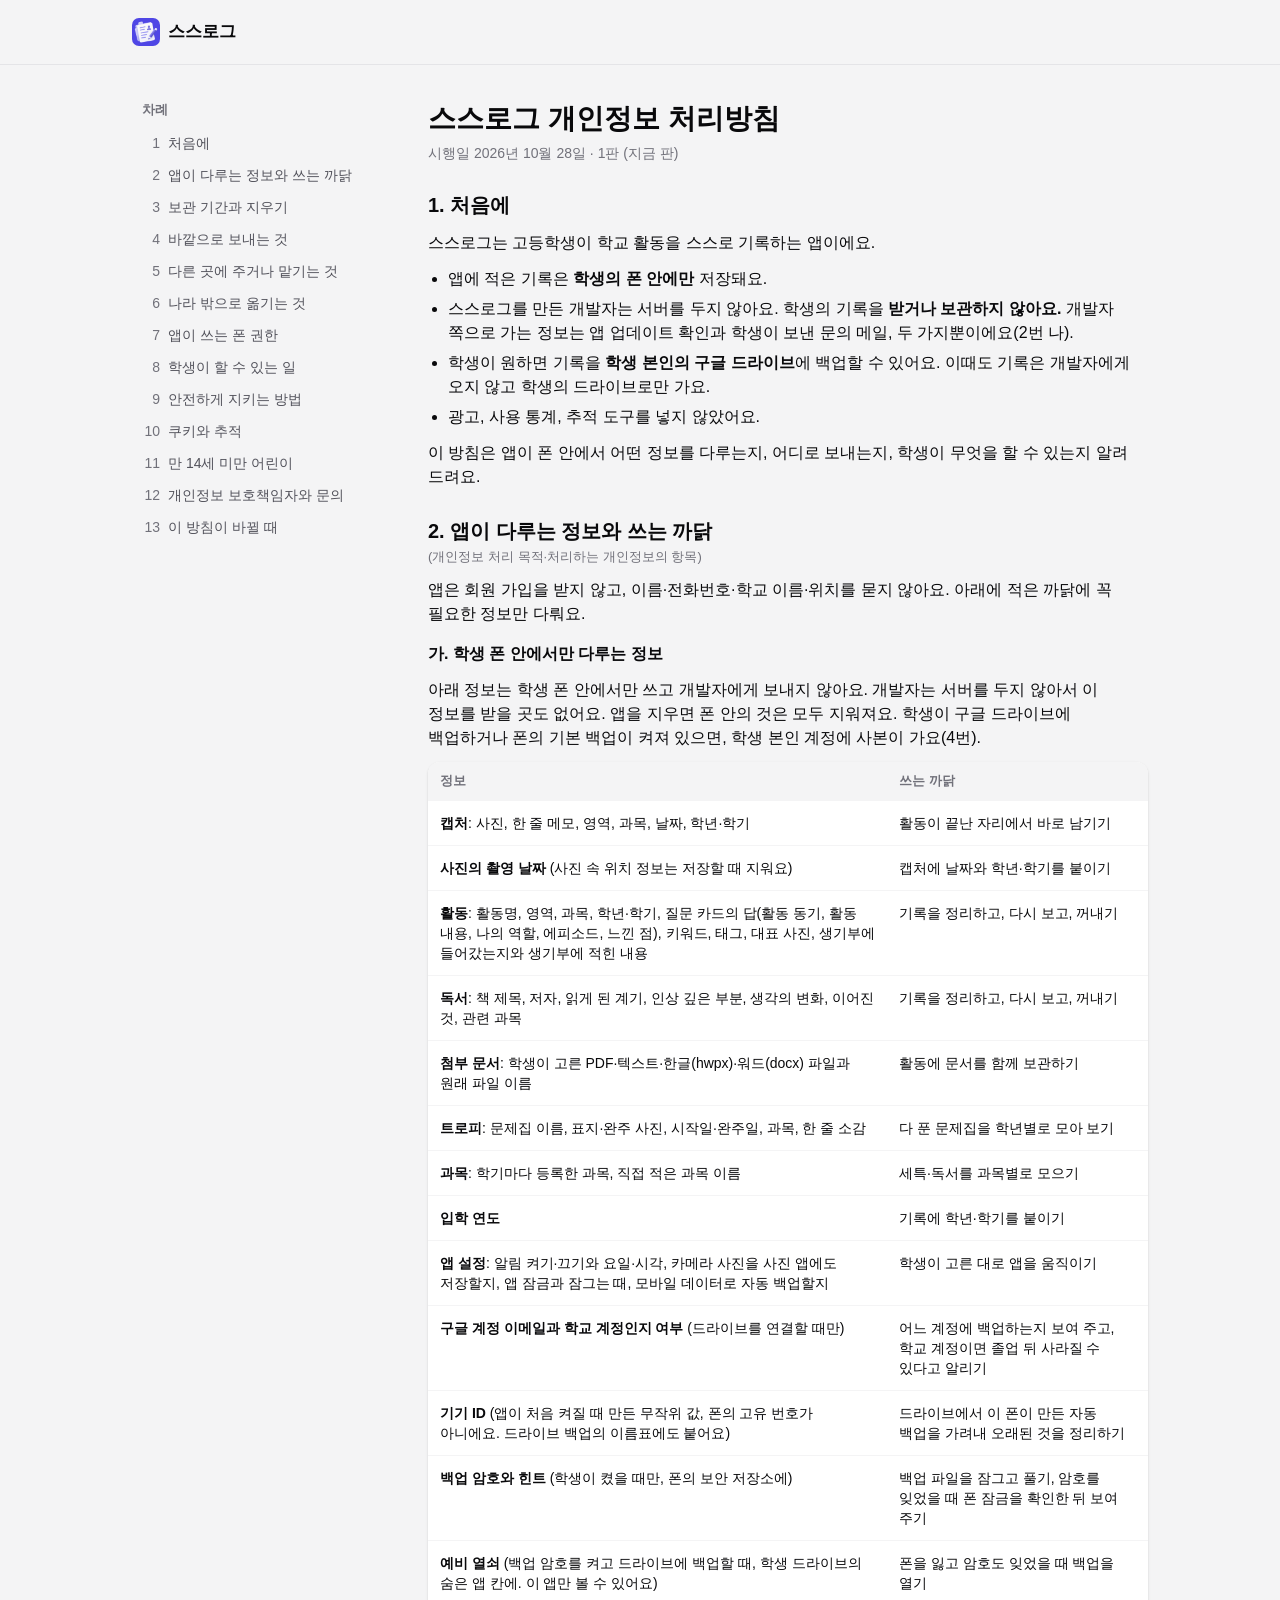
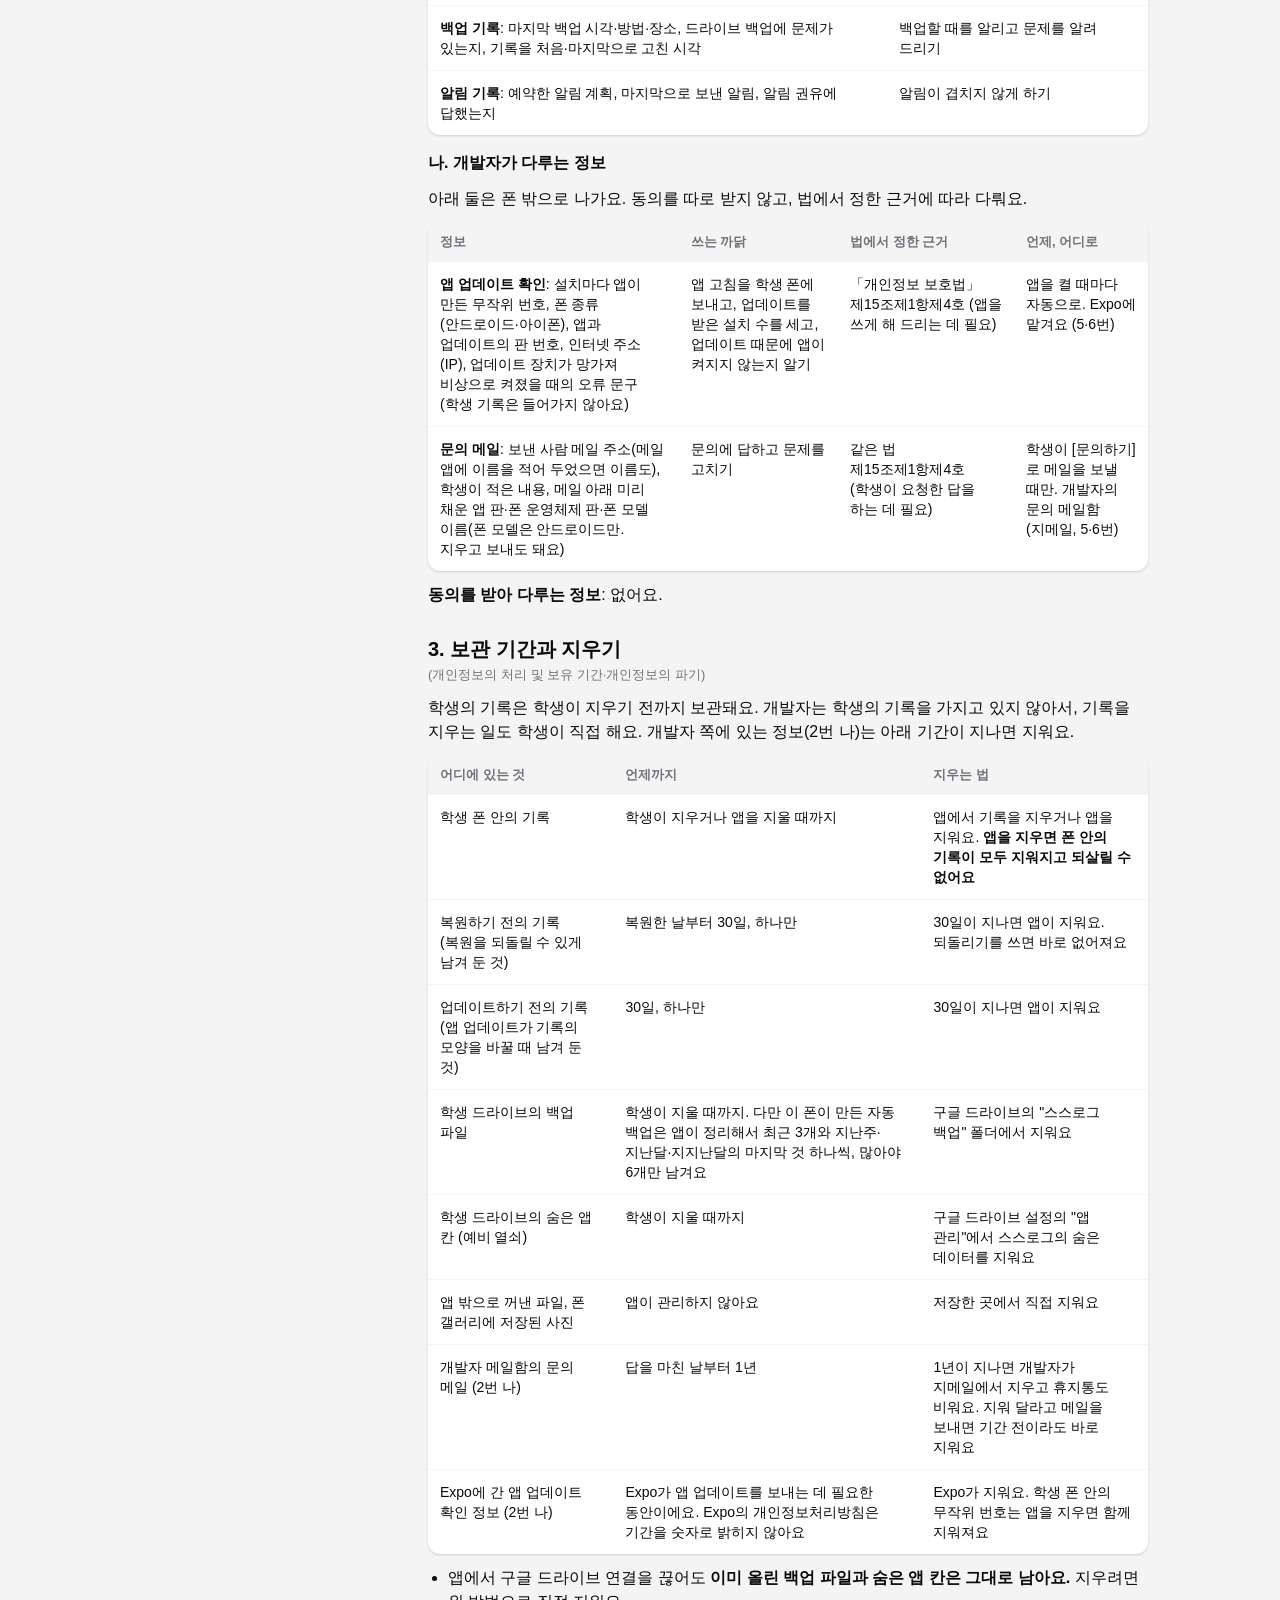
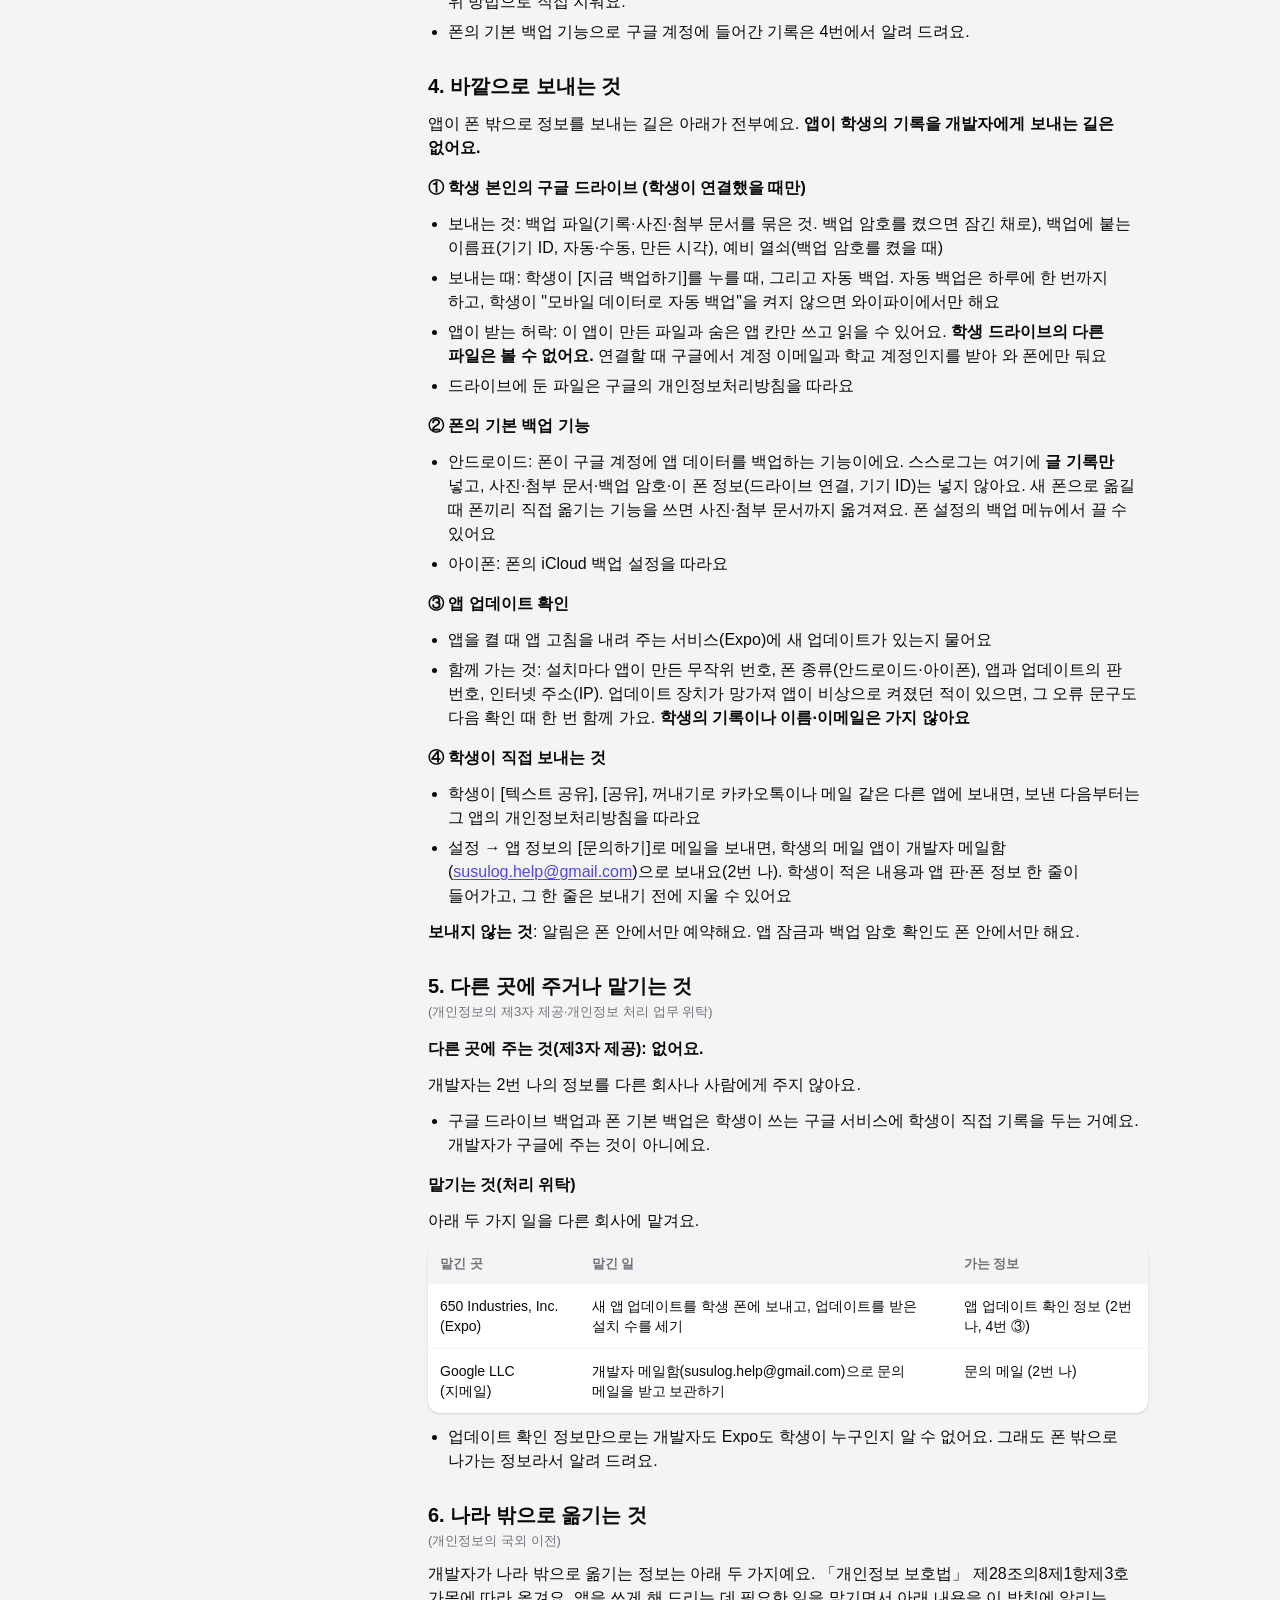
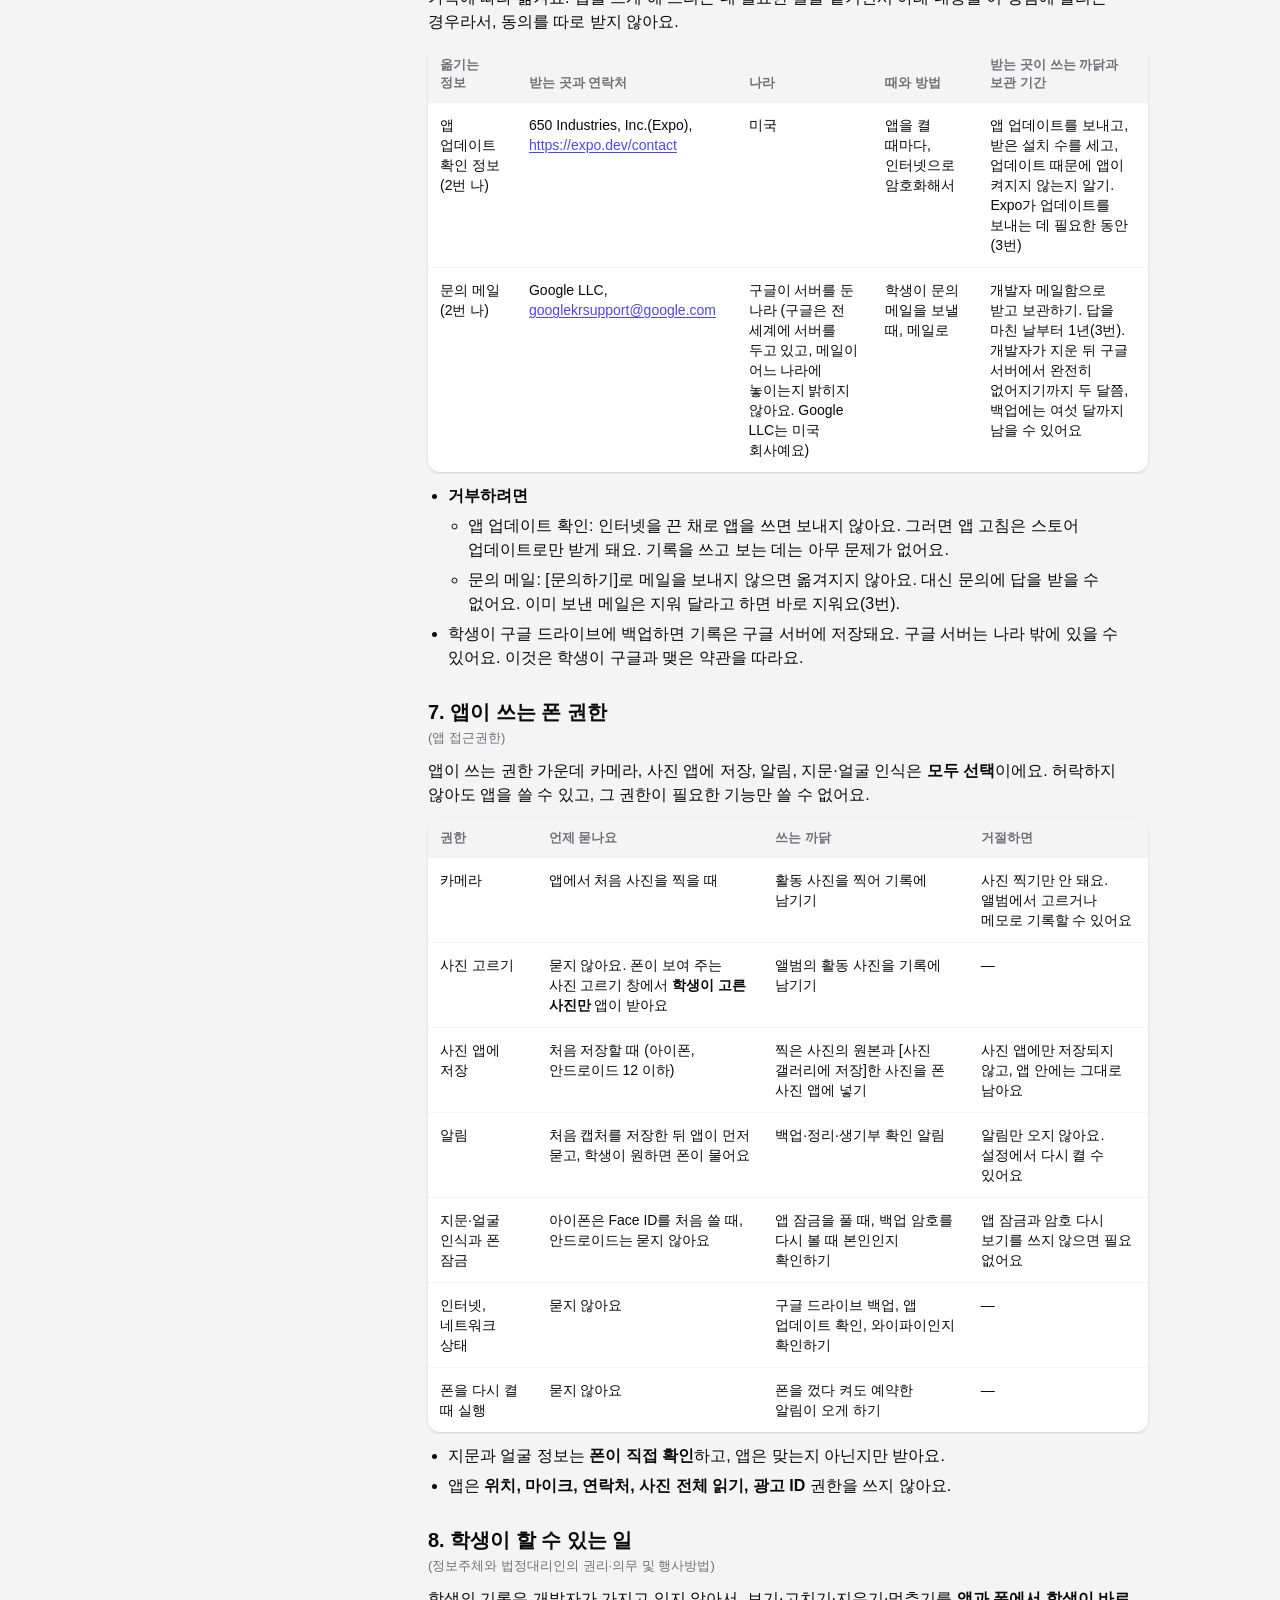
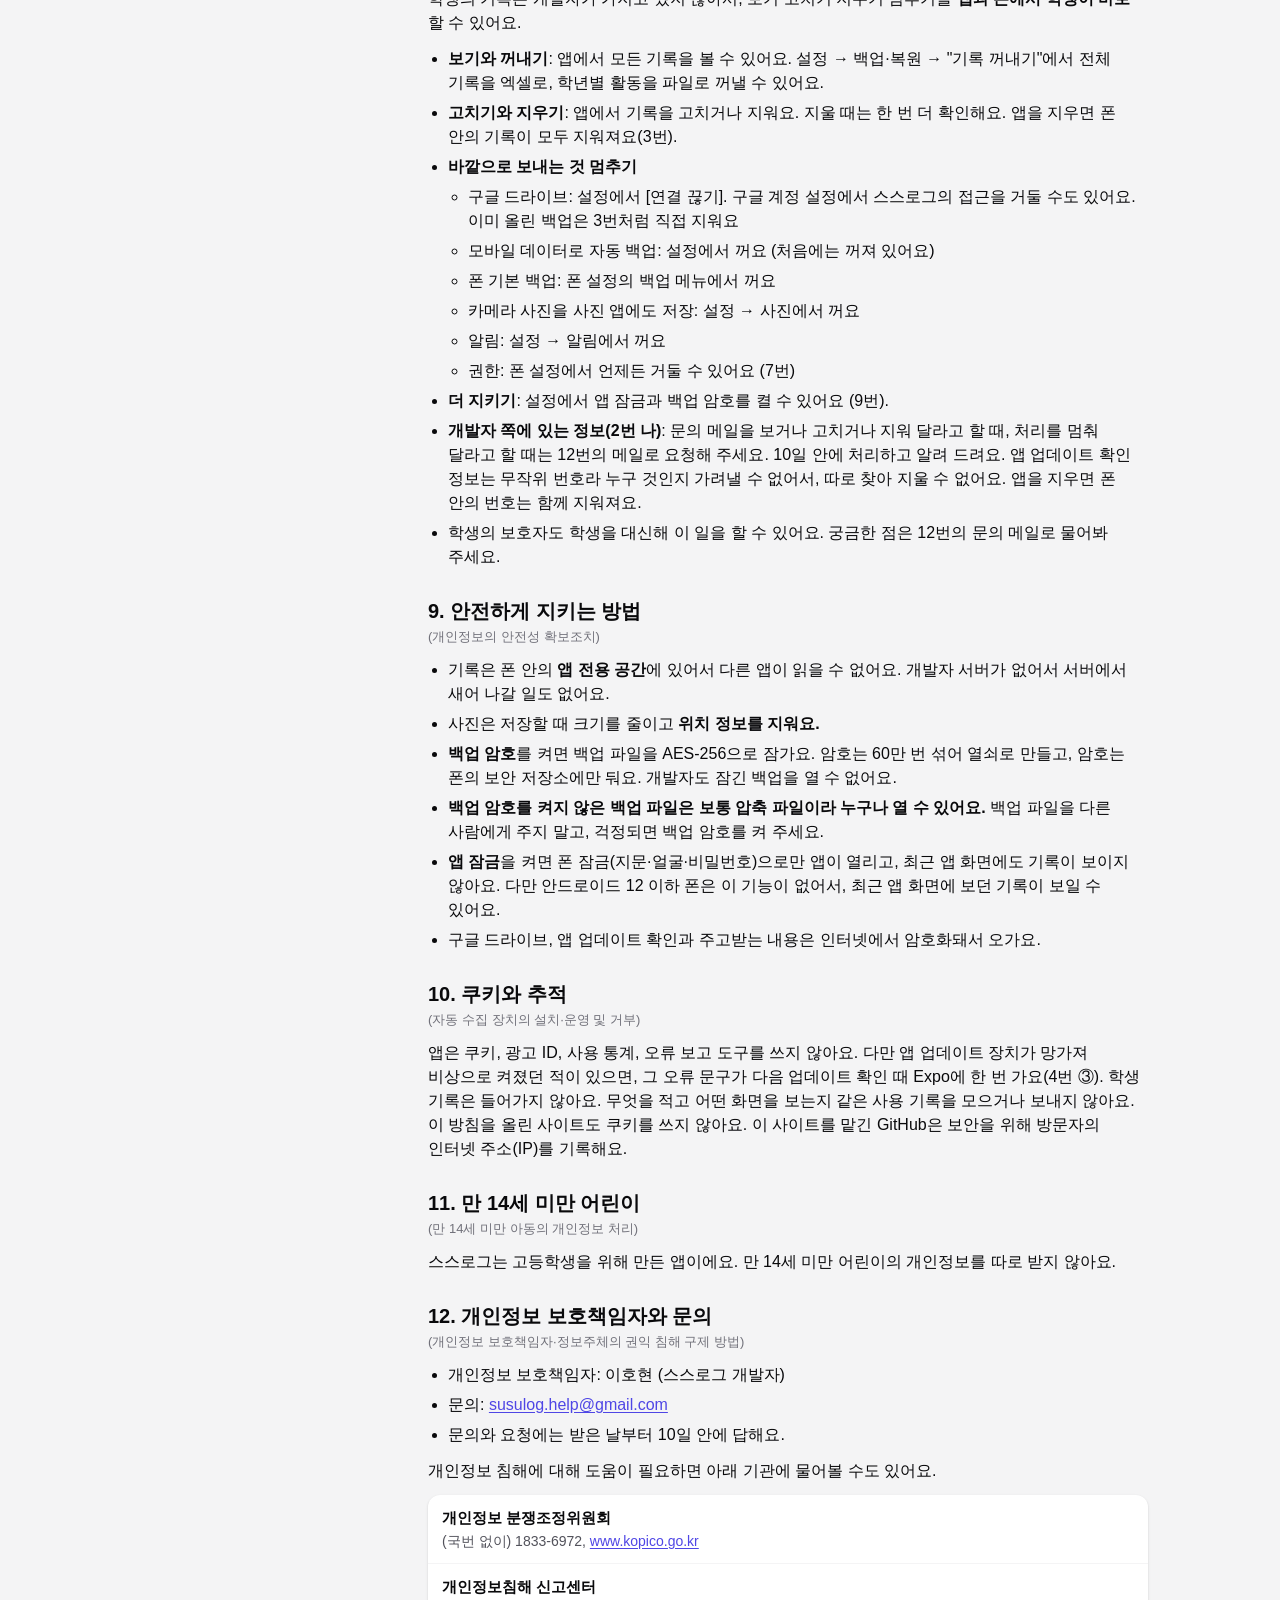
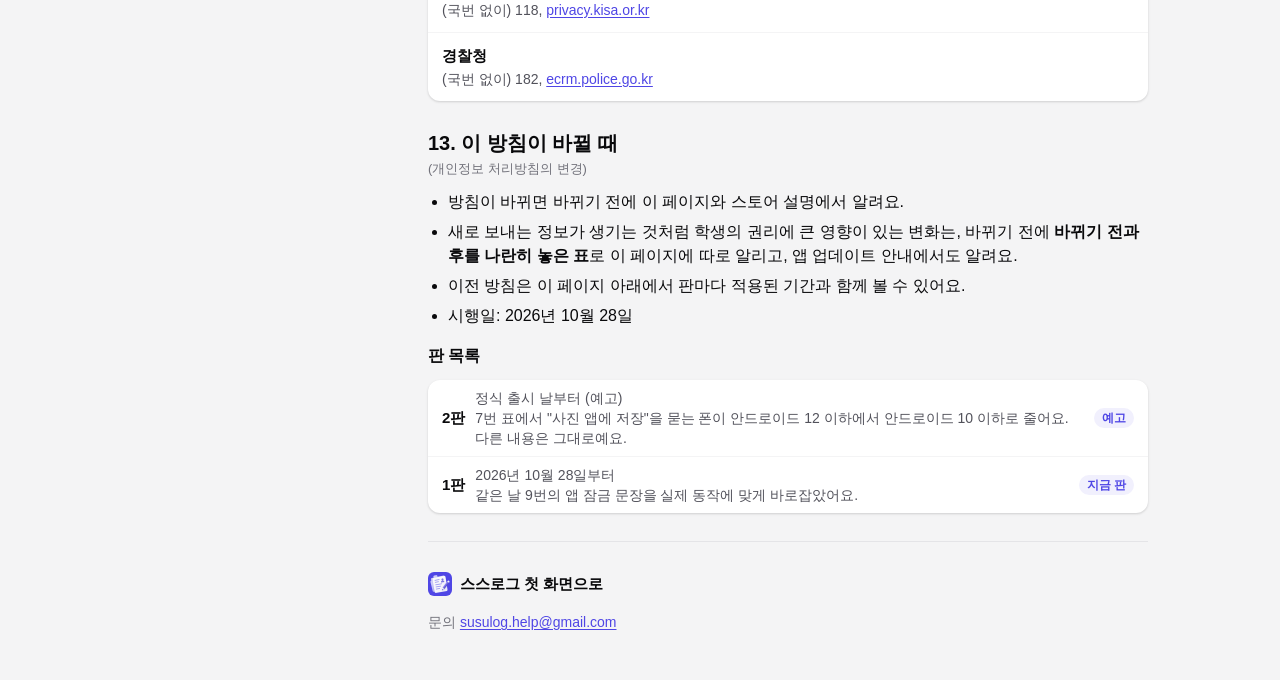
<file: privacy/index.html>
<!doctype html>
<html lang="ko">
<head>
<meta charset="utf-8">
<meta name="viewport" content="width=device-width, initial-scale=1">
<title>스스로그 개인정보 처리방침</title>
<meta name="description" content="스스로그 앱이 다루는 정보, 보내는 곳, 학생이 할 수 있는 일">
<link rel="icon" href="/favicon-32.png" sizes="32x32" type="image/png">
<link rel="apple-touch-icon" href="/icon-192.png">
<link rel="stylesheet" href="/style.css">
</head>
<body>
<header class="site-head">
  <div class="site-head-inner">
    <a class="brand" href="/"><img src="/icon-192.png" alt="" width="28" height="28">스스로그</a>
  </div>
</header>

<div class="policy-layout">
  <div class="policy-head">
    <h1>스스로그 개인정보 처리방침</h1>
    <p class="meta">시행일 2026년 10월 28일 · 1판 (지금 판)</p>
  </div>

  <nav class="toc" aria-label="차례">
    <p class="toc-title">차례</p>
    <ol>
      <li><a href="#s1"><span class="n">1</span><span>처음에</span></a></li>
      <li><a href="#s2"><span class="n">2</span><span>앱이 다루는 정보와 쓰는 까닭</span></a></li>
      <li><a href="#s3"><span class="n">3</span><span>보관 기간과 지우기</span></a></li>
      <li><a href="#s4"><span class="n">4</span><span>바깥으로 보내는 것</span></a></li>
      <li><a href="#s5"><span class="n">5</span><span>다른 곳에 주거나 맡기는 것</span></a></li>
      <li><a href="#s6"><span class="n">6</span><span>나라 밖으로 옮기는 것</span></a></li>
      <li><a href="#s7"><span class="n">7</span><span>앱이 쓰는 폰 권한</span></a></li>
      <li><a href="#s8"><span class="n">8</span><span>학생이 할 수 있는 일</span></a></li>
      <li><a href="#s9"><span class="n">9</span><span>안전하게 지키는 방법</span></a></li>
      <li><a href="#s10"><span class="n">10</span><span>쿠키와 추적</span></a></li>
      <li><a href="#s11"><span class="n">11</span><span>만 14세 미만 어린이</span></a></li>
      <li><a href="#s12"><span class="n">12</span><span>개인정보 보호책임자와 문의</span></a></li>
      <li><a href="#s13"><span class="n">13</span><span>이 방침이 바뀔 때</span></a></li>
    </ol>
  </nav>

  <main class="policy-body">
    <section id="s1">
      <h2>1. 처음에</h2>
      <p>스스로그는 고등학생이 학교 활동을 스스로 기록하는 앱이에요.</p>
      <ul>
        <li>앱에 적은 기록은 <strong>학생의 폰 안에만</strong> 저장돼요.</li>
        <li>스스로그를 만든 개발자는 서버를 두지 않아요. 학생의 기록을 <strong>받거나 보관하지 않아요.</strong> 개발자 쪽으로 가는 정보는 앱 업데이트 확인과 학생이 보낸 문의 메일, 두 가지뿐이에요(2번 나).</li>
        <li>학생이 원하면 기록을 <strong>학생 본인의 구글 드라이브</strong>에 백업할 수 있어요. 이때도 기록은 개발자에게 오지 않고 학생의 드라이브로만 가요.</li>
        <li>광고, 사용 통계, 추적 도구를 넣지 않았어요.</li>
      </ul>
      <p>이 방침은 앱이 폰 안에서 어떤 정보를 다루는지, 어디로 보내는지, 학생이 무엇을 할 수 있는지 알려 드려요.</p>
    </section>

    <section id="s2">
      <h2>2. 앱이 다루는 정보와 쓰는 까닭 <span class="legal">(개인정보 처리 목적·처리하는 개인정보의 항목)</span></h2>
      <p>앱은 회원 가입을 받지 않고, 이름·전화번호·학교 이름·위치를 묻지 않아요. 아래에 적은 까닭에 꼭 필요한 정보만 다뤄요.</p>

      <h3>가. 학생 폰 안에서만 다루는 정보</h3>
      <p>아래 정보는 학생 폰 안에서만 쓰고 개발자에게 보내지 않아요. 개발자는 서버를 두지 않아서 이 정보를 받을 곳도 없어요. 앱을 지우면 폰 안의 것은 모두 지워져요. 학생이 구글 드라이브에 백업하거나 폰의 기본 백업이 켜져 있으면, 학생 본인 계정에 사본이 가요(4번).</p>
      <table class="table">
        <thead><tr><th scope="col">정보</th><th scope="col">쓰는 까닭</th></tr></thead>
        <tbody>
          <tr><td><strong>캡처</strong>: 사진, 한 줄 메모, 영역, 과목, 날짜, 학년·학기</td><td data-label="쓰는 까닭">활동이 끝난 자리에서 바로 남기기</td></tr>
          <tr><td><strong>사진의 촬영 날짜</strong> (사진 속 위치 정보는 저장할 때 지워요)</td><td data-label="쓰는 까닭">캡처에 날짜와 학년·학기를 붙이기</td></tr>
          <tr><td><strong>활동</strong>: 활동명, 영역, 과목, 학년·학기, 질문 카드의 답(활동 동기, 활동 내용, 나의 역할, 에피소드, 느낀 점), 키워드, 태그, 대표 사진, 생기부에 들어갔는지와 생기부에 적힌 내용</td><td data-label="쓰는 까닭">기록을 정리하고, 다시 보고, 꺼내기</td></tr>
          <tr><td><strong>독서</strong>: 책 제목, 저자, 읽게 된 계기, 인상 깊은 부분, 생각의 변화, 이어진 것, 관련 과목</td><td data-label="쓰는 까닭">기록을 정리하고, 다시 보고, 꺼내기</td></tr>
          <tr><td><strong>첨부 문서</strong>: 학생이 고른 PDF·텍스트·한글(hwpx)·워드(docx) 파일과 원래 파일 이름</td><td data-label="쓰는 까닭">활동에 문서를 함께 보관하기</td></tr>
          <tr><td><strong>트로피</strong>: 문제집 이름, 표지·완주 사진, 시작일·완주일, 과목, 한 줄 소감</td><td data-label="쓰는 까닭">다 푼 문제집을 학년별로 모아 보기</td></tr>
          <tr><td><strong>과목</strong>: 학기마다 등록한 과목, 직접 적은 과목 이름</td><td data-label="쓰는 까닭">세특·독서를 과목별로 모으기</td></tr>
          <tr><td><strong>입학 연도</strong></td><td data-label="쓰는 까닭">기록에 학년·학기를 붙이기</td></tr>
          <tr><td><strong>앱 설정</strong>: 알림 켜기·끄기와 요일·시각, 카메라 사진을 사진 앱에도 저장할지, 앱 잠금과 잠그는 때, 모바일 데이터로 자동 백업할지</td><td data-label="쓰는 까닭">학생이 고른 대로 앱을 움직이기</td></tr>
          <tr><td><strong>구글 계정 이메일과 학교 계정인지 여부</strong> (드라이브를 연결할 때만)</td><td data-label="쓰는 까닭">어느 계정에 백업하는지 보여 주고, 학교 계정이면 졸업 뒤 사라질 수 있다고 알리기</td></tr>
          <tr><td><strong>기기 ID</strong> (앱이 처음 켜질 때 만든 무작위 값, 폰의 고유 번호가 아니에요. 드라이브 백업의 이름표에도 붙어요)</td><td data-label="쓰는 까닭">드라이브에서 이 폰이 만든 자동 백업을 가려내 오래된 것을 정리하기</td></tr>
          <tr><td><strong>백업 암호와 힌트</strong> (학생이 켰을 때만, 폰의 보안 저장소에)</td><td data-label="쓰는 까닭">백업 파일을 잠그고 풀기, 암호를 잊었을 때 폰 잠금을 확인한 뒤 보여 주기</td></tr>
          <tr><td><strong>예비 열쇠</strong> (백업 암호를 켜고 드라이브에 백업할 때, 학생 드라이브의 숨은 앱 칸에. 이 앱만 볼 수 있어요)</td><td data-label="쓰는 까닭">폰을 잃고 암호도 잊었을 때 백업을 열기</td></tr>
          <tr><td><strong>백업 기록</strong>: 마지막 백업 시각·방법·장소, 드라이브 백업에 문제가 있는지, 기록을 처음·마지막으로 고친 시각</td><td data-label="쓰는 까닭">백업할 때를 알리고 문제를 알려 드리기</td></tr>
          <tr><td><strong>알림 기록</strong>: 예약한 알림 계획, 마지막으로 보낸 알림, 알림 권유에 답했는지</td><td data-label="쓰는 까닭">알림이 겹치지 않게 하기</td></tr>
        </tbody>
      </table>

      <h3>나. 개발자가 다루는 정보</h3>
      <p>아래 둘은 폰 밖으로 나가요. 동의를 따로 받지 않고, 법에서 정한 근거에 따라 다뤄요.</p>
      <table class="table">
        <thead><tr><th scope="col">정보</th><th scope="col">쓰는 까닭</th><th scope="col">법에서 정한 근거</th><th scope="col">언제, 어디로</th></tr></thead>
        <tbody>
          <tr>
            <td><strong>앱 업데이트 확인</strong>: 설치마다 앱이 만든 무작위 번호, 폰 종류(안드로이드·아이폰), 앱과 업데이트의 판 번호, 인터넷 주소(IP), 업데이트 장치가 망가져 비상으로 켜졌을 때의 오류 문구(학생 기록은 들어가지 않아요)</td>
            <td data-label="쓰는 까닭">앱 고침을 학생 폰에 보내고, 업데이트를 받은 설치 수를 세고, 업데이트 때문에 앱이 켜지지 않는지 알기</td>
            <td data-label="법에서 정한 근거">「개인정보 보호법」 제15조제1항제4호 (앱을 쓰게 해 드리는 데 필요)</td>
            <td data-label="언제, 어디로">앱을 켤 때마다 자동으로. Expo에 맡겨요 (5·6번)</td>
          </tr>
          <tr>
            <td><strong>문의 메일</strong>: 보낸 사람 메일 주소(메일 앱에 이름을 적어 두었으면 이름도), 학생이 적은 내용, 메일 아래 미리 채운 앱 판·폰 운영체제 판·폰 모델 이름(폰 모델은 안드로이드만. 지우고 보내도 돼요)</td>
            <td data-label="쓰는 까닭">문의에 답하고 문제를 고치기</td>
            <td data-label="법에서 정한 근거">같은 법 제15조제1항제4호 (학생이 요청한 답을 하는 데 필요)</td>
            <td data-label="언제, 어디로">학생이 [문의하기]로 메일을 보낼 때만. 개발자의 문의 메일함(지메일, 5·6번)</td>
          </tr>
        </tbody>
      </table>
      <p><strong>동의를 받아 다루는 정보</strong>: 없어요.</p>
    </section>

    <section id="s3">
      <h2>3. 보관 기간과 지우기 <span class="legal">(개인정보의 처리 및 보유 기간·개인정보의 파기)</span></h2>
      <p>학생의 기록은 학생이 지우기 전까지 보관돼요. 개발자는 학생의 기록을 가지고 있지 않아서, 기록을 지우는 일도 학생이 직접 해요. 개발자 쪽에 있는 정보(2번 나)는 아래 기간이 지나면 지워요.</p>
      <table class="table">
        <thead><tr><th scope="col">어디에 있는 것</th><th scope="col">언제까지</th><th scope="col">지우는 법</th></tr></thead>
        <tbody>
          <tr><td>학생 폰 안의 기록</td><td data-label="언제까지">학생이 지우거나 앱을 지울 때까지</td><td data-label="지우는 법">앱에서 기록을 지우거나 앱을 지워요. <strong>앱을 지우면 폰 안의 기록이 모두 지워지고 되살릴 수 없어요</strong></td></tr>
          <tr><td>복원하기 전의 기록 (복원을 되돌릴 수 있게 남겨 둔 것)</td><td data-label="언제까지">복원한 날부터 30일, 하나만</td><td data-label="지우는 법">30일이 지나면 앱이 지워요. 되돌리기를 쓰면 바로 없어져요</td></tr>
          <tr><td>업데이트하기 전의 기록 (앱 업데이트가 기록의 모양을 바꿀 때 남겨 둔 것)</td><td data-label="언제까지">30일, 하나만</td><td data-label="지우는 법">30일이 지나면 앱이 지워요</td></tr>
          <tr><td>학생 드라이브의 백업 파일</td><td data-label="언제까지">학생이 지울 때까지. 다만 이 폰이 만든 자동 백업은 앱이 정리해서 최근 3개와 지난주·지난달·지지난달의 마지막 것 하나씩, 많아야 6개만 남겨요</td><td data-label="지우는 법">구글 드라이브의 "스스로그 백업" 폴더에서 지워요</td></tr>
          <tr><td>학생 드라이브의 숨은 앱 칸 (예비 열쇠)</td><td data-label="언제까지">학생이 지울 때까지</td><td data-label="지우는 법">구글 드라이브 설정의 "앱 관리"에서 스스로그의 숨은 데이터를 지워요</td></tr>
          <tr><td>앱 밖으로 꺼낸 파일, 폰 갤러리에 저장된 사진</td><td data-label="언제까지">앱이 관리하지 않아요</td><td data-label="지우는 법">저장한 곳에서 직접 지워요</td></tr>
          <tr><td>개발자 메일함의 문의 메일 (2번 나)</td><td data-label="언제까지">답을 마친 날부터 1년</td><td data-label="지우는 법">1년이 지나면 개발자가 지메일에서 지우고 휴지통도 비워요. 지워 달라고 메일을 보내면 기간 전이라도 바로 지워요</td></tr>
          <tr><td>Expo에 간 앱 업데이트 확인 정보 (2번 나)</td><td data-label="언제까지">Expo가 앱 업데이트를 보내는 데 필요한 동안이에요. Expo의 개인정보처리방침은 기간을 숫자로 밝히지 않아요</td><td data-label="지우는 법">Expo가 지워요. 학생 폰 안의 무작위 번호는 앱을 지우면 함께 지워져요</td></tr>
        </tbody>
      </table>
      <ul>
        <li>앱에서 구글 드라이브 연결을 끊어도 <strong>이미 올린 백업 파일과 숨은 앱 칸은 그대로 남아요.</strong> 지우려면 위 방법으로 직접 지워요.</li>
        <li>폰의 기본 백업 기능으로 구글 계정에 들어간 기록은 4번에서 알려 드려요.</li>
      </ul>
    </section>

    <section id="s4">
      <h2>4. 바깥으로 보내는 것</h2>
      <p>앱이 폰 밖으로 정보를 보내는 길은 아래가 전부예요. <strong>앱이 학생의 기록을 개발자에게 보내는 길은 없어요.</strong></p>

      <h3>① 학생 본인의 구글 드라이브 (학생이 연결했을 때만)</h3>
      <ul>
        <li>보내는 것: 백업 파일(기록·사진·첨부 문서를 묶은 것. 백업 암호를 켰으면 잠긴 채로), 백업에 붙는 이름표(기기 ID, 자동·수동, 만든 시각), 예비 열쇠(백업 암호를 켰을 때)</li>
        <li>보내는 때: 학생이 [지금 백업하기]를 누를 때, 그리고 자동 백업. 자동 백업은 하루에 한 번까지 하고, 학생이 "모바일 데이터로 자동 백업"을 켜지 않으면 와이파이에서만 해요</li>
        <li>앱이 받는 허락: 이 앱이 만든 파일과 숨은 앱 칸만 쓰고 읽을 수 있어요. <strong>학생 드라이브의 다른 파일은 볼 수 없어요.</strong> 연결할 때 구글에서 계정 이메일과 학교 계정인지를 받아 와 폰에만 둬요</li>
        <li>드라이브에 둔 파일은 구글의 개인정보처리방침을 따라요</li>
      </ul>

      <h3>② 폰의 기본 백업 기능</h3>
      <ul>
        <li>안드로이드: 폰이 구글 계정에 앱 데이터를 백업하는 기능이에요. 스스로그는 여기에 <strong>글 기록만</strong> 넣고, 사진·첨부 문서·백업 암호·이 폰 정보(드라이브 연결, 기기 ID)는 넣지 않아요. 새 폰으로 옮길 때 폰끼리 직접 옮기는 기능을 쓰면 사진·첨부 문서까지 옮겨져요. 폰 설정의 백업 메뉴에서 끌 수 있어요</li>
        <li>아이폰: 폰의 iCloud 백업 설정을 따라요</li>
      </ul>

      <h3>③ 앱 업데이트 확인</h3>
      <ul>
        <li>앱을 켤 때 앱 고침을 내려 주는 서비스(Expo)에 새 업데이트가 있는지 물어요</li>
        <li>함께 가는 것: 설치마다 앱이 만든 무작위 번호, 폰 종류(안드로이드·아이폰), 앱과 업데이트의 판 번호, 인터넷 주소(IP). 업데이트 장치가 망가져 앱이 비상으로 켜졌던 적이 있으면, 그 오류 문구도 다음 확인 때 한 번 함께 가요. <strong>학생의 기록이나 이름·이메일은 가지 않아요</strong></li>
      </ul>

      <h3>④ 학생이 직접 보내는 것</h3>
      <ul>
        <li>학생이 [텍스트 공유], [공유], 꺼내기로 카카오톡이나 메일 같은 다른 앱에 보내면, 보낸 다음부터는 그 앱의 개인정보처리방침을 따라요</li>
        <li>설정 → 앱 정보의 [문의하기]로 메일을 보내면, 학생의 메일 앱이 개발자 메일함(<a href="mailto:susulog.help@gmail.com">susulog.help@gmail.com</a>)으로 보내요(2번 나). 학생이 적은 내용과 앱 판·폰 정보 한 줄이 들어가고, 그 한 줄은 보내기 전에 지울 수 있어요</li>
      </ul>

      <p><strong>보내지 않는 것</strong>: 알림은 폰 안에서만 예약해요. 앱 잠금과 백업 암호 확인도 폰 안에서만 해요.</p>
    </section>

    <section id="s5">
      <h2>5. 다른 곳에 주거나 맡기는 것 <span class="legal">(개인정보의 제3자 제공·개인정보 처리 업무 위탁)</span></h2>

      <h3>다른 곳에 주는 것(제3자 제공): 없어요.</h3>
      <p>개발자는 2번 나의 정보를 다른 회사나 사람에게 주지 않아요.</p>
      <ul>
        <li>구글 드라이브 백업과 폰 기본 백업은 학생이 쓰는 구글 서비스에 학생이 직접 기록을 두는 거예요. 개발자가 구글에 주는 것이 아니에요.</li>
      </ul>

      <h3>맡기는 것(처리 위탁)</h3>
      <p>아래 두 가지 일을 다른 회사에 맡겨요.</p>
      <table class="table">
        <thead><tr><th scope="col">맡긴 곳</th><th scope="col">맡긴 일</th><th scope="col">가는 정보</th></tr></thead>
        <tbody>
          <tr><td>650 Industries, Inc. (Expo)</td><td data-label="맡긴 일">새 앱 업데이트를 학생 폰에 보내고, 업데이트를 받은 설치 수를 세기</td><td data-label="가는 정보">앱 업데이트 확인 정보 (2번 나, 4번 ③)</td></tr>
          <tr><td>Google LLC (지메일)</td><td data-label="맡긴 일">개발자 메일함(susulog.help@gmail.com)으로 문의 메일을 받고 보관하기</td><td data-label="가는 정보">문의 메일 (2번 나)</td></tr>
        </tbody>
      </table>
      <ul>
        <li>업데이트 확인 정보만으로는 개발자도 Expo도 학생이 누구인지 알 수 없어요. 그래도 폰 밖으로 나가는 정보라서 알려 드려요.</li>
      </ul>
    </section>

    <section id="s6">
      <h2>6. 나라 밖으로 옮기는 것 <span class="legal">(개인정보의 국외 이전)</span></h2>
      <p>개발자가 나라 밖으로 옮기는 정보는 아래 두 가지예요. 「개인정보 보호법」 제28조의8제1항제3호 가목에 따라 옮겨요. 앱을 쓰게 해 드리는 데 필요한 일을 맡기면서 아래 내용을 이 방침에 알리는 경우라서, 동의를 따로 받지 않아요.</p>
      <table class="table">
        <thead><tr><th scope="col">옮기는 정보</th><th scope="col">받는 곳과 연락처</th><th scope="col">나라</th><th scope="col">때와 방법</th><th scope="col">받는 곳이 쓰는 까닭과 보관 기간</th></tr></thead>
        <tbody>
          <tr>
            <td>앱 업데이트 확인 정보 (2번 나)</td>
            <td data-label="받는 곳과 연락처">650 Industries, Inc.(Expo), <a href="https://expo.dev/contact">https://expo.dev/contact</a></td>
            <td data-label="나라">미국</td>
            <td data-label="때와 방법">앱을 켤 때마다, 인터넷으로 암호화해서</td>
            <td data-label="받는 곳이 쓰는 까닭과 보관 기간">앱 업데이트를 보내고, 받은 설치 수를 세고, 업데이트 때문에 앱이 켜지지 않는지 알기. Expo가 업데이트를 보내는 데 필요한 동안 (3번)</td>
          </tr>
          <tr>
            <td>문의 메일 (2번 나)</td>
            <td data-label="받는 곳과 연락처">Google LLC, <a href="mailto:googlekrsupport@google.com">googlekrsupport@google.com</a></td>
            <td data-label="나라">구글이 서버를 둔 나라 (구글은 전 세계에 서버를 두고 있고, 메일이 어느 나라에 놓이는지 밝히지 않아요. Google LLC는 미국 회사예요)</td>
            <td data-label="때와 방법">학생이 문의 메일을 보낼 때, 메일로</td>
            <td data-label="받는 곳이 쓰는 까닭과 보관 기간">개발자 메일함으로 받고 보관하기. 답을 마친 날부터 1년(3번). 개발자가 지운 뒤 구글 서버에서 완전히 없어지기까지 두 달쯤, 백업에는 여섯 달까지 남을 수 있어요</td>
          </tr>
        </tbody>
      </table>
      <ul>
        <li><strong>거부하려면</strong>
          <ul>
            <li>앱 업데이트 확인: 인터넷을 끈 채로 앱을 쓰면 보내지 않아요. 그러면 앱 고침은 스토어 업데이트로만 받게 돼요. 기록을 쓰고 보는 데는 아무 문제가 없어요.</li>
            <li>문의 메일: [문의하기]로 메일을 보내지 않으면 옮겨지지 않아요. 대신 문의에 답을 받을 수 없어요. 이미 보낸 메일은 지워 달라고 하면 바로 지워요(3번).</li>
          </ul>
        </li>
        <li>학생이 구글 드라이브에 백업하면 기록은 구글 서버에 저장돼요. 구글 서버는 나라 밖에 있을 수 있어요. 이것은 학생이 구글과 맺은 약관을 따라요.</li>
      </ul>
    </section>

    <section id="s7">
      <h2>7. 앱이 쓰는 폰 권한 <span class="legal">(앱 접근권한)</span></h2>
      <p>앱이 쓰는 권한 가운데 카메라, 사진 앱에 저장, 알림, 지문·얼굴 인식은 <strong>모두 선택</strong>이에요. 허락하지 않아도 앱을 쓸 수 있고, 그 권한이 필요한 기능만 쓸 수 없어요.</p>
      <table class="table">
        <thead><tr><th scope="col">권한</th><th scope="col">언제 묻나요</th><th scope="col">쓰는 까닭</th><th scope="col">거절하면</th></tr></thead>
        <tbody>
          <tr><td>카메라</td><td data-label="언제 묻나요">앱에서 처음 사진을 찍을 때</td><td data-label="쓰는 까닭">활동 사진을 찍어 기록에 남기기</td><td data-label="거절하면">사진 찍기만 안 돼요. 앨범에서 고르거나 메모로 기록할 수 있어요</td></tr>
          <tr><td>사진 고르기</td><td data-label="언제 묻나요">묻지 않아요. 폰이 보여 주는 사진 고르기 창에서 <strong>학생이 고른 사진만</strong> 앱이 받아요</td><td data-label="쓰는 까닭">앨범의 활동 사진을 기록에 남기기</td><td data-label="거절하면">—</td></tr>
          <tr><td>사진 앱에 저장</td><td data-label="언제 묻나요">처음 저장할 때 (아이폰, 안드로이드 12 이하)</td><td data-label="쓰는 까닭">찍은 사진의 원본과 [사진 갤러리에 저장]한 사진을 폰 사진 앱에 넣기</td><td data-label="거절하면">사진 앱에만 저장되지 않고, 앱 안에는 그대로 남아요</td></tr>
          <tr><td>알림</td><td data-label="언제 묻나요">처음 캡처를 저장한 뒤 앱이 먼저 묻고, 학생이 원하면 폰이 물어요</td><td data-label="쓰는 까닭">백업·정리·생기부 확인 알림</td><td data-label="거절하면">알림만 오지 않아요. 설정에서 다시 켤 수 있어요</td></tr>
          <tr><td>지문·얼굴 인식과 폰 잠금</td><td data-label="언제 묻나요">아이폰은 Face ID를 처음 쓸 때, 안드로이드는 묻지 않아요</td><td data-label="쓰는 까닭">앱 잠금을 풀 때, 백업 암호를 다시 볼 때 본인인지 확인하기</td><td data-label="거절하면">앱 잠금과 암호 다시 보기를 쓰지 않으면 필요 없어요</td></tr>
          <tr><td>인터넷, 네트워크 상태</td><td data-label="언제 묻나요">묻지 않아요</td><td data-label="쓰는 까닭">구글 드라이브 백업, 앱 업데이트 확인, 와이파이인지 확인하기</td><td data-label="거절하면">—</td></tr>
          <tr><td>폰을 다시 켤 때 실행</td><td data-label="언제 묻나요">묻지 않아요</td><td data-label="쓰는 까닭">폰을 껐다 켜도 예약한 알림이 오게 하기</td><td data-label="거절하면">—</td></tr>
        </tbody>
      </table>
      <ul>
        <li>지문과 얼굴 정보는 <strong>폰이 직접 확인</strong>하고, 앱은 맞는지 아닌지만 받아요.</li>
        <li>앱은 <strong>위치, 마이크, 연락처, 사진 전체 읽기, 광고 ID</strong> 권한을 쓰지 않아요.</li>
      </ul>
    </section>

    <section id="s8">
      <h2>8. 학생이 할 수 있는 일 <span class="legal">(정보주체와 법정대리인의 권리·의무 및 행사방법)</span></h2>
      <p>학생의 기록은 개발자가 가지고 있지 않아서, 보기·고치기·지우기·멈추기를 <strong>앱과 폰에서 학생이 바로</strong> 할 수 있어요.</p>
      <ul>
        <li><strong>보기와 꺼내기</strong>: 앱에서 모든 기록을 볼 수 있어요. 설정 → 백업·복원 → "기록 꺼내기"에서 전체 기록을 엑셀로, 학년별 활동을 파일로 꺼낼 수 있어요.</li>
        <li><strong>고치기와 지우기</strong>: 앱에서 기록을 고치거나 지워요. 지울 때는 한 번 더 확인해요. 앱을 지우면 폰 안의 기록이 모두 지워져요(3번).</li>
        <li><strong>바깥으로 보내는 것 멈추기</strong>
          <ul>
            <li>구글 드라이브: 설정에서 [연결 끊기]. 구글 계정 설정에서 스스로그의 접근을 거둘 수도 있어요. 이미 올린 백업은 3번처럼 직접 지워요</li>
            <li>모바일 데이터로 자동 백업: 설정에서 꺼요 (처음에는 꺼져 있어요)</li>
            <li>폰 기본 백업: 폰 설정의 백업 메뉴에서 꺼요</li>
            <li>카메라 사진을 사진 앱에도 저장: 설정 → 사진에서 꺼요</li>
            <li>알림: 설정 → 알림에서 꺼요</li>
            <li>권한: 폰 설정에서 언제든 거둘 수 있어요 (7번)</li>
          </ul>
        </li>
        <li><strong>더 지키기</strong>: 설정에서 앱 잠금과 백업 암호를 켤 수 있어요 (9번).</li>
        <li><strong>개발자 쪽에 있는 정보(2번 나)</strong>: 문의 메일을 보거나 고치거나 지워 달라고 할 때, 처리를 멈춰 달라고 할 때는 12번의 메일로 요청해 주세요. 10일 안에 처리하고 알려 드려요. 앱 업데이트 확인 정보는 무작위 번호라 누구 것인지 가려낼 수 없어서, 따로 찾아 지울 수 없어요. 앱을 지우면 폰 안의 번호는 함께 지워져요.</li>
        <li>학생의 보호자도 학생을 대신해 이 일을 할 수 있어요. 궁금한 점은 12번의 문의 메일로 물어봐 주세요.</li>
      </ul>
    </section>

    <section id="s9">
      <h2>9. 안전하게 지키는 방법 <span class="legal">(개인정보의 안전성 확보조치)</span></h2>
      <ul>
        <li>기록은 폰 안의 <strong>앱 전용 공간</strong>에 있어서 다른 앱이 읽을 수 없어요. 개발자 서버가 없어서 서버에서 새어 나갈 일도 없어요.</li>
        <li>사진은 저장할 때 크기를 줄이고 <strong>위치 정보를 지워요.</strong></li>
        <li><strong>백업 암호</strong>를 켜면 백업 파일을 AES-256으로 잠가요. 암호는 60만 번 섞어 열쇠로 만들고, 암호는 폰의 보안 저장소에만 둬요. 개발자도 잠긴 백업을 열 수 없어요.</li>
        <li><strong>백업 암호를 켜지 않은 백업 파일은 보통 압축 파일이라 누구나 열 수 있어요.</strong> 백업 파일을 다른 사람에게 주지 말고, 걱정되면 백업 암호를 켜 주세요.</li>
        <li><strong>앱 잠금</strong>을 켜면 폰 잠금(지문·얼굴·비밀번호)으로만 앱이 열리고, 최근 앱 화면에도 기록이 보이지 않아요. 다만 안드로이드 12 이하 폰은 이 기능이 없어서, 최근 앱 화면에 보던 기록이 보일 수 있어요.</li>
        <li>구글 드라이브, 앱 업데이트 확인과 주고받는 내용은 인터넷에서 암호화돼서 오가요.</li>
      </ul>
    </section>

    <section id="s10">
      <h2>10. 쿠키와 추적 <span class="legal">(자동 수집 장치의 설치·운영 및 거부)</span></h2>
      <p>앱은 쿠키, 광고 ID, 사용 통계, 오류 보고 도구를 쓰지 않아요. 다만 앱 업데이트 장치가 망가져 비상으로 켜졌던 적이 있으면, 그 오류 문구가 다음 업데이트 확인 때 Expo에 한 번 가요(4번 ③). 학생 기록은 들어가지 않아요. 무엇을 적고 어떤 화면을 보는지 같은 사용 기록을 모으거나 보내지 않아요. 이 방침을 올린 사이트도 쿠키를 쓰지 않아요. 이 사이트를 맡긴 GitHub은 보안을 위해 방문자의 인터넷 주소(IP)를 기록해요.</p>
    </section>

    <section id="s11">
      <h2>11. 만 14세 미만 어린이 <span class="legal">(만 14세 미만 아동의 개인정보 처리)</span></h2>
      <p>스스로그는 고등학생을 위해 만든 앱이에요. 만 14세 미만 어린이의 개인정보를 따로 받지 않아요.</p>
    </section>

    <section id="s12">
      <h2>12. 개인정보 보호책임자와 문의 <span class="legal">(개인정보 보호책임자·정보주체의 권익 침해 구제 방법)</span></h2>
      <ul>
        <li>개인정보 보호책임자: 이호현 (스스로그 개발자)</li>
        <li>문의: <a href="mailto:susulog.help@gmail.com">susulog.help@gmail.com</a></li>
        <li>문의와 요청에는 받은 날부터 10일 안에 답해요.</li>
      </ul>
      <p>개인정보 침해에 대해 도움이 필요하면 아래 기관에 물어볼 수도 있어요.</p>
      <ul class="rows">
        <li><span class="name">개인정보 분쟁조정위원회</span><span class="detail">(국번 없이) 1833-6972, <a href="https://www.kopico.go.kr">www.kopico.go.kr</a></span></li>
        <li><span class="name">개인정보침해 신고센터</span><span class="detail">(국번 없이) 118, <a href="https://privacy.kisa.or.kr">privacy.kisa.or.kr</a></span></li>
        <li><span class="name">경찰청</span><span class="detail">(국번 없이) 182, <a href="https://ecrm.police.go.kr">ecrm.police.go.kr</a></span></li>
      </ul>
    </section>

    <section id="s13">
      <h2>13. 이 방침이 바뀔 때 <span class="legal">(개인정보 처리방침의 변경)</span></h2>
      <ul>
        <li>방침이 바뀌면 바뀌기 전에 이 페이지와 스토어 설명에서 알려요.</li>
        <li>새로 보내는 정보가 생기는 것처럼 학생의 권리에 큰 영향이 있는 변화는, 바뀌기 전에 <strong>바뀌기 전과 후를 나란히 놓은 표</strong>로 이 페이지에 따로 알리고, 앱 업데이트 안내에서도 알려요.</li>
        <li>이전 방침은 이 페이지 아래에서 판마다 적용된 기간과 함께 볼 수 있어요.</li>
        <li>시행일: 2026년 10월 28일</li>
      </ul>
      <h3>판 목록</h3>
      <ul class="rows">
        <li class="version"><span class="name">2판</span><span class="detail">정식 출시 날부터 (예고)<br>7번 표에서 "사진 앱에 저장"을 묻는 폰이 안드로이드 12 이하에서 안드로이드 10 이하로 줄어요. 다른 내용은 그대로예요.</span><span class="badge">예고</span></li>
        <li class="version"><span class="name">1판</span><span class="detail">2026년 10월 28일부터<br>같은 날 9번의 앱 잠금 문장을 실제 동작에 맞게 바로잡았어요.</span><span class="badge">지금 판</span></li>
      </ul>
    </section>

    <footer class="policy-foot">
      <a class="brand" href="/"><img src="/icon-192.png" alt="" width="24" height="24">스스로그 첫 화면으로</a>
      <p>문의 <a href="mailto:susulog.help@gmail.com">susulog.help@gmail.com</a></p>
    </footer>
  </main>
</div>
</body>
</html>
</file>
<file: style.css>
/* 스스로그 사이트 모양 (2026-10-27 시안 승인, 디자인 캔버스 "개인정보 처리방침 사이트" 줄)
   색·글자 크기·둥글기는 앱과 같다 (앱 저장소 docs/design.md 2·3장).
   바깥 글꼴을 쓰지 않는다. 스크립트는 사용법 페이지(/guide)의 화면 재생에만 쓰고, 쿠키·저장·바깥 불러오기는 없다 (처리방침 10번).
   사용법 페이지는 이 파일을 불러오지 않는다(.toc·.steps 이름이 겹침, 원본은 앱 저장소 guide/). 밝은·어두운은 보는 사람의 기기 설정을 따른다 */

:root {
  --page: #F4F4F5;
  --card: #FFFFFF;
  --muted: #F4F4F5;
  --line: #E4E4E7;
  --divider: #F4F4F5;
  --text: #09090B;
  --sub: #52525B;
  --faint: #71717A;
  --accent: #4F46E5;
  --on-accent: #FFFFFF;
  --control-line: #E4E4E7;
  --tint: rgba(79, 70, 229, 0.08);
  --shadow: 0 1px 2px rgba(0, 0, 0, 0.06), 0 1px 3px rgba(0, 0, 0, 0.10);
  color-scheme: light dark;
}

@media (prefers-color-scheme: dark) {
  :root {
    --page: #09090B;
    --card: #18181B;
    --muted: #27272A;
    --line: #27272A;
    --divider: #27272A;
    --text: #FAFAFA;
    --sub: #D4D4D8;
    --faint: #A1A1AA;
    --accent: #818CF8;
    --on-accent: #1E1B4B;
    --control-line: #3F3F46;
    --tint: rgba(129, 140, 248, 0.14);
    --shadow: inset 0 1px 0 rgba(255, 255, 255, 0.06);
  }
}

*, *::before, *::after { box-sizing: border-box; }

html { -webkit-text-size-adjust: 100%; }

body {
  margin: 0;
  background: var(--page);
  color: var(--text);
  font-family: -apple-system, BlinkMacSystemFont, "Apple SD Gothic Neo", "Noto Sans KR", "Malgun Gothic", sans-serif;
  font-size: 16px;
  line-height: 24px;
  word-break: keep-all;
  overflow-wrap: break-word;
}

h1, h2, h3, p, ul, ol { margin: 0; }

h1 { font-size: 28px; line-height: 36px; font-weight: 700; text-wrap: balance; }

strong { font-weight: 600; }

a { color: var(--accent); text-underline-offset: 2px; }
a:focus-visible { outline: 2px solid var(--accent); outline-offset: 2px; border-radius: 4px; }

.card { background: var(--card); border-radius: 12px; box-shadow: var(--shadow); }

.chevron { flex-shrink: 0; color: var(--faint); }

/* ---------- 첫 화면 ---------- */

.home {
  max-width: 760px;
  margin: 0 auto;
  padding: 28px 20px 40px;
  display: flex;
  flex-direction: column;
  gap: 20px;
}

.hero { display: flex; flex-direction: column; gap: 12px; }
.hero-icon { width: 72px; height: 72px; border-radius: 16px; }
.hero-text { display: flex; flex-direction: column; gap: 12px; }
.tagline { color: var(--sub); }

.features { list-style: none; padding: 0; display: flex; flex-direction: column; }
.features li { display: flex; gap: 12px; padding: 14px; }
.features li + li { border-top: 1px solid var(--divider); }
.feature-icon {
  flex-shrink: 0;
  display: flex;
  align-items: center;
  justify-content: center;
  width: 36px;
  height: 36px;
  border-radius: 10px;
  background: var(--tint);
  color: var(--accent);
}
.feature-text { min-width: 0; display: flex; flex-direction: column; gap: 2px; }
.features h2 { font-size: 16px; line-height: 22px; font-weight: 600; }
.features p { font-size: 14px; line-height: 20px; color: var(--sub); }

.notice { font-size: 13px; line-height: 19px; color: var(--faint); }

.links { display: flex; flex-direction: column; }
.links > * + * { border-top: 1px solid var(--divider); }
.link-row {
  display: flex;
  align-items: center;
  gap: 10px;
  min-height: 52px;
  padding: 8px 14px;
  color: var(--text);
  text-decoration: none;
}
.link-row span { flex-grow: 1; }
.contact { display: flex; flex-direction: column; gap: 2px; padding: 10px 14px 12px; }
.contact-label { font-size: 13px; line-height: 18px; color: var(--faint); }
.contact a { text-decoration: none; }

@media (min-width: 760px) {
  .home { padding-block: 48px; gap: 24px; }
  .hero { flex-direction: row; align-items: center; gap: 20px; }
  .hero-icon { width: 80px; height: 80px; border-radius: 18px; }
  .hero-text { gap: 4px; }

  .features { display: grid; grid-template-columns: 1fr 1fr; gap: 12px; background: none; box-shadow: none; }
  .features li { flex-direction: column; gap: 10px; padding: 18px; background: var(--card); border-radius: 12px; box-shadow: var(--shadow); }
  .features li + li { border-top: 0; }
  .feature-text { gap: 4px; }

  .links { display: grid; grid-template-columns: 1fr 1fr; gap: 12px; background: none; box-shadow: none; }
  .links > * { min-height: 64px; padding-inline: 16px; background: var(--card); border-radius: 12px; box-shadow: var(--shadow); }
  .links > * + * { border-top: 0; }
  .contact { justify-content: center; grid-column: 1 / -1; } /* 링크 둘(사용법·처리방침) 아래 한 줄 전체 */
}

/* ---------- 처리방침 ---------- */

.site-head-inner { max-width: 760px; margin: 0 auto; padding: 8px 20px 0; }

.brand {
  display: inline-flex;
  align-items: center;
  gap: 8px;
  min-height: 44px;
  color: var(--text);
  text-decoration: none;
  font-size: 17px;
  line-height: 24px;
  font-weight: 700;
}
.brand img { width: 28px; height: 28px; border-radius: 7px; }

.policy-layout {
  max-width: 760px;
  margin: 0 auto;
  padding: 12px 20px 40px;
  display: grid;
  grid-template-columns: minmax(0, 1fr);
  grid-template-areas: "head" "toc" "body";
  row-gap: 28px;
}

.policy-head { grid-area: head; display: flex; flex-direction: column; gap: 6px; }
.meta { font-size: 14px; line-height: 20px; color: var(--faint); }

/* 차례: 폰에서는 제목 아래 카드, PC에서는 왼쪽에 늘 보임 */
.toc { grid-area: toc; padding: 6px 0; background: var(--card); border-radius: 12px; box-shadow: var(--shadow); }
.toc-title { padding: 8px 14px 4px; font-size: 13px; line-height: 18px; font-weight: 600; color: var(--faint); }
.toc ol { list-style: none; padding: 0; }
.toc a {
  display: flex;
  align-items: center;
  gap: 10px;
  min-height: 44px;
  padding: 0 14px;
  color: var(--text);
  text-decoration: none;
  font-size: 15px;
  line-height: 21px;
}
.toc .n { width: 20px; flex-shrink: 0; text-align: right; color: var(--faint); font-variant-numeric: tabular-nums; }

.policy-body { grid-area: body; min-width: 0; display: flex; flex-direction: column; gap: 28px; }
.policy-body section { display: flex; flex-direction: column; gap: 12px; scroll-margin-top: 16px; }
.policy-body h2 { font-size: 20px; line-height: 28px; font-weight: 600; text-wrap: balance; }
.legal { display: block; margin-top: 2px; font-size: 13px; line-height: 19px; font-weight: 400; color: var(--faint); }
.policy-body h3 { margin-top: 4px; font-size: 16px; line-height: 24px; font-weight: 600; }
.policy-body ul { padding-left: 20px; display: flex; flex-direction: column; gap: 6px; }
.policy-body li > ul { margin-top: 6px; }

/* 표: PC 폭에서는 보통 표, 폰 폭에서는 줄마다 카드 (첫 칸이 카드 제목, 나머지는 칸 이름 + 내용) */
.table {
  width: 100%;
  border-collapse: separate;
  border-spacing: 0;
  background: var(--card);
  border-radius: 12px;
  box-shadow: var(--shadow);
  overflow: hidden;
  font-size: 14px;
  line-height: 20px;
}
.table th {
  padding: 10px 12px;
  text-align: left;
  vertical-align: bottom;
  font-size: 13px;
  line-height: 18px;
  font-weight: 600;
  color: var(--faint);
  background: var(--muted);
}
.table td { padding: 12px; vertical-align: top; border-top: 1px solid var(--divider); }

@media (max-width: 759px) {
  .table, .table tbody, .table tr, .table td { display: block; }
  .table { background: none; box-shadow: none; border-radius: 0; overflow: visible; }
  .table thead { position: absolute; width: 1px; height: 1px; overflow: hidden; clip: rect(0 0 0 0); white-space: nowrap; }
  .table tbody { display: flex; flex-direction: column; gap: 12px; }
  .table tr {
    display: flex;
    flex-direction: column;
    gap: 12px;
    padding: 16px;
    background: var(--card);
    border-radius: 12px;
    box-shadow: var(--shadow);
  }
  .table td { padding: 0; border-top: 0; color: var(--sub); }
  .table td:first-child { font-size: 15px; line-height: 22px; color: var(--text); }
  .table td + td { padding-top: 12px; border-top: 1px solid var(--divider); }
  .table td[data-label]::before {
    content: attr(data-label);
    display: block;
    margin-bottom: 2px;
    font-size: 12px;
    line-height: 16px;
    font-weight: 500;
    color: var(--faint);
  }
}

/* 12번 신고 기관, 13번 판 목록 */
.policy-body ul.rows { list-style: none; padding: 0; gap: 0; background: var(--card); border-radius: 12px; box-shadow: var(--shadow); }
.rows li { display: flex; flex-direction: column; gap: 2px; padding: 12px 14px; }
.rows li + li { border-top: 1px solid var(--divider); }
.rows .name { font-size: 15px; line-height: 22px; font-weight: 600; }
.rows .detail { font-size: 14px; line-height: 20px; color: var(--sub); }

.rows li.version { flex-direction: row; align-items: center; gap: 10px; min-height: 52px; padding-block: 8px; }
.version .detail { flex-grow: 1; }
.badge {
  padding: 2px 8px;
  border-radius: 999px;
  background: var(--tint);
  color: var(--accent);
  font-size: 12px;
  line-height: 16px;
  font-weight: 600;
  white-space: nowrap;
}

.policy-foot {
  display: flex;
  flex-direction: column;
  gap: 6px;
  padding-top: 20px;
  border-top: 1px solid var(--line);
  font-size: 14px;
  line-height: 20px;
  color: var(--faint);
}
.policy-foot .brand { font-size: 15px; font-weight: 600; }
.policy-foot .brand img { width: 24px; height: 24px; border-radius: 6px; }

@media (min-width: 1000px) {
  .site-head { border-bottom: 1px solid var(--line); }
  .site-head-inner { max-width: 1056px; padding: 10px 20px; }

  .policy-layout {
    max-width: 1056px;
    padding: 36px 20px 48px;
    grid-template-columns: 240px minmax(0, 720px);
    grid-template-areas: "toc head" "toc body";
    grid-template-rows: auto 1fr;
    column-gap: 56px;
  }

  .toc {
    position: sticky;
    top: 24px;
    align-self: start;
    max-height: calc(100vh - 48px);
    overflow-y: auto;
    padding: 0;
    background: none;
    border-radius: 0;
    box-shadow: none;
  }
  .toc-title { padding: 0 10px 8px; }
  .toc a { min-height: 0; gap: 8px; padding: 6px 10px; border-radius: 8px; color: var(--sub); font-size: 14px; line-height: 20px; }
  .toc a:hover { background: var(--tint); color: var(--text); }
  .toc .n { width: 18px; }
}

/* ---------- 베타 안내 ---------- */

.beta {
  max-width: 760px;
  margin: 0 auto;
  padding: 12px 20px 40px;
  display: flex;
  flex-direction: column;
  gap: 28px;
}
/* 머리말을 본문 폭(760)에 맞춤. 처리방침은 차례 칸까지 넓게 씀 */
.site-head-inner.narrow { max-width: 760px; }
.beta-head { display: flex; flex-direction: column; gap: 8px; }
.beta-head p { color: var(--sub); }
.beta section { display: flex; flex-direction: column; gap: 12px; }
.beta h2 { font-size: 20px; line-height: 28px; font-weight: 600; text-wrap: balance; }

.checks { list-style: none; padding: 0; display: flex; flex-direction: column; }
.checks li { padding: 12px 14px; font-size: 15px; line-height: 22px; color: var(--sub); }
.checks li + li { border-top: 1px solid var(--divider); }
.checks strong { color: var(--text); }

.steps { list-style: none; padding: 0; display: flex; flex-direction: column; }
.steps > li { display: flex; gap: 12px; padding: 16px 14px; }
.steps > li + li { border-top: 1px solid var(--divider); }
.step-n {
  flex-shrink: 0;
  display: flex;
  align-items: center;
  justify-content: center;
  width: 28px;
  height: 28px;
  border-radius: 999px;
  background: var(--tint);
  color: var(--accent);
  font-size: 14px;
  line-height: 20px;
  font-weight: 600;
  font-variant-numeric: tabular-nums;
}
.step-text { min-width: 0; flex-grow: 1; display: flex; flex-direction: column; gap: 4px; }
.step-text h3 { font-size: 16px; line-height: 28px; font-weight: 600; }
.step-text p { font-size: 15px; line-height: 22px; color: var(--sub); }
.step-text strong { color: var(--text); }
.step-actions { display: flex; flex-direction: column; gap: 8px; margin-top: 8px; }
.step-text .step-note { font-size: 13px; line-height: 19px; color: var(--faint); }

/* 버튼: 앱과 같은 높이 44·둥글기 10, 주 버튼은 대표 색, 보조는 선 테두리 */
.btn {
  display: flex;
  align-items: center;
  justify-content: center;
  min-height: 44px;
  padding: 10px 16px;
  border-radius: 10px;
  font-size: 15px;
  line-height: 21px;
  font-weight: 600;
  text-align: center;
  text-decoration: none;
}
.btn-primary { background: var(--accent); color: var(--on-accent); }
.btn-outline { border: 1px solid var(--control-line); color: var(--text); }

@media (min-width: 760px) {
  .beta { padding-block: 36px 48px; }
  .step-actions { flex-direction: row; }
  .step-actions .btn { min-width: 200px; }
}
</file>
